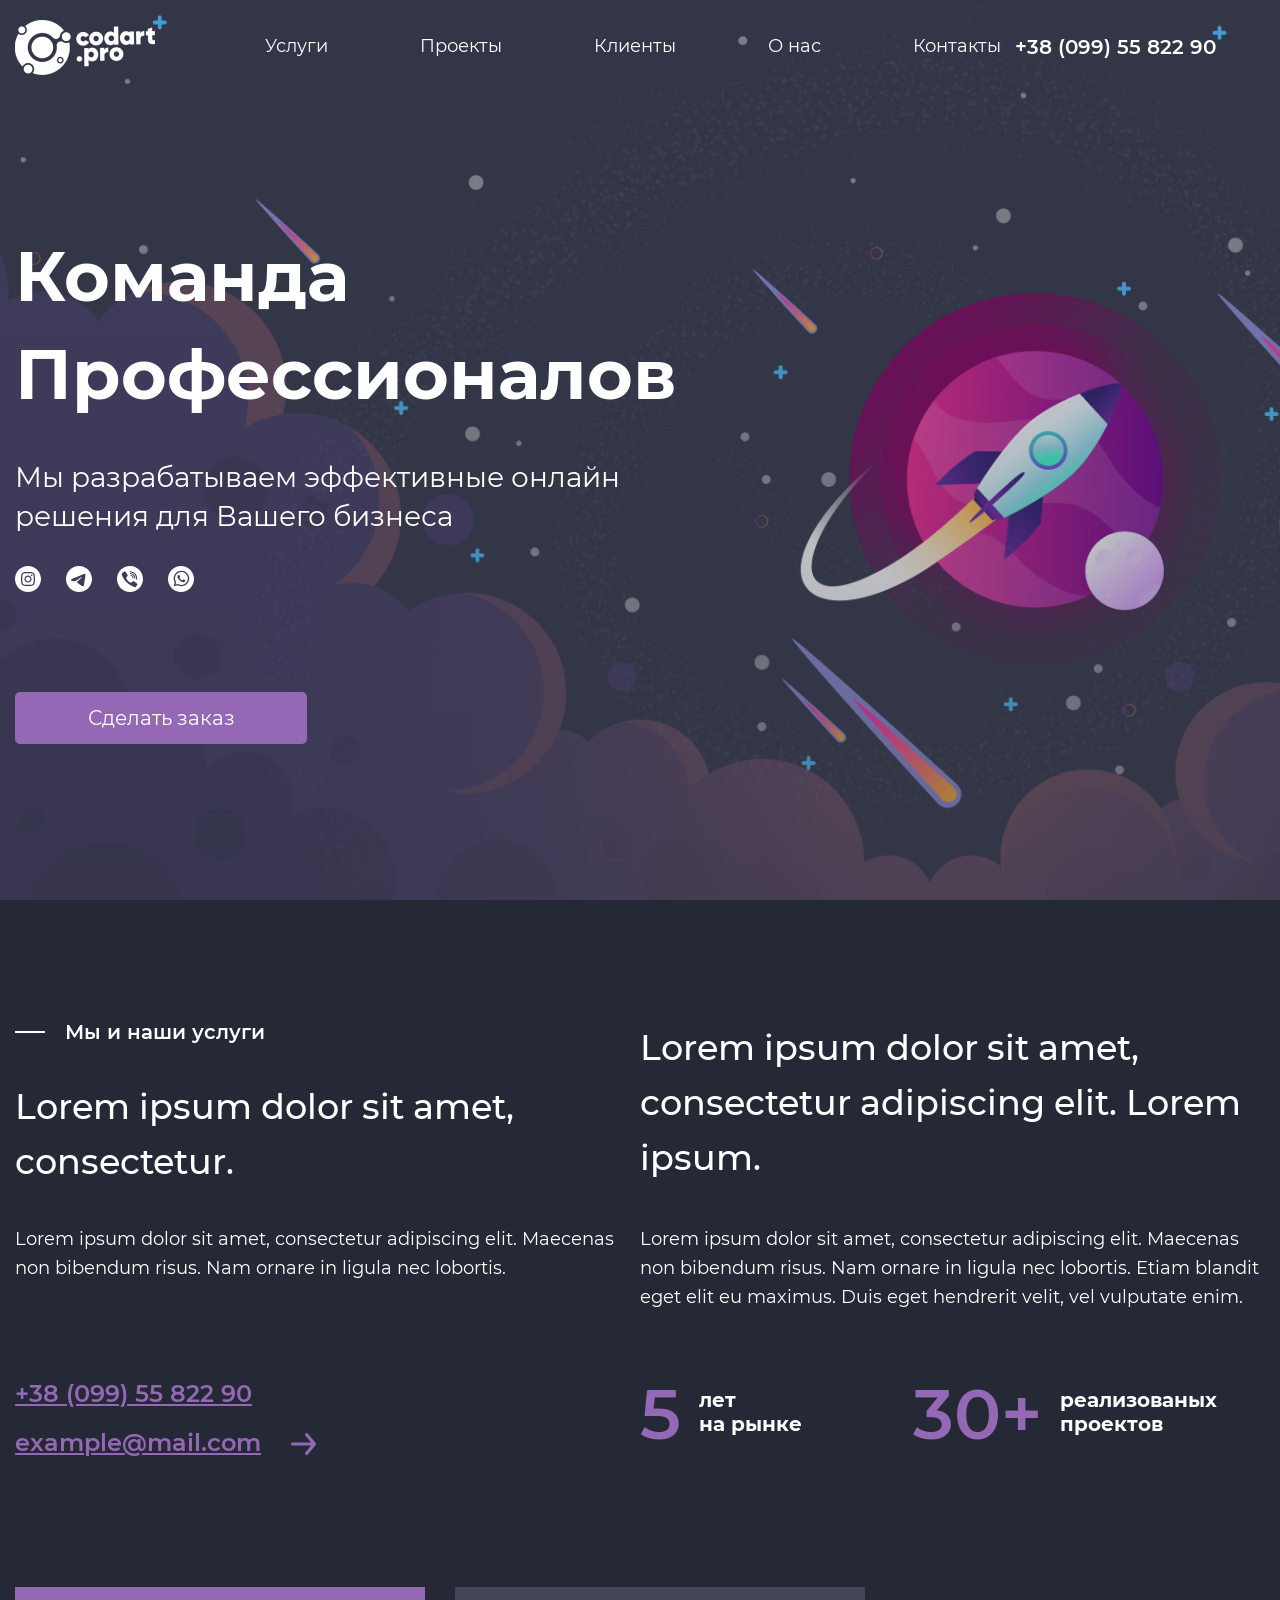
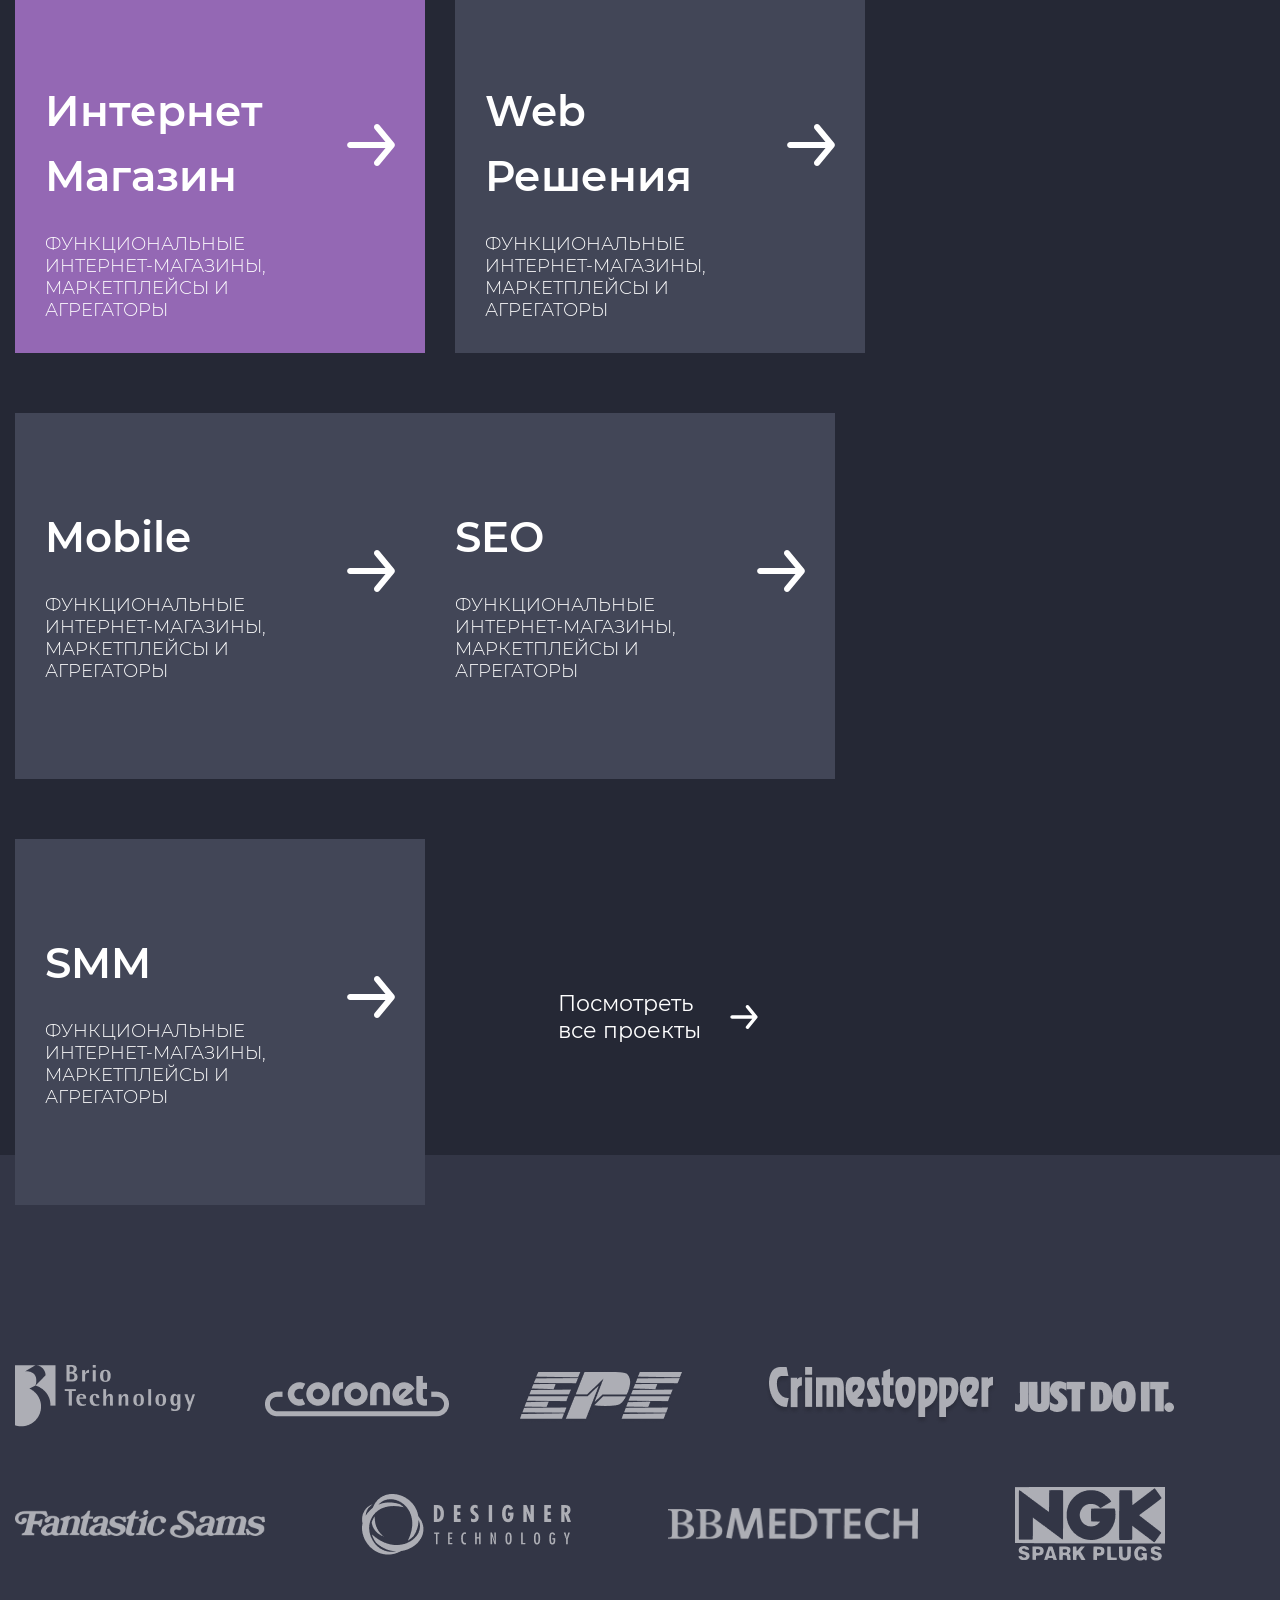
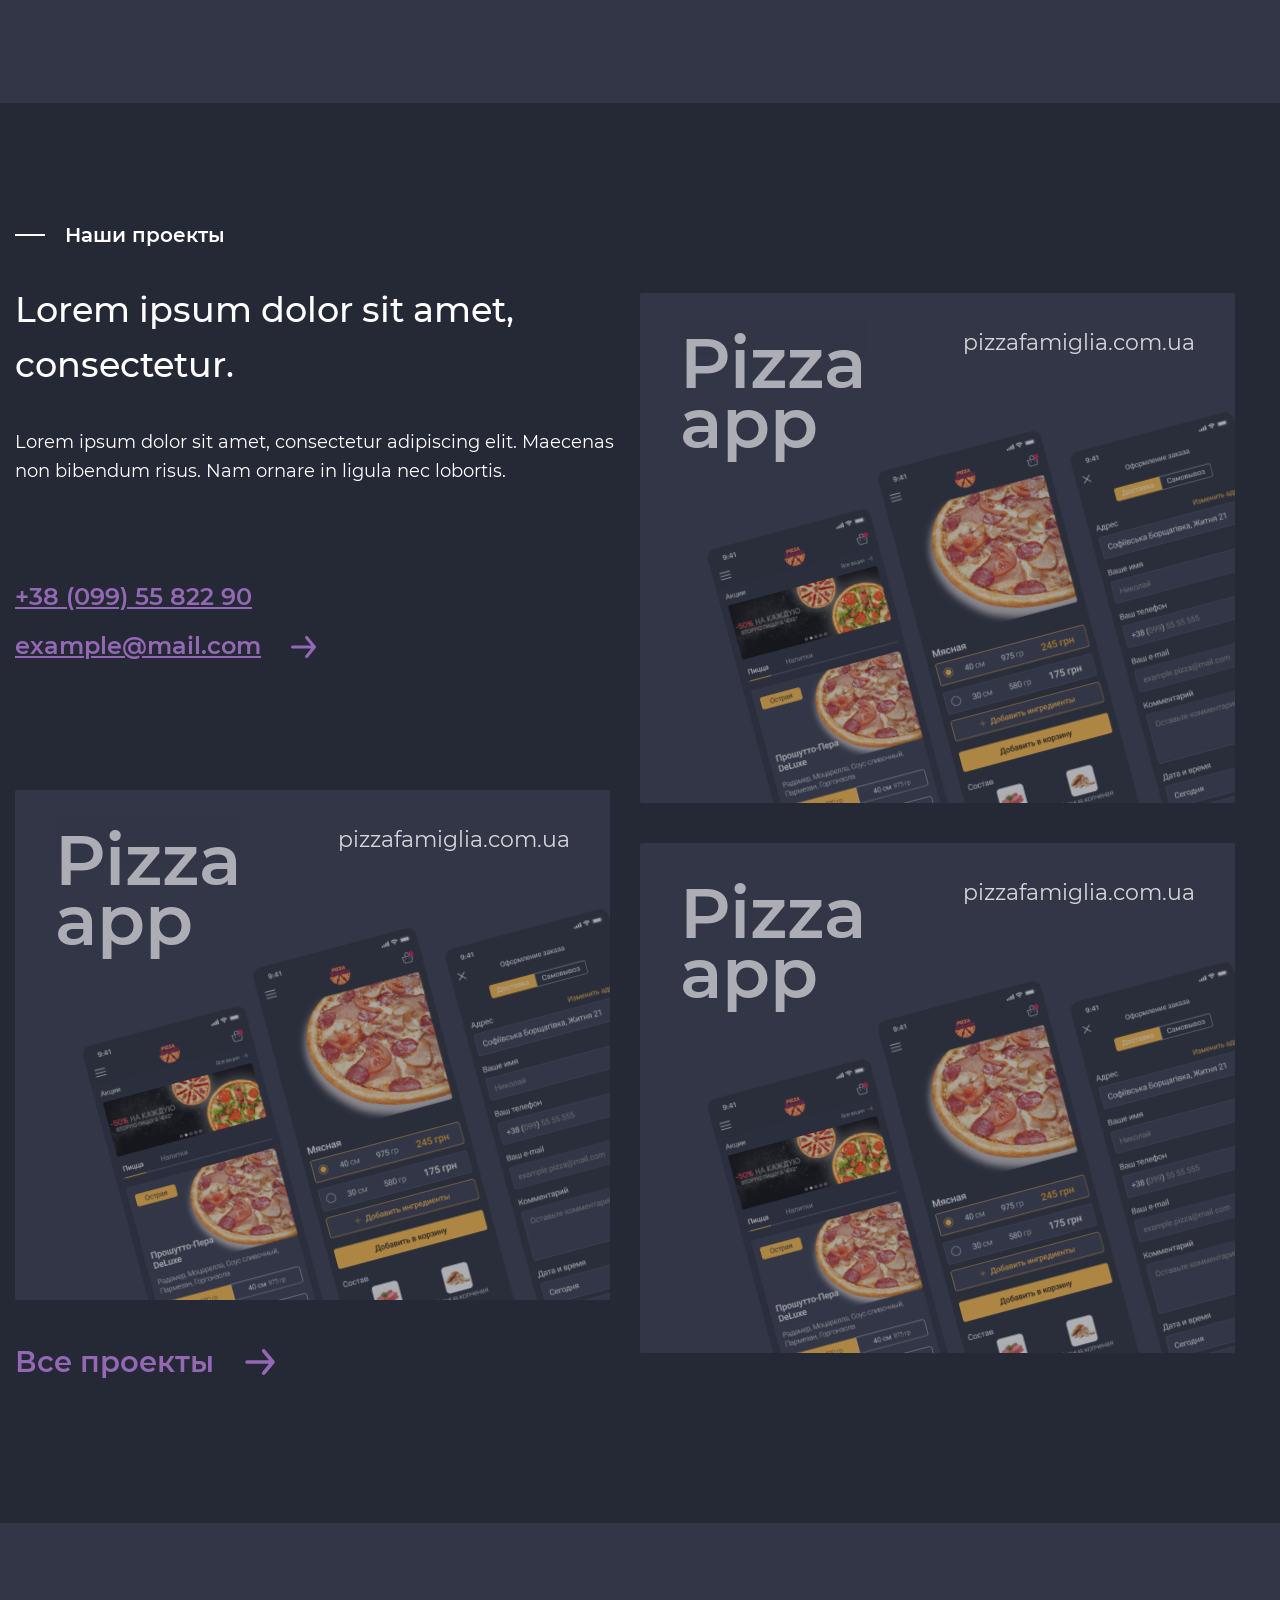
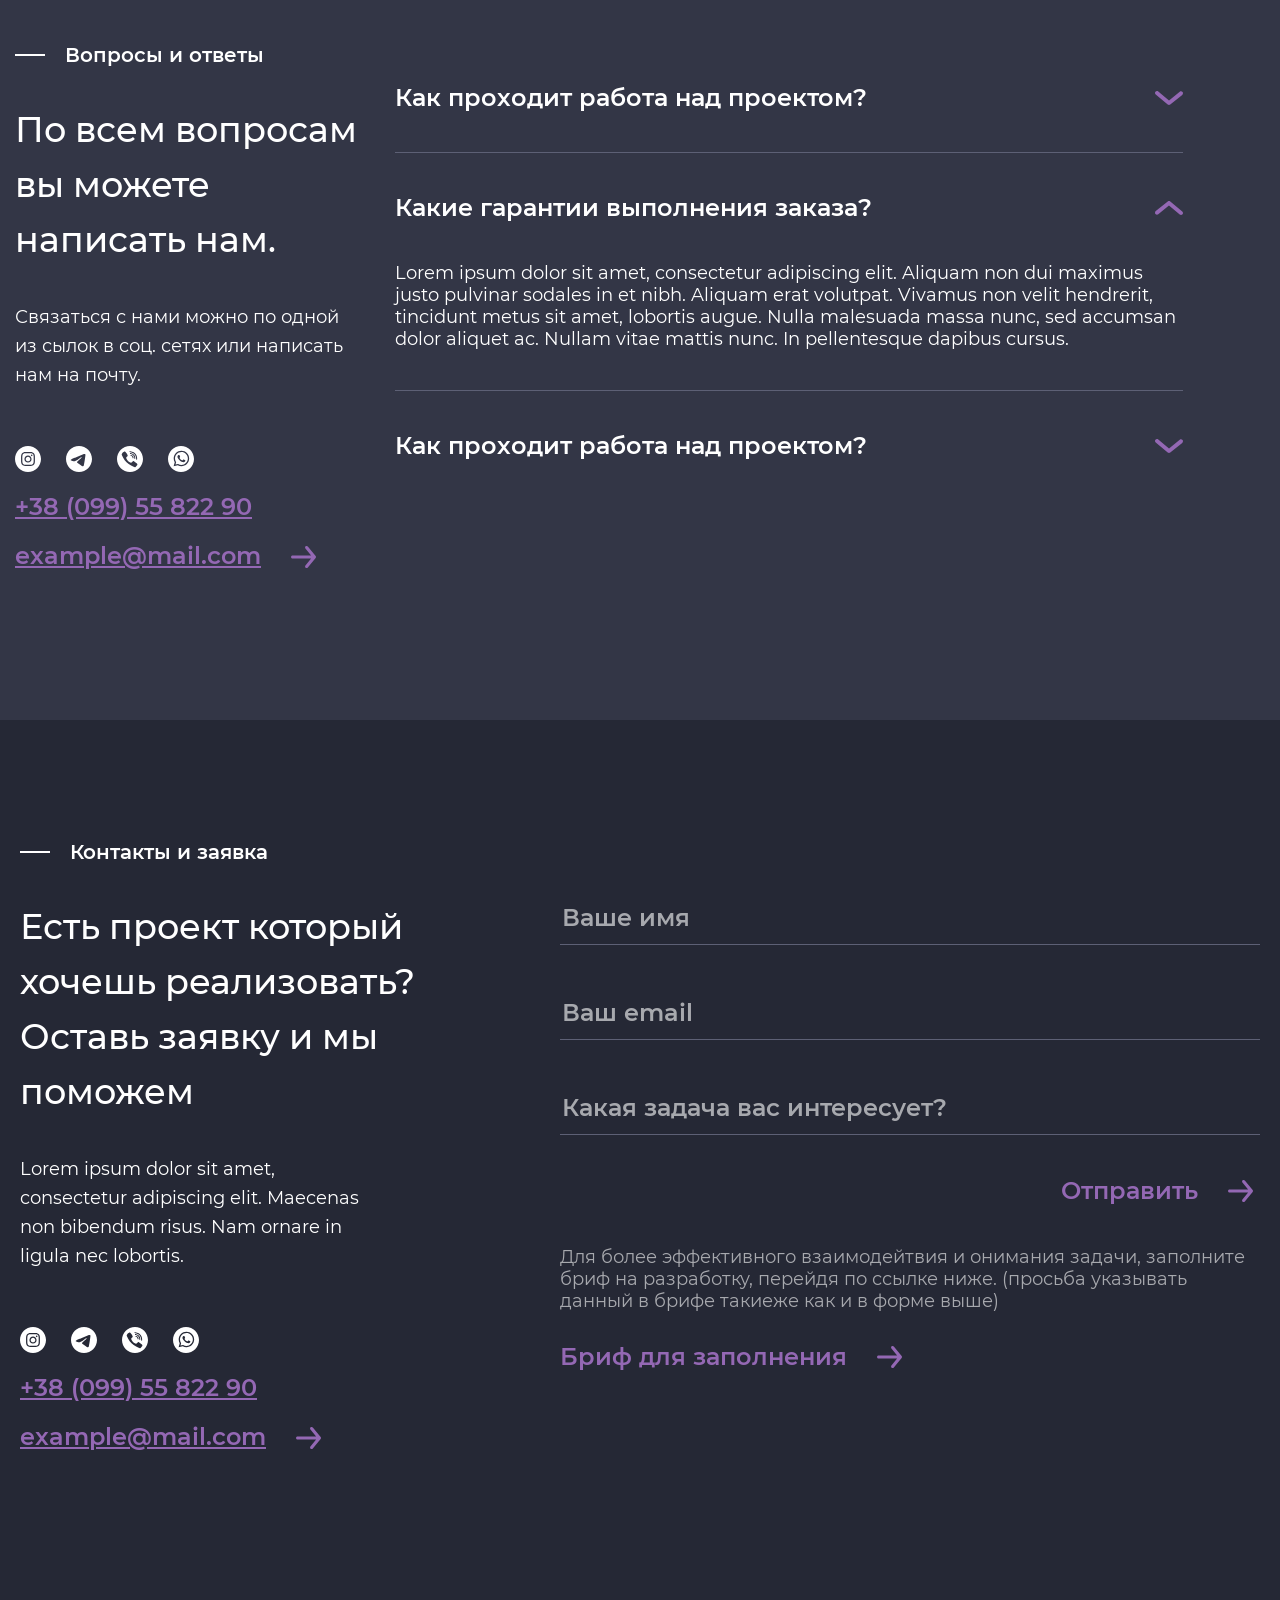
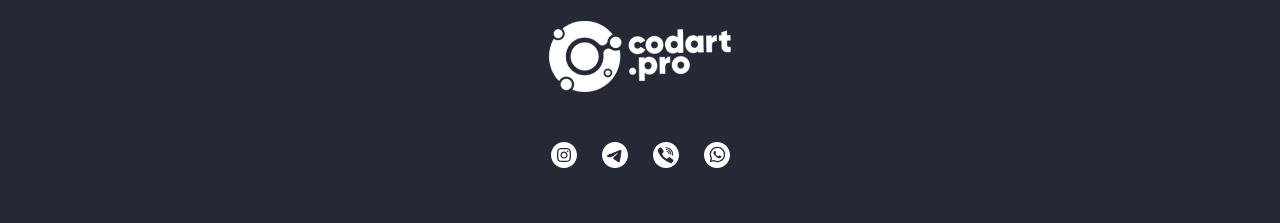
<file: index.html>
<!DOCTYPE html>
<html lang="ru">
<head>
    <meta charset="UTF-8">
    <meta name="viewport" content="width=device-width, initial-scale=1">
    <title>Codart</title>
    <link rel="stylesheet" href="assets/css/firstpage.css">
    <link rel="stylesheet" href="assets/fonts/fonts.css">
</head>
<body>
<div class="wrapper">
    <div class="menu">
        <button class="nav-toggle" type="button" id="nav-toggle">
            <span class="nav-toggle__item">Menu</span>
        </button>
        <a href="" class="header__logo--mobile" data-scroll="#intro">
            <img src="assets/images/logo.png" alt="">
        </a>
        <nav class="nav--mobile">
            <a href="" class="nav__link--mobile" data-scroll="#services">Услуги</a>
            <a href="" class="nav__link--mobile" data-scroll="#works">Проекты</a>
            <a href="" class="nav__link--mobile" data-scroll="#brands">Клиенты</a>
            <a href="" class="nav__link--mobile" data-scroll="#aboutus">О нас</a>
            <a href="" class="nav__link--mobile" data-scroll="#contact">Контакты</a>
        </nav>
        <a href="tel:+380995582290" class="header__tel--mobile">+38 (099) 55 822 90</a>
    </div>
    <div class="content">
        <header class="header" id="header">
            <div class="container">
                <div class="header__inner">
                    <a href="" class="header__logo" id="logo" data-scroll="#intro">
                        <img src="assets/images/logo.png" alt="">
                    </a>
                    <nav class="nav" id="nav">
                        <a href="" class="nav__link" data-scroll="#services">Услуги</a>
                        <a href="" class="nav__link" data-scroll="#works">Проекты</a>
                        <a href="" class="nav__link" data-scroll="#brands">Клиенты</a>
                        <a href="" class="nav__link" data-scroll="#aboutus">О нас</a>
                        <a href="" class="nav__link" data-scroll="#contact">Контакты</a>
                    </nav>
                    <a href="tel:+380995582290" class="header__tel" id="header__tel">+38 (099) 55 822 90</a>
                </div>
            </div>
        </header>

    <!--    Svg-->
        <svg display="none">
            <symbol id="instagram" viewBox="0 0 26 26">
                <path fill-rule="evenodd" clip-rule="evenodd" d="M13 0C5.8203 0 0 5.8203 0 13C0 20.1797 5.8203 26 13 26C20.1797 26 26 20.1797 26 13C26 5.8203 20.1797 0 13 0ZM10.1418 6.10858C10.8813 6.07492 11.1176 6.06669 13.0006 6.06669H12.9985C14.8821 6.06669 15.1175 6.07492 15.8571 6.10858C16.5952 6.14238 17.0993 6.25924 17.5413 6.43069C17.9978 6.60764 18.3834 6.84453 18.7691 7.2302C19.1548 7.61558 19.3917 8.00241 19.5693 8.45843C19.7398 8.89927 19.8568 9.4031 19.8914 10.1412C19.9247 10.8808 19.9333 11.1171 19.9333 13.0001C19.9333 14.8831 19.9247 15.1188 19.8914 15.8584C19.8568 16.5962 19.7398 17.1002 19.5693 17.5412C19.3917 17.9971 19.1548 18.3839 18.7691 18.7693C18.3839 19.1549 17.9976 19.3924 17.5417 19.5695C17.1006 19.741 16.5962 19.8578 15.8581 19.8916C15.1185 19.9253 14.8829 19.9335 12.9998 19.9335C11.1169 19.9335 10.8808 19.9253 10.1412 19.8916C9.40322 19.8578 8.89924 19.741 8.45811 19.5695C8.00238 19.3924 7.61555 19.1549 7.23032 18.7693C6.84479 18.3839 6.6079 17.9971 6.43066 17.541C6.25935 17.1002 6.14249 16.5964 6.10855 15.8582C6.07504 15.1187 6.06666 14.8831 6.06666 13.0001C6.06666 11.1171 6.07533 10.8806 6.1084 10.1411C6.14163 9.40325 6.25863 8.89927 6.43052 8.45828C6.60819 8.00241 6.84508 7.61558 7.23075 7.2302C7.61613 6.84468 8.00296 6.60778 8.45897 6.43069C8.89982 6.25924 9.40365 6.14238 10.1418 6.10858Z"/>
                <path fill-rule="evenodd" clip-rule="evenodd" d="M12.3784 7.31619C12.4991 7.316 12.6291 7.31606 12.7693 7.31612L13.0004 7.31619C14.8516 7.31619 15.071 7.32283 15.802 7.35605C16.478 7.38697 16.8449 7.49992 17.0893 7.59482C17.4129 7.72049 17.6436 7.87071 17.8861 8.11338C18.1288 8.35605 18.279 8.58717 18.4049 8.91073C18.4998 9.15484 18.6129 9.52173 18.6437 10.1977C18.6769 10.9286 18.6842 11.1482 18.6842 12.9985C18.6842 14.8489 18.6769 15.0685 18.6437 15.7994C18.6128 16.4754 18.4998 16.8423 18.4049 17.0864C18.2793 17.4099 18.1288 17.6403 17.8861 17.8828C17.6434 18.1255 17.413 18.2757 17.0893 18.4014C16.8452 18.4967 16.478 18.6094 15.802 18.6403C15.0711 18.6735 14.8516 18.6808 13.0004 18.6808C11.149 18.6808 10.9296 18.6735 10.1987 18.6403C9.52267 18.6091 9.15578 18.4962 8.91123 18.4013C8.58767 18.2756 8.35656 18.1254 8.11389 17.8827C7.87122 17.64 7.721 17.4095 7.59504 17.0858C7.50014 16.8417 7.38704 16.4748 7.35627 15.7988C7.32305 15.0679 7.31641 14.8483 7.31641 12.9968C7.31641 11.1453 7.32305 10.9269 7.35627 10.196C7.38718 9.52 7.50014 9.15311 7.59504 8.9087C7.72071 8.58514 7.87122 8.35403 8.11389 8.11136C8.35656 7.86869 8.58767 7.71847 8.91123 7.59251C9.15564 7.49718 9.52267 7.38451 10.1987 7.35345C10.8383 7.32456 11.0862 7.3159 12.3784 7.31445V7.31619ZM16.7013 8.46742C16.242 8.46742 15.8693 8.83965 15.8693 9.29914C15.8693 9.75847 16.242 10.1311 16.7013 10.1311C17.1607 10.1311 17.5333 9.75847 17.5333 9.29914C17.5333 8.8398 17.1607 8.46713 16.7013 8.46713V8.46742ZM9.43978 13.0001C9.43978 11.0338 11.0339 9.43962 13.0002 9.43955C14.9666 9.43955 16.5604 11.0338 16.5604 13.0001C16.5604 14.9665 14.9667 16.56 13.0004 16.56C11.034 16.56 9.43978 14.9665 9.43978 13.0001Z"/>
                <path d="M13.0006 10.689C14.2769 10.689 15.3117 11.7236 15.3117 13.0001C15.3117 14.2764 14.2769 15.3112 13.0006 15.3112C11.7241 15.3112 10.6895 14.2764 10.6895 13.0001C10.6895 11.7236 11.7241 10.689 13.0006 10.689Z"/>
            </symbol>
            <symbol id="telegram" viewBox="0 0 26 26">
                <path fill-rule="evenodd" clip-rule="evenodd" d="M26 13C26 20.1797 20.1797 26 13 26C5.8203 26 0 20.1797 0 13C0 5.8203 5.8203 0 13 0C20.1797 0 26 5.8203 26 13ZM8.70543 11.8092C7.40316 12.3778 6.0651 12.962 4.84157 13.6359L4.84148 13.636C4.20259 14.1038 5.05181 14.4346 5.84842 14.745C5.97507 14.7943 6.10039 14.8431 6.21818 14.8919C6.31621 14.922 6.41589 14.9538 6.51691 14.986C7.40289 15.2683 8.39083 15.583 9.25097 15.1095C10.6639 14.2979 11.9974 13.3595 13.3298 12.4218C13.7663 12.1146 14.2028 11.8074 14.6419 11.5048C14.6624 11.4917 14.6856 11.4766 14.711 11.4602C15.0851 11.2177 15.9263 10.6724 15.6151 11.4238C14.8793 12.2285 14.0912 12.9408 13.2987 13.657C12.7647 14.1397 12.2287 14.6242 11.7054 15.1398C11.2496 15.5101 10.7764 16.2548 11.2867 16.7733C12.4621 17.5961 13.6559 18.399 14.8489 19.2015C15.2372 19.4626 15.6253 19.7236 16.0127 19.9853C16.6693 20.5095 17.6955 20.0855 17.8398 19.2663C17.904 18.8894 17.9685 18.5126 18.0329 18.1358C18.3891 16.0532 18.7454 13.97 19.0602 11.8806C19.103 11.5529 19.1515 11.2252 19.2 10.8973C19.3176 10.1026 19.4353 9.30698 19.4721 8.50802C19.3773 7.71071 18.4106 7.88602 17.8726 8.0653C15.1072 9.11754 12.3695 10.2478 9.64268 11.398C9.33379 11.5348 9.02066 11.6715 8.70543 11.8092Z"/>
            </symbol>
            <symbol id="viber" viewBox="0 0 26 26">
                <path fill-rule="evenodd" clip-rule="evenodd" d="M13 0C20.1797 0 26 5.8203 26 13C26 20.1797 20.1797 26 13 26C5.8203 26 0 20.1797 0 13C0 5.8203 5.8203 0 13 0ZM16.4635 11.3525C16.4003 10.8388 16.2424 10.4355 15.962 10.0782C15.5979 9.6182 15.1327 9.34273 14.4438 9.17932C13.9949 9.0704 13.8136 9.0829 13.6512 9.23121C13.5 9.37015 13.4704 9.6487 13.586 9.82908C13.6673 9.96 13.761 10.0069 14.0218 10.0581C14.3691 10.122 14.6091 10.2049 14.8274 10.3297C15.2907 10.5973 15.5065 11.016 15.5296 11.6938C15.5404 12.012 15.5679 12.1099 15.6791 12.2227C15.8851 12.4291 16.2518 12.3889 16.4073 12.142C16.4644 12.049 16.4731 12.0085 16.4791 11.7923C16.4831 11.6586 16.4773 11.4594 16.4635 11.3525ZM16.4696 8.20094C17.5713 9.09178 18.1868 10.3579 18.2783 11.9317C18.3168 12.5515 18.2657 12.7534 18.047 12.8684C17.8497 12.9749 17.6261 12.9399 17.4727 12.7794C17.3711 12.6751 17.3321 12.5324 17.3335 12.2797C17.338 11.5811 17.1771 10.801 16.9154 10.2596C16.6125 9.62951 16.1443 9.09332 15.5553 8.7013C15.0394 8.35699 14.3567 8.12442 13.6947 8.0665C13.2653 8.02893 13.112 7.95621 13.0295 7.75036C12.9785 7.62722 12.992 7.41435 13.0518 7.319C13.1084 7.23108 13.2354 7.13385 13.3252 7.10815C13.4204 7.08039 13.975 7.12892 14.2763 7.18879C15.0987 7.35618 15.8489 7.70038 16.4696 8.20094ZM20.2866 17.9922C20.2558 17.9022 20.184 17.7635 20.1327 17.6838C19.8094 17.1956 18.0724 15.8363 17.2052 15.3917C16.7101 15.1373 16.3432 15.0526 16.0712 15.1322C15.7787 15.2145 15.6247 15.3506 15.1347 15.9596C14.9372 16.2037 14.7345 16.4324 14.6806 16.4684C14.5471 16.5609 14.2855 16.6354 14.1007 16.6354C13.6722 16.6328 12.8948 16.3553 12.297 15.9904C11.8326 15.7078 11.2374 15.2016 10.7807 14.7005C10.2419 14.1121 9.87503 13.593 9.58507 13.0072C9.2105 12.2543 9.11557 11.7943 9.27205 11.4577C9.31055 11.3729 9.36187 11.283 9.38493 11.2547C9.40804 11.229 9.64923 11.0311 9.91603 10.8153C10.4395 10.399 10.5241 10.304 10.6216 10.0187C10.7448 9.65639 10.7114 9.28637 10.5216 8.9138C10.3753 8.63113 9.99302 8.01443 9.71594 7.61616C9.34904 7.09198 8.43564 5.97164 8.25345 5.81999C7.92505 5.55278 7.50431 5.5065 7.03987 5.6864C6.54987 5.87656 5.63132 6.61659 5.23875 7.13309C4.88468 7.60074 4.74875 7.9322 4.7282 8.36904C4.71025 8.72877 4.74103 8.87781 4.9309 9.33778C6.41644 12.9455 8.63318 15.826 11.6787 18.1129C13.2694 19.3078 14.9192 20.2174 16.6305 20.8393C17.6285 21.2016 18.0622 21.2196 18.5727 20.9215C18.7882 20.793 19.3219 20.2457 19.6195 19.8474C20.1122 19.1844 20.2943 18.8787 20.3456 18.6346C20.3816 18.4675 20.3533 18.1772 20.2866 17.9922ZM19.6306 9.85862C19.9432 10.6727 20.093 11.4029 20.1259 12.2931C20.1311 12.4689 20.1287 12.7911 20.1173 13.0094C20.0936 13.4278 20.0709 13.5109 19.9504 13.6216C19.7568 13.8033 19.3794 13.76 19.2363 13.541C19.1616 13.4236 19.1511 13.3376 19.1656 12.8487C19.2071 11.4028 18.9146 10.2706 18.2101 9.13853C17.3683 7.78032 16.1091 6.86537 14.4716 6.41775C14.054 6.30381 13.7021 6.23437 13.1548 6.16069C12.7983 6.11403 12.7202 6.0943 12.6322 6.04014C12.3664 5.86989 12.3629 5.4388 12.6279 5.26596C12.7646 5.17472 12.8654 5.17064 13.3111 5.22772C14.6181 5.39105 15.7843 5.77939 16.7426 6.36623C17.4294 6.78742 17.8625 7.1658 18.4201 7.82849C19.0098 8.53527 19.3221 9.05783 19.6306 9.85862Z"/>
            </symbol>
            <symbol id="whatsapp" viewBox="0 0 26 26">
                <path fill-rule="evenodd" clip-rule="evenodd" d="M0 13C0 20.1797 5.8203 26 13 26C20.1797 26 26 20.1797 26 13C26 5.8203 20.1797 0 13 0C5.8203 0 0 5.8203 0 13ZM21.1587 12.5025C21.157 16.7636 17.6906 20.2309 13.4285 20.2326H13.4253C12.1316 20.2322 10.8603 19.9076 9.73127 19.2917L5.63337 20.3667L6.73003 16.361C6.05356 15.1886 5.6976 13.8588 5.69818 12.4964C5.69987 8.23424 9.16764 4.76666 13.4285 4.76666C15.4964 4.76755 17.4373 5.57259 18.8967 7.03376C20.3562 8.49485 21.1595 10.437 21.1587 12.5025Z"/>
                <path fill-rule="evenodd" clip-rule="evenodd" d="M7.48946 18.5301L9.92121 17.8922L10.1558 18.0315C11.1423 18.6169 12.2731 18.9266 13.426 18.927H13.4286C16.9699 18.927 19.8522 16.0447 19.8536 12.502C19.8542 10.7852 19.1866 9.17095 17.9735 7.95648C16.7605 6.74201 15.1473 6.07286 13.4311 6.07227C9.88712 6.07227 7.00482 8.9543 7.00342 12.4968C7.00292 13.7108 7.34261 14.8931 7.98576 15.9161L8.13853 16.1592L7.48946 18.5301ZM17.0585 14.1667C17.1932 14.2318 17.2842 14.2758 17.323 14.3406C17.3713 14.4212 17.3713 14.8079 17.2104 15.2591C17.0494 15.7103 16.2777 16.1221 15.9066 16.1775C15.5738 16.2273 15.1527 16.248 14.69 16.101C14.4095 16.012 14.0498 15.8931 13.5889 15.6941C11.7782 14.9122 10.5545 13.1572 10.3232 12.8255C10.307 12.8023 10.2957 12.786 10.2893 12.7776L10.2878 12.7755C10.1856 12.6391 9.50065 11.7253 9.50065 10.7795C9.50065 9.88981 9.93769 9.42347 10.1389 9.20882C10.1526 9.19411 10.1653 9.18058 10.1767 9.16818C10.3537 8.97481 10.563 8.92647 10.6917 8.92647C10.8205 8.92647 10.9494 8.92766 11.0619 8.93331C11.0758 8.93401 11.0903 8.93392 11.1052 8.93383C11.2177 8.93317 11.3581 8.93235 11.4965 9.26487C11.5498 9.39284 11.6277 9.58257 11.7099 9.78266C11.8761 10.1873 12.0597 10.6344 12.092 10.699C12.1403 10.7957 12.1725 10.9085 12.1081 11.0375C12.0985 11.0568 12.0895 11.075 12.081 11.0925C12.0326 11.1912 11.9971 11.2638 11.915 11.3596C11.8827 11.3973 11.8494 11.4379 11.816 11.4786C11.7496 11.5595 11.6831 11.6404 11.6253 11.698C11.5286 11.7944 11.4279 11.8989 11.5406 12.0922C11.6532 12.2856 12.0409 12.9181 12.6151 13.4303C13.2323 13.9808 13.7688 14.2135 14.0407 14.3315C14.0938 14.3545 14.1368 14.3732 14.1684 14.389C14.3615 14.4857 14.4741 14.4695 14.5868 14.3406C14.6995 14.2117 15.0697 13.7766 15.1984 13.5833C15.3271 13.39 15.456 13.4222 15.633 13.4866C15.8101 13.5511 16.7597 14.0183 16.9528 14.115C16.9905 14.1339 17.0258 14.1509 17.0585 14.1667Z"/>
            </symbol>
            <symbol id="arrow" viewBox="0 0 25 22">
                <path fill-rule="evenodd" clip-rule="evenodd" d="M1.5625 12.5715H20.1016L14.425 19.423C13.8719 20.0893 13.9625 21.0809 14.625 21.6356C15.2891 22.1919 16.2734 22.1007 16.8266 21.4344L24.6391 12.0058C24.7 11.9319 24.7297 11.8455 24.775 11.7638C24.8125 11.6978 24.8578 11.6412 24.8859 11.5689C24.9562 11.3882 24.9984 11.1981 24.9984 11.0064C24.9984 11.0048 25 11.0016 25 11.0001C25 10.9985 24.9984 10.9954 24.9984 10.9938C24.9984 10.8021 24.9562 10.6119 24.8859 10.4312C24.8578 10.3589 24.8125 10.3024 24.775 10.2364C24.7297 10.1546 24.7 10.0682 24.6391 9.99435L16.8266 0.565718C16.5156 0.193287 16.0719 0 15.625 0C15.2719 0 14.9172 0.119429 14.625 0.364574C13.9625 0.919292 13.8719 1.91087 14.425 2.57716L20.1016 9.42863H1.5625C0.7 9.42863 0 10.1326 0 11.0001C0 11.8675 0.7 12.5715 1.5625 12.5715Z"/>
            </symbol>
            <symbol id="bottomarrow" viewBox="0 0 28 14">
                <path fill-rule="evenodd" clip-rule="evenodd" d="M14.0001 14C13.5441 14 13.0901 13.846 12.7201 13.536L0.719832 3.53525C-0.128184 2.82919 -0.244186 1.5671 0.463827 0.719043C1.16984 -0.129018 2.42986 -0.243027 3.27988 0.463024L14.0221 9.41567L24.7463 0.785048C25.6063 0.0929976 26.8663 0.229007 27.5583 1.08907C28.2503 1.94913 28.1143 3.20722 27.2543 3.90127L15.2541 13.558C14.8881 13.852 14.4441 14 14.0001 14Z"/>
            </symbol>
        </svg>
        <section class="intro" id="intro">
            <div class="container">
                <div class="intro__inner">
                    <h1 class="intro__title">Команда <br> Профессионалов</h1>
                    <h2 class="intro__text">Мы разрабатываем эффективные онлайн решения для Вашего бизнеса</h2>
                    <div class="intro__socials">
                        <a href="#" class="social__link">
                            <svg>
                                <use xlink:href="#instagram"></use>
                            </svg>
                        </a>
                        <a href="#" class="social__link">
                            <svg>
                                <use xlink:href="#telegram"></use>
                            </svg>
                        </a>
                        <a href="#" class="social__link">
                            <svg>
                                <use xlink:href="#viber"></use>
                            </svg>
                        </a>
                        <a href="#" class="social__link">
                            <svg>
                                <use xlink:href="#whatsapp"></use>
                            </svg>
                        </a>
                    </div>
                    <button class="intro__btn" data-scroll="#contact">Сделать заказ</button>
                </div>
            </div>
        </section>
        <section class="about" id="services">
            <div class="container">
                <div class="about__inner">
                    <div class="about__item">
                        <div class="about__toptext"><p>Мы и наши услуги</p></div>
                        <h2 class="about__title">Lorem ipsum dolor sit amet, consectetur.</h2>
                        <div class="about__text">
                            <p>Lorem ipsum dolor sit amet, consectetur adipiscing elit. Maecenas non bibendum risus. Nam ornare in ligula nec lobortis. </p>
                        </div>
                        <a href="tel:+380995582290" class="about__tel">+38 (099) 55 822 90</a>
                        <a href="mailto:example@mail.com" class="about__mail">example@mail.com
                            <svg>
                                <use xlink:href="#arrow"></use>
                            </svg>
                        </a>
                    </div>
                    <div class="about__item">
                        <h2 class="about__title about__title--second">Lorem ipsum dolor sit amet, consectetur adipiscing elit.
                            Lorem ipsum.</h2>
                        <div class="about__text about__text--second">
                            <p>Lorem ipsum dolor sit amet, consectetur adipiscing elit. Maecenas non bibendum risus. Nam ornare in ligula nec lobortis. Etiam blandit eget elit eu maximus. Duis eget hendrerit velit, vel vulputate enim.</p>
                        </div>
                        <div class="about__counts">
                            <div class="about__count">
                                <div class="about__count--number">5</div>
                                <div class="about__count--text">лет<br>
                                    на рынке</div>
                            </div>
                            <div class="about__count">
                                <div class="about__count--number">30+</div>
                                <div class="about__count--text">реализованых <br>
                                    проектов</div>
                            </div>
                        </div>
                    </div>
                </div>
                </div>
        </section>
        <section class="cards" >
            <div class="container">
                <div class="about__cards">
                    <a href="secondpage.html?category=internetshop" class="about__cards--item">
                        <div class="about__cards__content">
                            <div class="about__cards__title">
                                <h3>Интернет Магазин</h3>
                                <svg class="cards__arrow">
                                    <use xlink:href="#arrow"></use>
                                </svg>
                            </div>
                            <div class="about__cards__text"><p>ФУНКЦИОНАЛЬНЫЕ ИНТЕРНЕТ-МАГАЗИНЫ, МАРКЕТПЛЕЙСЫ И АГРЕГАТОРЫ
                            </p></div>
                        </div>
                    </a>
                    <a href="secondpage.html?category=web" class="about__cards--item">
                        <div class="about__cards__content">
                            <div class="about__cards__title">
                                <h3>Web Решения</h3>
                                <svg class="cards__arrow">
                                    <use xlink:href="#arrow"></use>
                                </svg>
                            </div>
                            <div class="about__cards__text"><p>ФУНКЦИОНАЛЬНЫЕ ИНТЕРНЕТ-МАГАЗИНЫ, МАРКЕТПЛЕЙСЫ И АГРЕГАТОРЫ
                            </p></div>
                        </div>
                    </a>
                    <a href="secondpage.html?category=mobile" class="about__cards--item">
                        <div class="about__cards__content">
                            <div class="about__cards__title about__cards__title--small">
                                <h3>Mobile</h3>
                                <svg class="cards__arrow">
                                    <use xlink:href="#arrow"></use>
                                </svg>
                            </div>
                            <div class="about__cards__text"><p>ФУНКЦИОНАЛЬНЫЕ ИНТЕРНЕТ-МАГАЗИНЫ, МАРКЕТПЛЕЙСЫ И АГРЕГАТОРЫ
                            </p></div>
                        </div>
                    </a>
                    <a href="secondpage.html?category=seo" class="about__cards--item">
                        <div class="about__cards__content">
                            <div class="about__cards__title about__cards__title--small">
                                <h3>SEO</h3>
                                <svg class="cards__arrow">
                                    <use xlink:href="#arrow"></use>
                                </svg>
                            </div>
                            <div class="about__cards__text"><p>ФУНКЦИОНАЛЬНЫЕ ИНТЕРНЕТ-МАГАЗИНЫ, МАРКЕТПЛЕЙСЫ И АГРЕГАТОРЫ
                            </p></div>
                        </div>
                    </a>
                    <a href="secondpage.html?category=smm" class="about__cards--item">
                        <div class="about__cards__content">
                            <div class="about__cards__title about__cards__title--small">
                                <h3>SMM</h3>
                                <svg class="cards__arrow">
                                    <use xlink:href="#arrow"></use>
                                </svg>
                            </div>
                            <div class="about__cards__text"><p>ФУНКЦИОНАЛЬНЫЕ ИНТЕРНЕТ-МАГАЗИНЫ, МАРКЕТПЛЕЙСЫ И АГРЕГАТОРЫ
                            </p></div>
                        </div>
                    </a>
                    <div class="about__cards--item about__cards--item__more">
                        <div class="about__cards__more">
                            <a href="secondpage.html?category=internetshop" class="about__cards__more--text">Посмотреть все проекты</a>
                            <svg>
                                <use xlink:href="#arrow"></use>
                            </svg>
                        </div>
                    </div>
                </div>
            </div>
        </section>
        <section class="brands" id="brands">
            <div class="container">
                <div class="brands__inner">
                    <div class="brands__item">
                        <img src="assets/images/brands/brio.png" alt="">
                    </div>
                    <div class="brands__item">
                        <img src="assets/images/brands/coronet.png" alt="">
                    </div>
                    <div class="brands__item">
                        <img src="assets/images/brands/epe.png" alt="">
                    </div>
                    <div class="brands__item">
                        <img src="assets/images/brands/crimestoppper.png" alt="">
                    </div>
                    <div class="brands__item">
                        <img src="assets/images/brands/justdoit.png" alt="">
                    </div>
                    <div class="brands__item brands__item--last">
                        <img src="assets/images/brands/fantastic.png" alt="">
                    </div>
                    <div class="brands__item brands__item--last">
                        <img src="assets/images/brands/designer.png" alt="">
                    </div>
                    <div class="brands__item brands__item--last">
                        <img src="assets/images/brands/bbmedtech.png" alt="">
                    </div>
                    <div class="brands__item brands__item--last">
                        <img src="assets/images/brands/ngk.png" alt="">
                    </div>
                </div>
            </div>
        </section>
        <section class="works" id="works">
            <div class="container">
                <div class="works__inner">
                    <div class="works__col">
                        <div class="works__item works__item--text">
                            <div class="about__toptext about__toptext--works"><p>Наши проекты</p></div>
                            <h2 class="about__title">Lorem ipsum dolor sit amet, consectetur.</h2>
                            <div class="about__text about__text--works">
                                <p>Lorem ipsum dolor sit amet, consectetur adipiscing elit. Maecenas non bibendum risus. Nam ornare in ligula nec lobortis. </p>
                            </div>
                            <a href="tel:+380995582290" class="about__tel about__tel--works">+38 (099) 55 822 90</a>
                            <a href="mailto:example@mail.com" class="about__mail about__mail--works">example@mail.com
                                <svg>
                                    <use xlink:href="#arrow"></use>
                                </svg>
                            </a>
                        </div>
                        <a href="portfolio1.html" class="works__link">
                        <div class="works__item works__item--cards">
                            <div class="works__item--content">
                                <div class="works__item--title">Pizza app</div>
                                <div class="works__item--mail">pizzafamiglia.com.ua</div>
                            </div>
                            <div class="works__item--image">
                                <img src="assets/images/works/pizza.png" alt="">
                            </div>
                        </div>
                        </a>
                        <a href="secondpage.html?category=internetshop" class="works__more">
                            <span class="works__more--text">Все проекты</span>
                            <svg>
                                <use xlink:href="#arrow"></use>
                            </svg>
                        </a>
                    </div>
                    <div class="works__col">
                        <a href="portfolio1.html" class="works__link">
                        <div class="works__item works__item--cards">
                            <div class="works__item--content">
                                <div class="works__item--title">Pizza app</div>
                                <div class="works__item--mail">pizzafamiglia.com.ua</div>
                            </div>
                            <div class="works__item--image">
                                <img src="assets/images/works/pizza.png" alt="">
                            </div>
                        </div>
                        </a>
                        <a href="portfolio1.html" class="works__link">
                        <div class="works__item works__item--cards">
                            <div class="works__item--content">
                                <div class="works__item--title">Pizza app</div>
                                <div class="works__item--mail">pizzafamiglia.com.ua</div>
                            </div>
                            <div class="works__item--image">
                                <img src="assets/images/works/pizza.png" alt="">
                            </div>
                        </div>
                        </a>
                    </div>
                </div>
            </div>
        </section>
        <section class="answer" id="aboutus">
            <div class="container">
                <div class="answer__inner">
                    <div class="works__item works__item--answer">
                        <div class="about__toptext about__toptext--works"><p>Вопросы и ответы</p></div>
                        <h2 class="about__title">По всем вопросам вы можете написать нам.</h2>
                        <div class="about__text about__text--answer">
                            <p>Связаться с нами можно по одной из сылок в соц. сетях или написать нам на почту.</p>
                        </div>
                        <div class="intro__socials intro__socials--answer">
                            <a target="_blank" href="#" class="social__link">
                                <svg>
                                    <use xlink:href="#instagram"></use>
                                </svg>
                            </a>
                            <a target="_blank" href="#" class="social__link">
                                <svg>
                                    <use xlink:href="#telegram"></use>
                                </svg>
                            </a>
                            <a target="_blank" href="#" class="social__link">
                                <svg>
                                    <use xlink:href="#viber"></use>
                                </svg>
                            </a>
                            <a target="_blank" href="#" class="social__link">
                                <svg>
                                    <use xlink:href="#whatsapp"></use>
                                </svg>
                            </a>
                        </div>
                        <a href="tel:+380995582290" class="about__tel about__tel--works">+38 (099) 55 822 90</a>
                        <a href="mailto:example@mail.com" class="about__mail about__mail--works">example@mail.com
                            <svg>
                                <use xlink:href="#arrow"></use>
                            </svg>
                        </a>
                    </div>
                    <div class="accordeon">
                        <div class="accordeon__item">
                            <div class="accordeon__header">
                                <div class="accordeon__title">Как проходит работа над проектом?</div>
                                <svg class="arrow__to__bottom">
                                    <use xlink:href="#bottomarrow"></use>
                                </svg>
                            </div>
                            <div class="accordeon__text">
                                <p>Lorem ipsum dolor sit amet, consectetur adipiscing elit.
                                    Aliquam non dui maximus justo pulvinar sodales in et nibh.
                                    Aliquam erat volutpat. Vivamus non velit hendrerit, tincidunt metus sit amet,
                                    lobortis augue. Nulla malesuada massa nunc, sed accumsan dolor aliquet ac.
                                    Nullam vitae mattis nunc. In pellentesque dapibus cursus.</p>
                            </div>
                        </div>
                        <div class="accordeon__item active">
                            <div class="accordeon__header">
                                <div class="accordeon__title">Какие гарантии выполнения заказа?</div>
                                <svg class="arrow__to__bottom">
                                    <use xlink:href="#bottomarrow"></use>
                                </svg>
                            </div>
                            <div class="accordeon__text">
                                <p>Lorem ipsum dolor sit amet, consectetur adipiscing elit.
                                    Aliquam non dui maximus justo pulvinar sodales in et nibh.
                                    Aliquam erat volutpat. Vivamus non velit hendrerit, tincidunt metus sit amet,
                                    lobortis augue. Nulla malesuada massa nunc, sed accumsan dolor aliquet ac.
                                    Nullam vitae mattis nunc. In pellentesque dapibus cursus.</p>
                            </div>
                        </div>
                        <div class="accordeon__item">
                            <div class="accordeon__header">
                                <div class="accordeon__title">Как проходит работа над проектом?</div>
                                <svg class="arrow__to__bottom">
                                    <use xlink:href="#bottomarrow"></use>
                                </svg>
                            </div>
                            <div class="accordeon__text">
                                <p>Lorem ipsum dolor sit amet, consectetur adipiscing elit.
                                    Aliquam non dui maximus justo pulvinar sodales in et nibh.
                                    Aliquam erat volutpat. Vivamus non velit hendrerit, tincidunt metus sit amet,
                                    lobortis augue. Nulla malesuada massa nunc, sed accumsan dolor aliquet ac.
                                    Nullam vitae mattis nunc. In pellentesque dapibus cursus.</p>
                            </div>
                        </div>
                    </div>
                </div>
            </div>
        </section>
        <footer class="footer" id="contact">
            <div class="container">
                <div class="footer__inner">
                        <div class="works__item works__item--footer">
                            <div class="about__toptext about__toptext--works"><p>Контакты и заявка</p></div>
                            <h2 class="about__title">Есть проект который хочешь реализовать? Оставь заявку и мы поможем</h2>
                            <div class="about__text about__text--answer">
                                <p>Lorem ipsum dolor sit amet, consectetur adipiscing elit. Maecenas non bibendum risus. Nam ornare in ligula nec lobortis. </p>
                            </div>
                            <div class="intro__socials intro__socials--answer">
                                <a target="_blank" href="#" class="social__link">
                                    <svg>
                                        <use xlink:href="#instagram"></use>
                                    </svg>
                                </a>
                                <a target="_blank" href="#" class="social__link">
                                    <svg>
                                        <use xlink:href="#telegram"></use>
                                    </svg>
                                </a>
                                <a target="_blank" href="#" class="social__link">
                                    <svg>
                                        <use xlink:href="#viber"></use>
                                    </svg>
                                </a>
                                <a target="_blank" href="#" class="social__link">
                                    <svg>
                                        <use xlink:href="#whatsapp"></use>
                                    </svg>
                                </a>
                            </div>
                            <a href="tel:+380995582290" class="about__tel about__tel--works">+38 (099) 55 822 90</a>
                            <a href="mailto:example@mail.com" class="about__mail about__mail--works">example@mail.com
                                <svg>
                                    <use xlink:href="#arrow"></use>
                                </svg>
                            </a>
                        </div>
                    <div class="footer__item">
                        <form action="" method="post" class="form">

                                <label for="name">Ваше имя</label>
                                <input  id="name" type="text" placeholder="Ваше имя" class="footer__input" required autocomplete="on">

                                <label for="email">Ваш email</label>
                                <input id="email" type="email" placeholder="Ваш email" class="footer__input" required autocomplete="on">

                                <label for="textarea">Какая задача вас интересует?</label>
                                <input id="textarea" type="text" placeholder="Какая задача вас интересует?" class="footer__input">

                            <button type="submit" class="form__btn"><span>Отправить</span>
                                <svg>
                                    <use xlink:href="#arrow"></use>
                                </svg>
                            </button>
                        </form>
                        <div class="footer__brief--text">
                            <p>Для более эффективного взаимодейтвия и онимания задачи, заполните
                            бриф на разработку, перейдя по ссылке ниже. (просьба указывать
                            данный в брифе такиеже как и в форме выше)</p>
                        </div>
                        <a target="_blank" href="#" class="brief__btn"><span>Бриф для заполнения</span>
                            <svg>
                                <use xlink:href="#arrow"></use>
                            </svg>
                        </a>
                    </div>
                </div>
                <a href="#" class="footer__logo" data-scroll="#intro"><img src="assets/images/footerlogo.png" alt=""></a>
                <div class="intro__socials intro__socials--footer">
                    <a target="_blank" href="#" class="social__link">
                        <svg>
                            <use xlink:href="#instagram"></use>
                        </svg>
                    </a>
                    <a target="_blank" href="#" class="social__link">
                        <svg>
                            <use xlink:href="#telegram"></use>
                        </svg>
                    </a>
                    <a target="_blank" href="#" class="social__link">
                        <svg>
                            <use xlink:href="#viber"></use>
                        </svg>
                    </a>
                    <a target="_blank" href="#" class="social__link">
                        <svg>
                            <use xlink:href="#whatsapp"></use>
                        </svg>
                    </a>
                </div>
            </div>
        </footer>
    </div>
</div>

<!--Scripts-->
<script src="https://ajax.googleapis.com/ajax/libs/jquery/3.5.1/jquery.min.js"></script>
<script src="assets/js/script.js"></script>

</body>
</html>
</file>
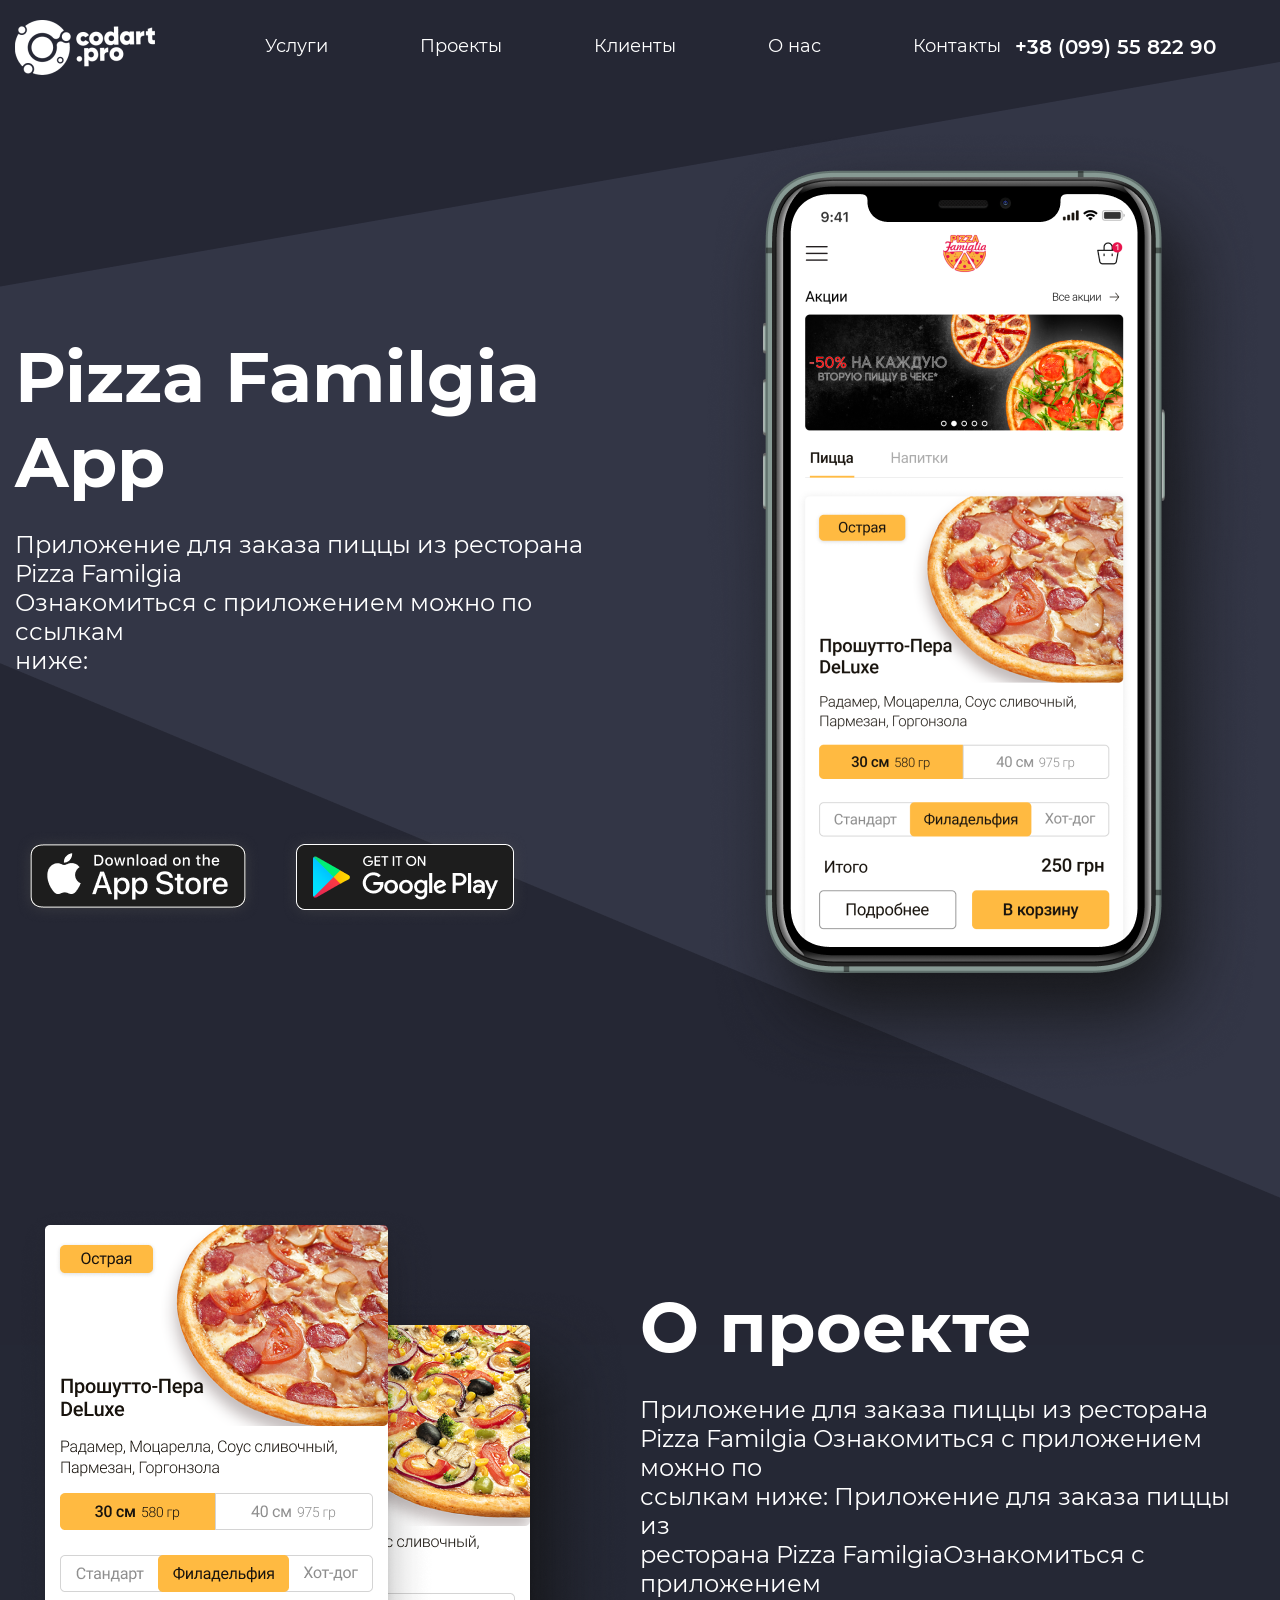
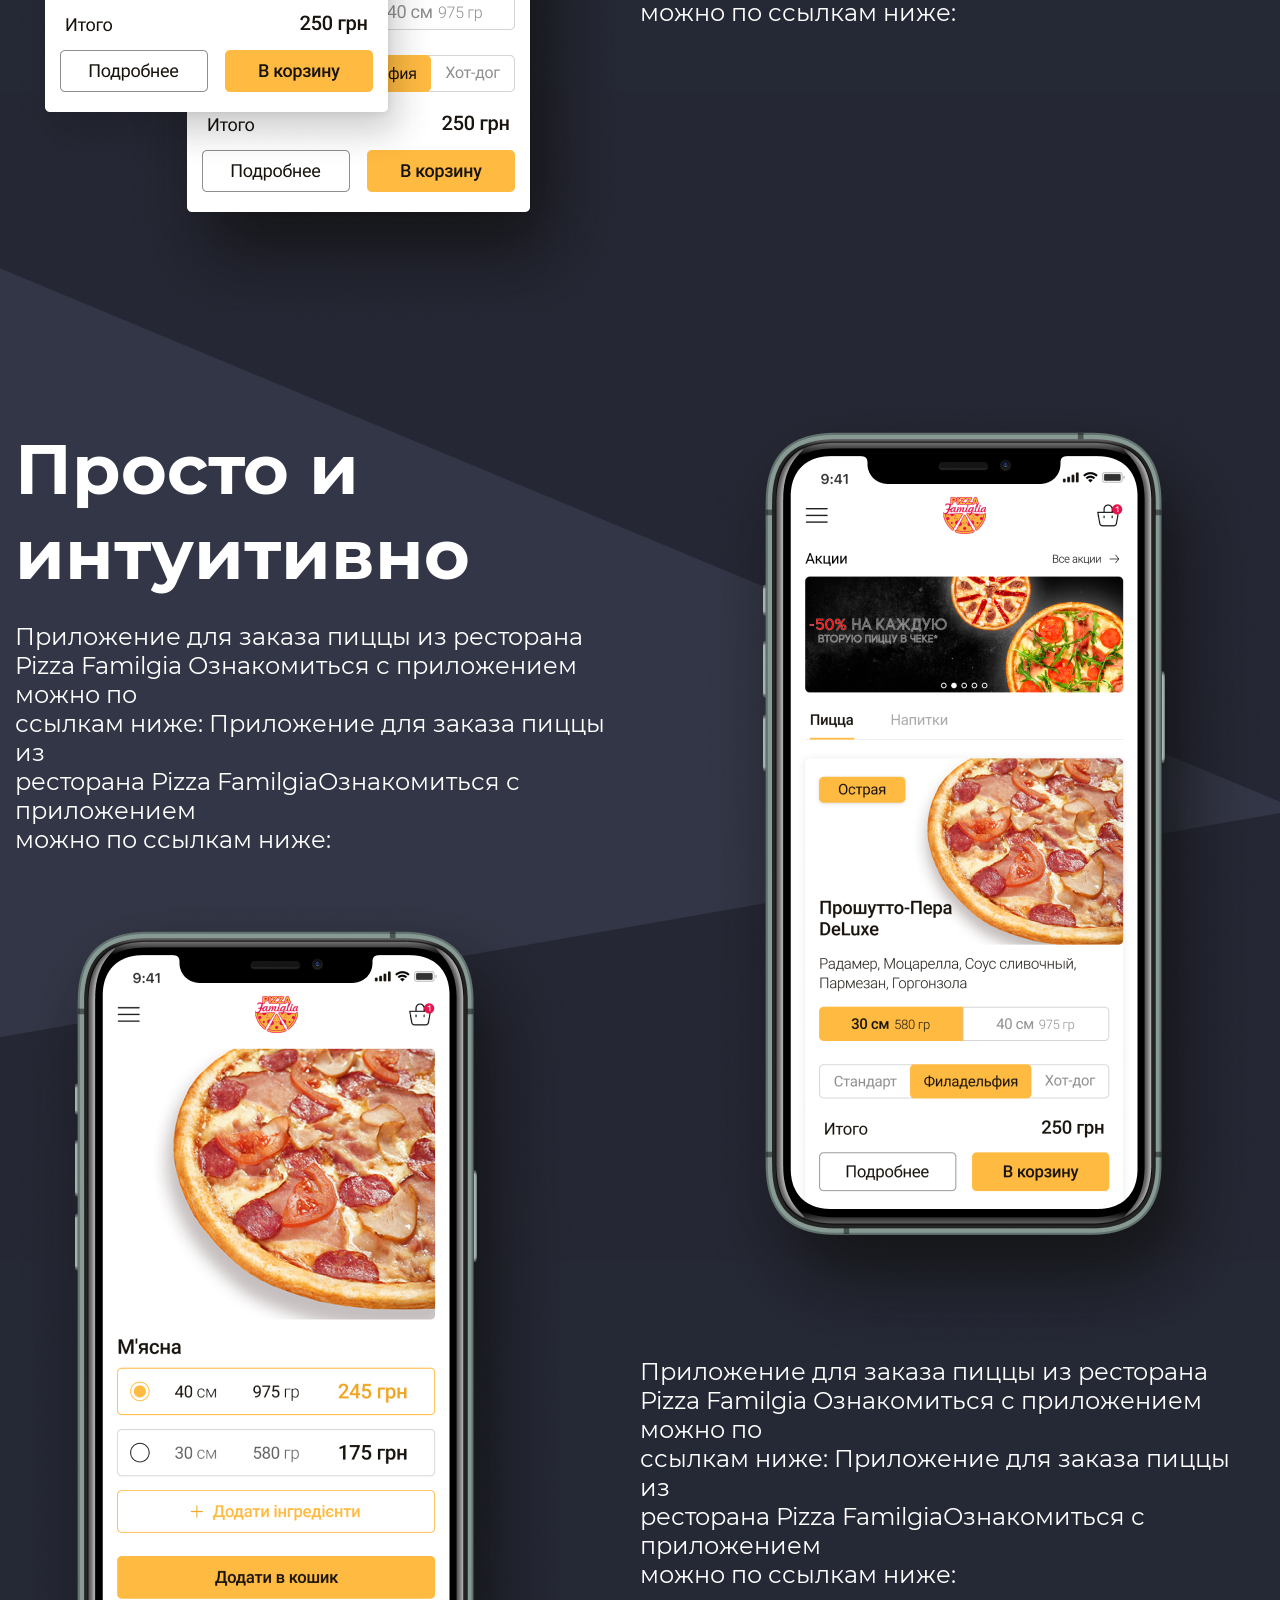
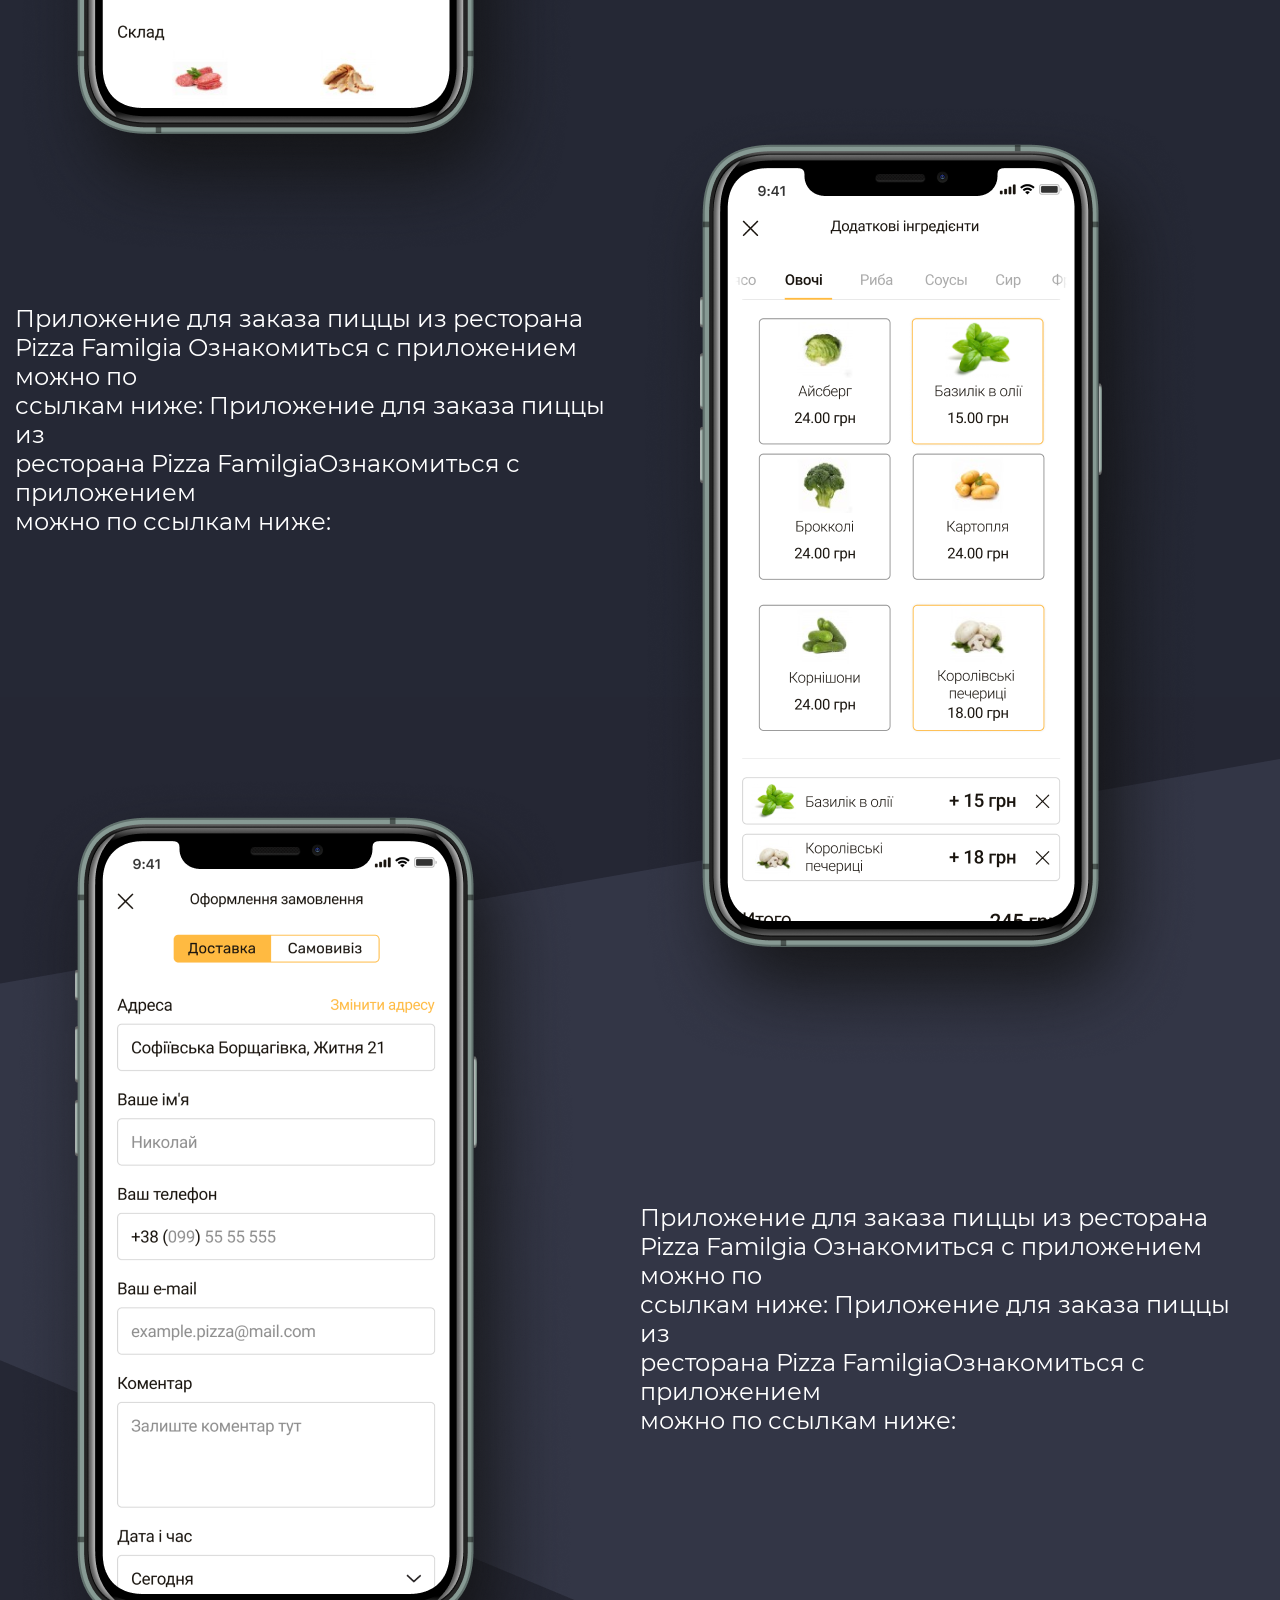
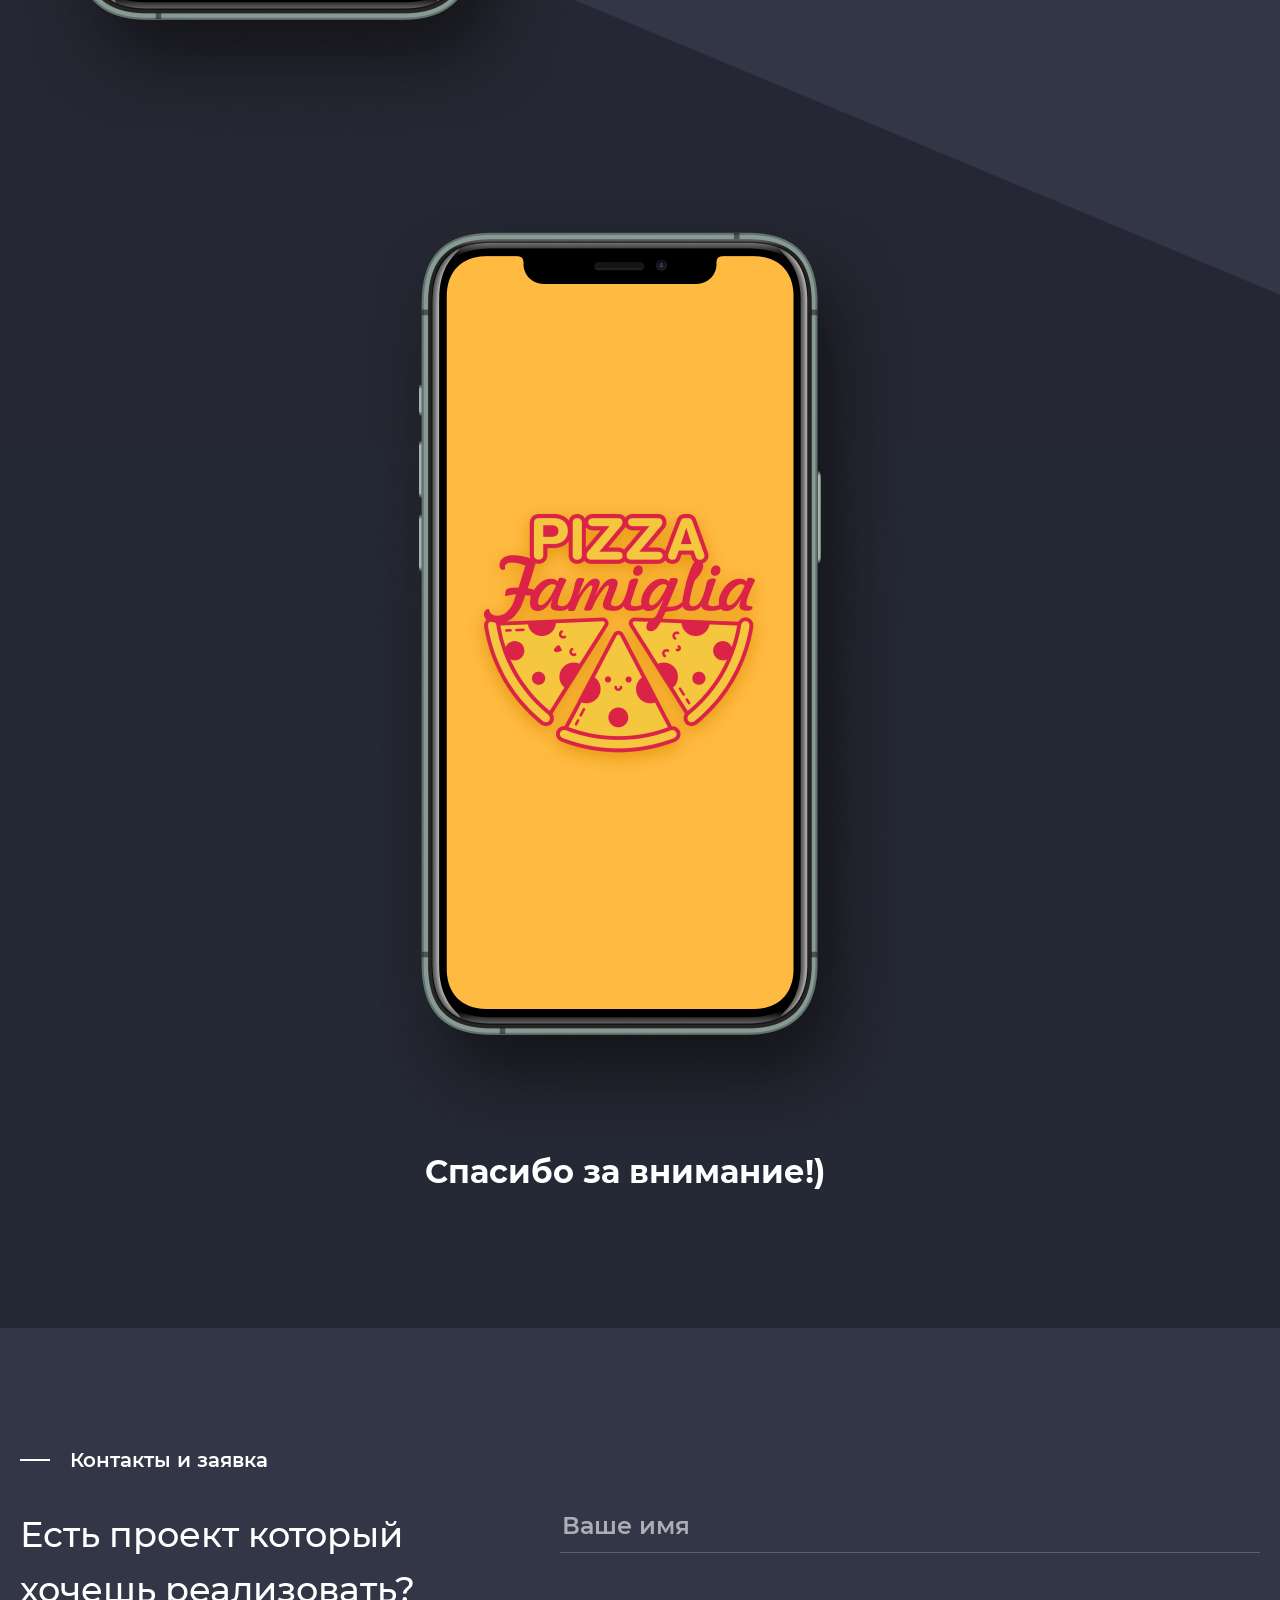
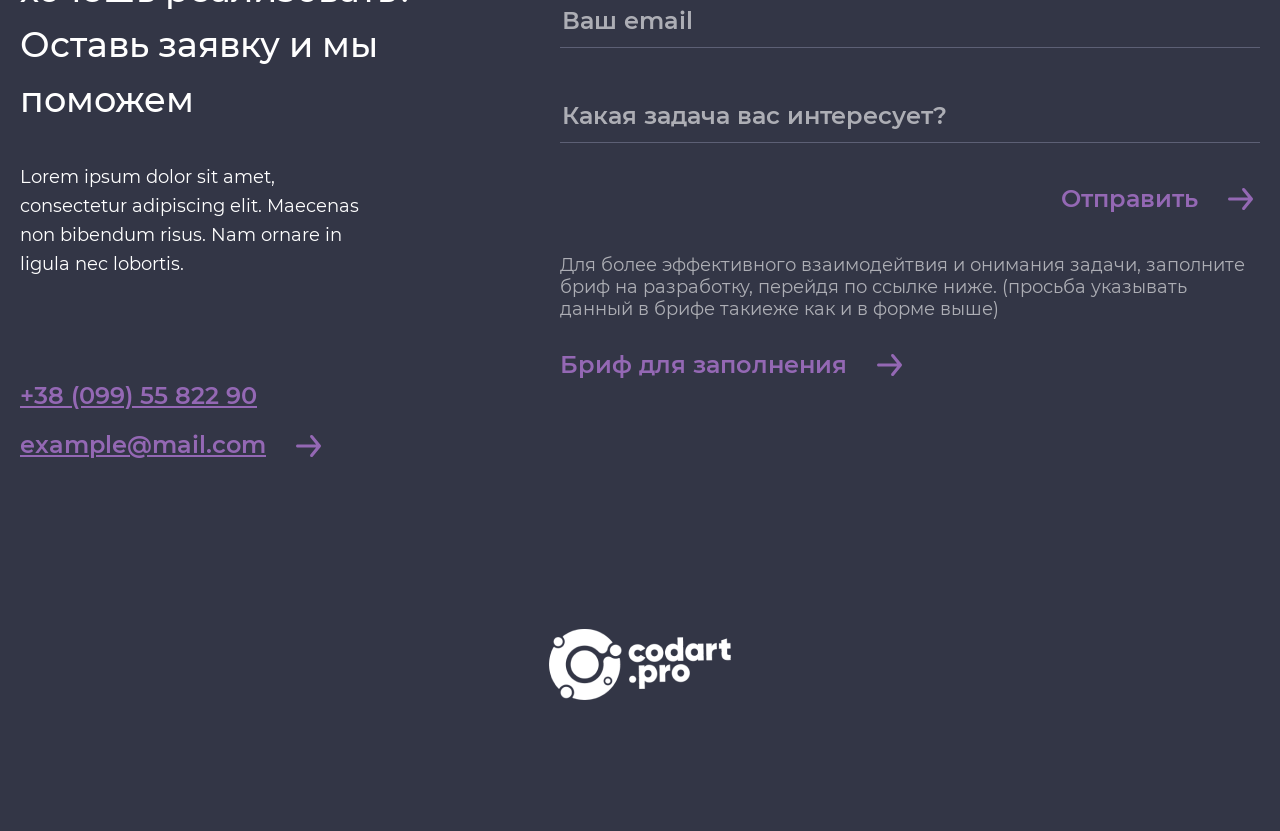
<file: portfolio1.html>
<!DOCTYPE html>
<html lang="ru">
<head>
    <meta charset="UTF-8">
    <title>Codart | PizzaApp</title>
    <meta name="viewport" content="width=device-width, initial-scale=1">
    <link rel="stylesheet" href="assets/css/firstpage.css">
    <link rel="stylesheet" href="assets/css/portfolio1.css">
    <link rel="stylesheet" href="assets/fonts/fonts.css">
</head>
<body>
    <header class="header" id="header">
        <div class="container">
            <div class="header__inner">
                <a href="index.html" class="header__logo" id="logo" >
                    <img src="assets/images/logo.png" alt="">
                </a>
                <nav class="nav" id="nav">
                    <a href="" class="nav__link" data-scroll="#services">Услуги</a>
                    <a href="" class="nav__link" data-scroll="#works">Проекты</a>
                    <a href="" class="nav__link" data-scroll="#brands">Клиенты</a>
                    <a href="" class="nav__link" data-scroll="#aboutus">О нас</a>
                    <a href="" class="nav__link" data-scroll="#contact">Контакты</a>
                </nav>
                <a href="tel:+380995582290" class="header__tel" id="header__tel">+38 (099) 55 822 90</a>
            </div>
        </div>
    </header>

    <svg display="none">
        <symbol id="arrow" viewBox="0 0 25 22">
            <path fill-rule="evenodd" clip-rule="evenodd" d="M1.5625 12.5715H20.1016L14.425 19.423C13.8719 20.0893 13.9625 21.0809 14.625 21.6356C15.2891 22.1919 16.2734 22.1007 16.8266 21.4344L24.6391 12.0058C24.7 11.9319 24.7297 11.8455 24.775 11.7638C24.8125 11.6978 24.8578 11.6412 24.8859 11.5689C24.9562 11.3882 24.9984 11.1981 24.9984 11.0064C24.9984 11.0048 25 11.0016 25 11.0001C25 10.9985 24.9984 10.9954 24.9984 10.9938C24.9984 10.8021 24.9562 10.6119 24.8859 10.4312C24.8578 10.3589 24.8125 10.3024 24.775 10.2364C24.7297 10.1546 24.7 10.0682 24.6391 9.99435L16.8266 0.565718C16.5156 0.193287 16.0719 0 15.625 0C15.2719 0 14.9172 0.119429 14.625 0.364574C13.9625 0.919292 13.8719 1.91087 14.425 2.57716L20.1016 9.42863H1.5625C0.7 9.42863 0 10.1326 0 11.0001C0 11.8675 0.7 12.5715 1.5625 12.5715Z"/>
        </symbol>
    </svg>
    <section class="main">
        <div class="container">
            <div class="main__inner">
                <div class="main__content">
                    <h1 class="main__title">Pizza Familgia App</h1>
                    <div class="main__text">
                        <p>Приложение для заказа пиццы из ресторана <br>
                            Pizza Familgia <br>
                            Ознакомиться с приложением можно по ссылкам <br> ниже:</p>
                    </div>
                    <div class="main__buttons">
                        <a href="#"><img src="assets/images/pizzaapp/appstore.png" alt=""></a>
                        <a href="#"><img src="assets/images/pizzaapp/googleplay.png" alt=""></a>
                    </div>
                </div>
                <div class="main__image">
                    <img src="assets/images/pizzaapp/iphone.png" alt="" class="main__img">
                </div>
            </div>
        </div>
    </section>
    <section class="about-projects">
        <div class="container">
            <div class="about-projects__inner">
                <div class="about-projects__image">
                    <div class="first__image">
                        <img src="assets/images/pizzaapp/about1.png" alt="">
                        <div class="second__image">
                            <img src="assets/images/pizzaapp/about2.png" alt="">
                        </div>
                    </div>
                </div>
                <div class="main__content main__content--about">
                    <h1 class="main__title">О проекте</h1>
                    <div class="main__text main__text--about">
                        <p>Приложение для заказа пиццы из ресторана <br>
                            Pizza Familgia Ознакомиться с приложением можно по <br>ссылкам ниже: Приложение для заказа пиццы из
                            <br> ресторана Pizza FamilgiaОзнакомиться с приложением <br>можно по ссылкам ниже:</p>
                    </div>
                </div>
            </div>
        </div>
    </section>
    <section class="easy">
        <div class="container">
            <div class="easy__inner">
                <div class="main__content">
                    <h1 class="main__title">Просто и <br>интуитивно</h1>
                    <div class="main__text">
                        <p>Приложение для заказа пиццы из ресторана <br>
                            Pizza Familgia Ознакомиться с приложением можно по <br>ссылкам ниже: Приложение для заказа пиццы из
                            <br>ресторана Pizza FamilgiaОзнакомиться с приложением <br>можно по ссылкам ниже:</p>
                    </div>
                </div>
                <div class="easy__image">
                    <img src="assets/images/pizzaapp/iphone.png" alt="">
                </div>
            </div>
        </div>
    </section>
    <div class="first__section">
        <div class="container">
            <div class="first__section__inner">
                <div class="first__section--image">
                    <img src="assets/images/pizzaapp/iphone2.png" alt="">
                </div>
                <div class="first__section--text"><p>Приложение для заказа пиццы из ресторана <br>
                    Pizza Familgia Ознакомиться с приложением можно по <br> ссылкам ниже: Приложение для заказа пиццы из
                    <br>ресторана Pizza FamilgiaОзнакомиться с приложением <br>можно по ссылкам ниже:</p>
                </div>
            </div>
        </div>
    </div>
    <div class="first__section first__section--second">
        <div class="container">
            <div class="first__section__inner first__section__inner--second">
                <div class="first__section--text first__section--text--second"><p>Приложение для заказа пиццы из ресторана <br>
                    Pizza Familgia Ознакомиться с приложением можно по <br> ссылкам ниже: Приложение для заказа пиццы из
                    <br>ресторана Pizza FamilgiaОзнакомиться с приложением <br>можно по ссылкам ниже:</p>
                </div>
                <div class="first__section--image">
                    <img src="assets/images/pizzaapp/iphone3.png" alt="">
                </div>
            </div>
        </div>
    </div>
    <div class="first__section first__section--third">
        <div class="container">
            <div class="first__section__inner first__section__inner--third">
                <div class="first__section--image third">
                    <img src="assets/images/pizzaapp/iphone4.png" alt="">
                </div>
                <div class="first__section--text first__section--text--third"><p>Приложение для заказа пиццы из ресторана <br>
                    Pizza Familgia Ознакомиться с приложением можно по <br> ссылкам ниже: Приложение для заказа пиццы из
                    <br>ресторана Pizza FamilgiaОзнакомиться с приложением <br>можно по ссылкам ниже:</p>
                </div>
            </div>
        </div>
    </div>
    <div class="last__section">
        <div class="container">
            <div class="last__section--inner">
                <div class="last__section--image">
                    <img src="assets/images/pizzaapp/iphone5.png" alt="">
                </div>
                <div class="last__section--text">Спасибо за внимание!)</div>
            </div>
        </div>
    </div>

    <footer class="footer footer--pizza" id="contact">
        <div class="container">
            <div class="footer__inner">
                <div class="works__item works__item--footer">
                    <div class="about__toptext about__toptext--works"><p>Контакты и заявка</p></div>
                    <h2 class="about__title">Есть проект который хочешь реализовать? Оставь заявку и мы поможем</h2>
                    <div class="about__text about__text--answer">
                        <p>Lorem ipsum dolor sit amet, consectetur adipiscing elit. Maecenas non bibendum risus. Nam ornare in ligula nec lobortis. </p>
                    </div>
                    <div class="intro__socials intro__socials--answer">
                        <a target="_blank" href="#" class="social__link">
                            <svg>
                                <use xlink:href="#instagram"></use>
                            </svg>
                        </a>
                        <a target="_blank" href="#" class="social__link">
                            <svg>
                                <use xlink:href="#telegram"></use>
                            </svg>
                        </a>
                        <a target="_blank" href="#" class="social__link">
                            <svg>
                                <use xlink:href="#viber"></use>
                            </svg>
                        </a>
                        <a target="_blank" href="#" class="social__link">
                            <svg>
                                <use xlink:href="#whatsapp"></use>
                            </svg>
                        </a>
                    </div>
                    <a href="tel:+380995582290" class="about__tel about__tel--works">+38 (099) 55 822 90</a>
                    <a href="mailto:example@mail.com" class="about__mail about__mail--works">example@mail.com
                        <svg>
                            <use xlink:href="#arrow"></use>
                        </svg>
                    </a>
                </div>
                <div class="footer__item">
                    <form action="" method="post" class="form">

                        <label for="name">Ваше имя</label>
                        <input  id="name" type="text" placeholder="Ваше имя" class="footer__input" required autocomplete="on">

                        <label for="email">Ваш email</label>
                        <input id="email" type="email" placeholder="Ваш email" class="footer__input" required autocomplete="on">

                        <label for="textarea">Какая задача вас интересует?</label>
                        <input id="textarea" type="text" placeholder="Какая задача вас интересует?" class="footer__input">

                        <button type="submit" class="form__btn"><span>Отправить</span>
                            <svg>
                                <use xlink:href="#arrow"></use>
                            </svg>
                        </button>
                    </form>
                    <div class="footer__brief--text">
                        <p>Для более эффективного взаимодейтвия и онимания задачи, заполните
                            бриф на разработку, перейдя по ссылке ниже. (просьба указывать
                            данный в брифе такиеже как и в форме выше)</p>
                    </div>
                    <a target="_blank" href="#" class="brief__btn"><span>Бриф для заполнения</span>
                        <svg>
                            <use xlink:href="#arrow"></use>
                        </svg>
                    </a>
                </div>
            </div>
            <a href="index.html" class="footer__logo" data-scroll="#intro"><img src="assets/images/footerlogo.png" alt=""></a>
            <div class="intro__socials intro__socials--footer">
                <a target="_blank" href="#" class="social__link">
                    <svg>
                        <use xlink:href="#instagram"></use>
                    </svg>
                </a>
                <a target="_blank" href="#" class="social__link">
                    <svg>
                        <use xlink:href="#telegram"></use>
                    </svg>
                </a>
                <a target="_blank" href="#" class="social__link">
                    <svg>
                        <use xlink:href="#viber"></use>
                    </svg>
                </a>
                <a target="_blank" href="#" class="social__link">
                    <svg>
                        <use xlink:href="#whatsapp"></use>
                    </svg>
                </a>
            </div>
        </div>
    </footer>

    <script src="https://ajax.googleapis.com/ajax/libs/jquery/3.5.1/jquery.min.js"></script>
    <script src="assets/js/script.js"></script>
</body>
</html>
</file>
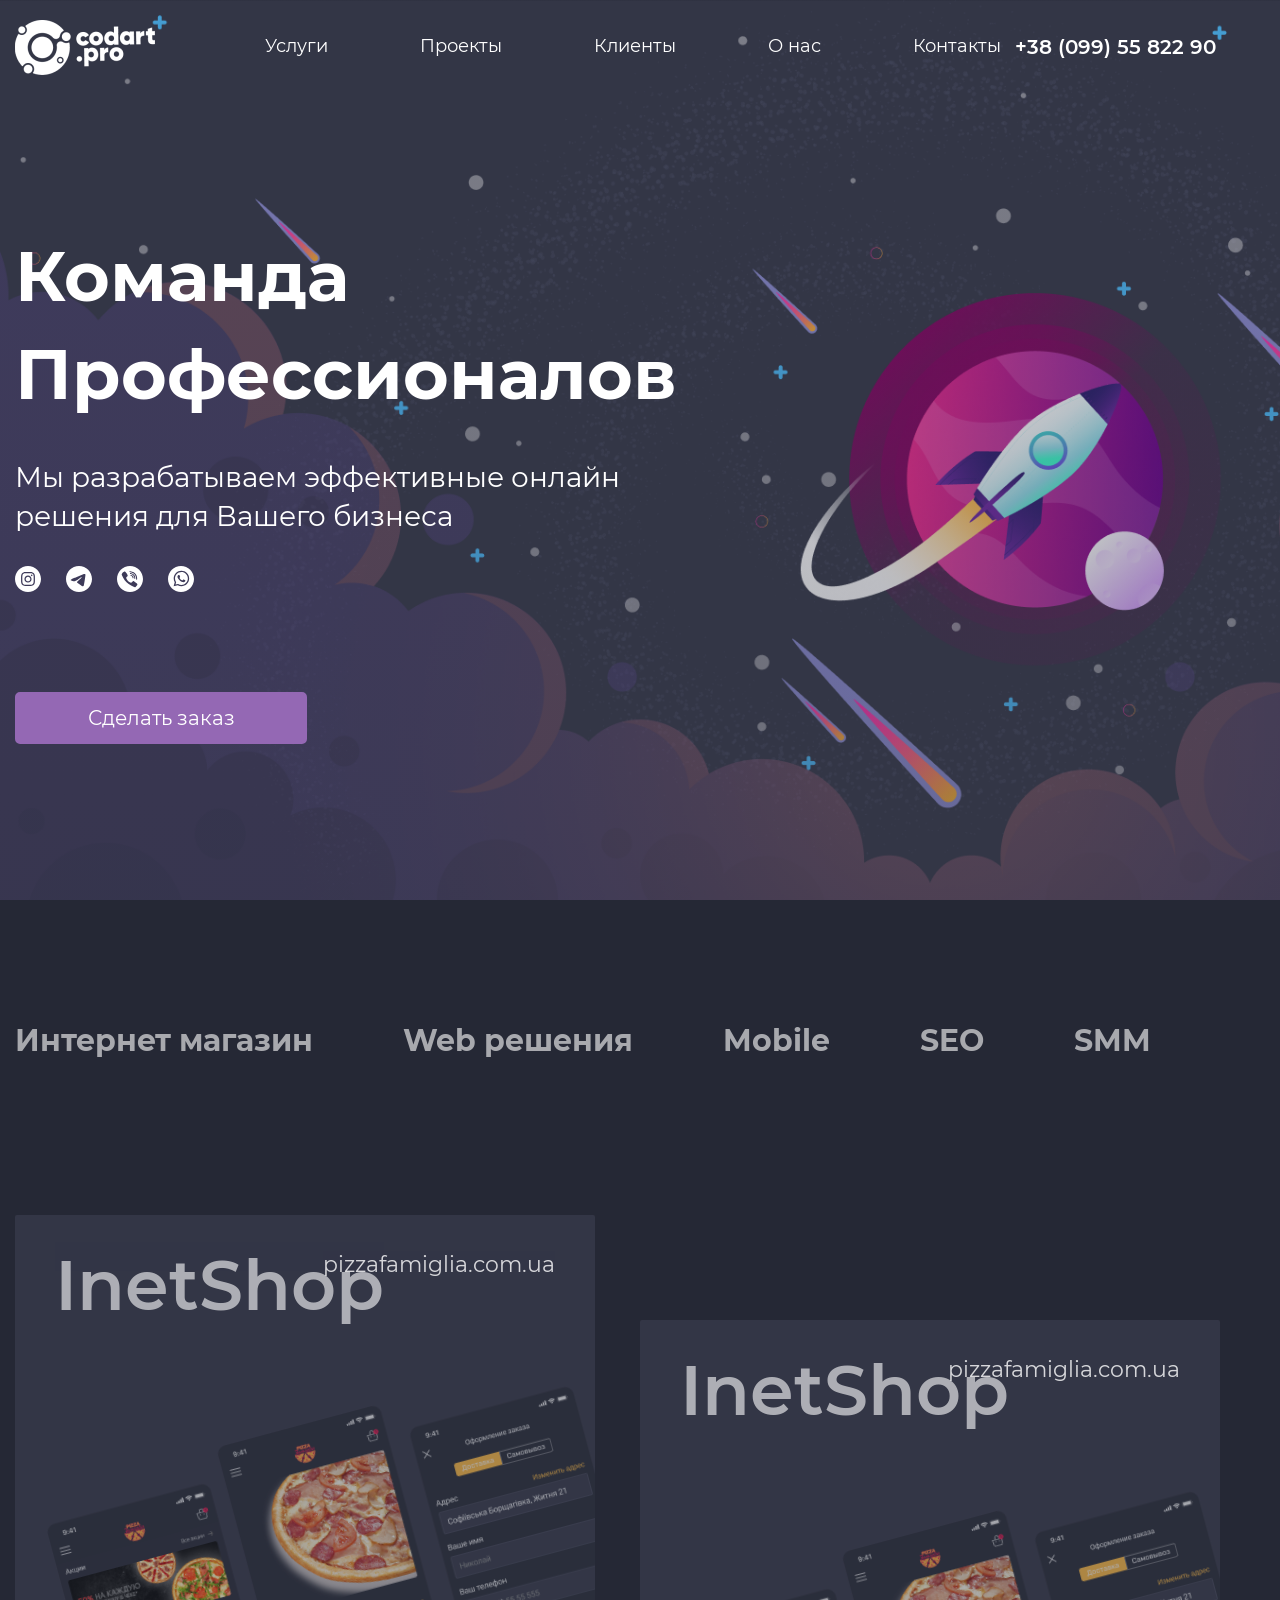
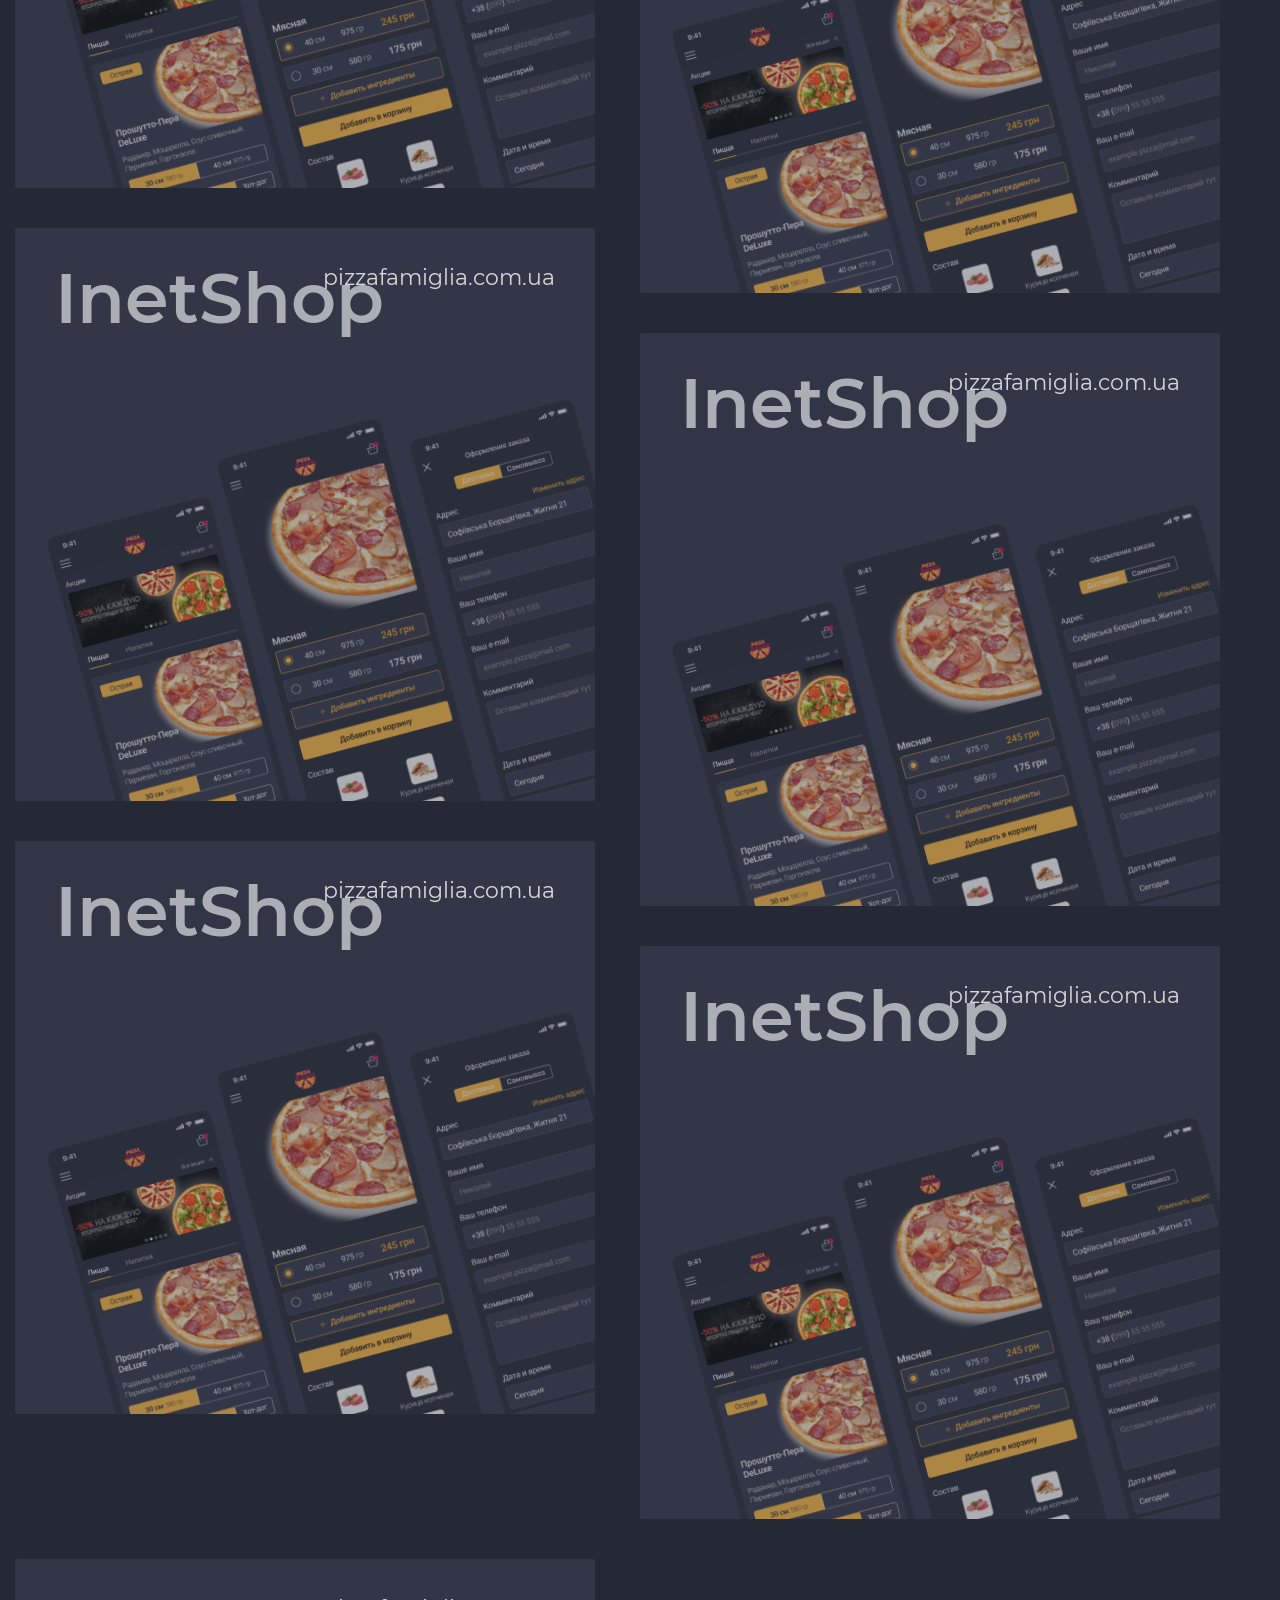
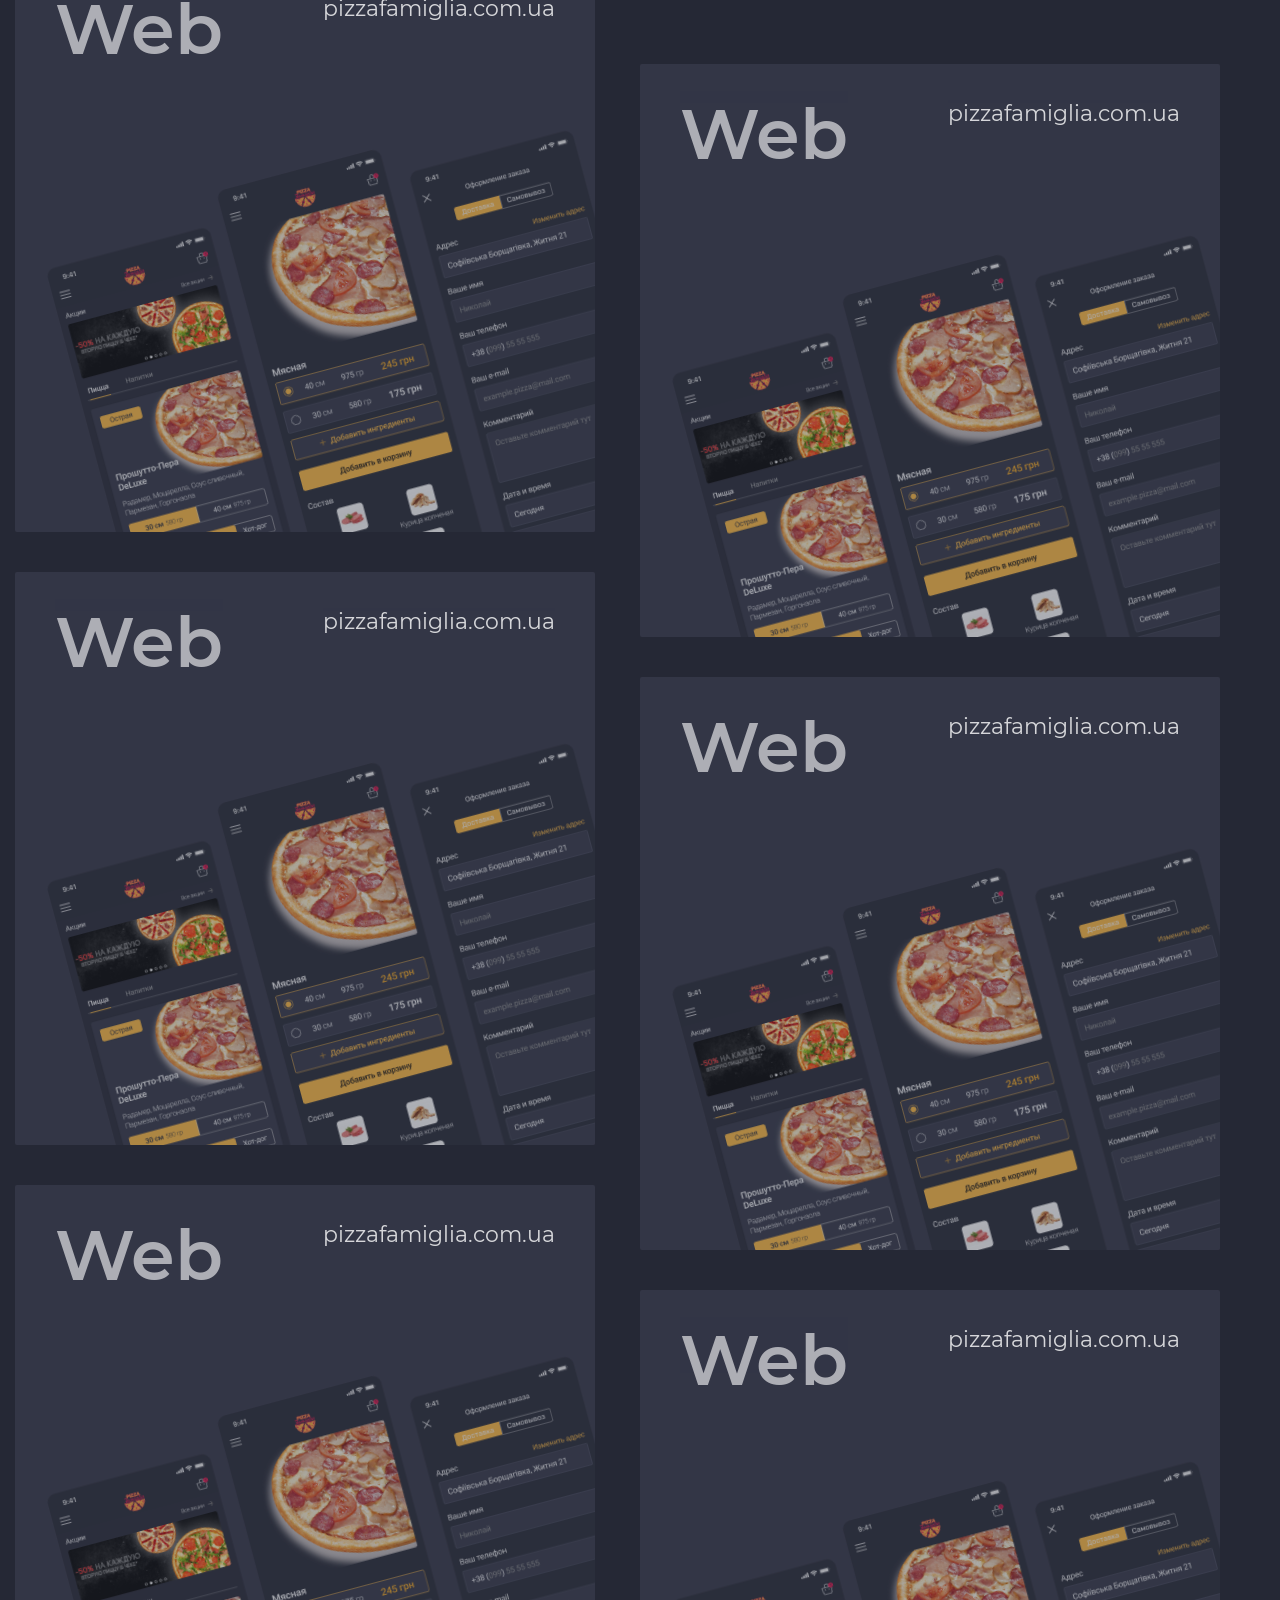
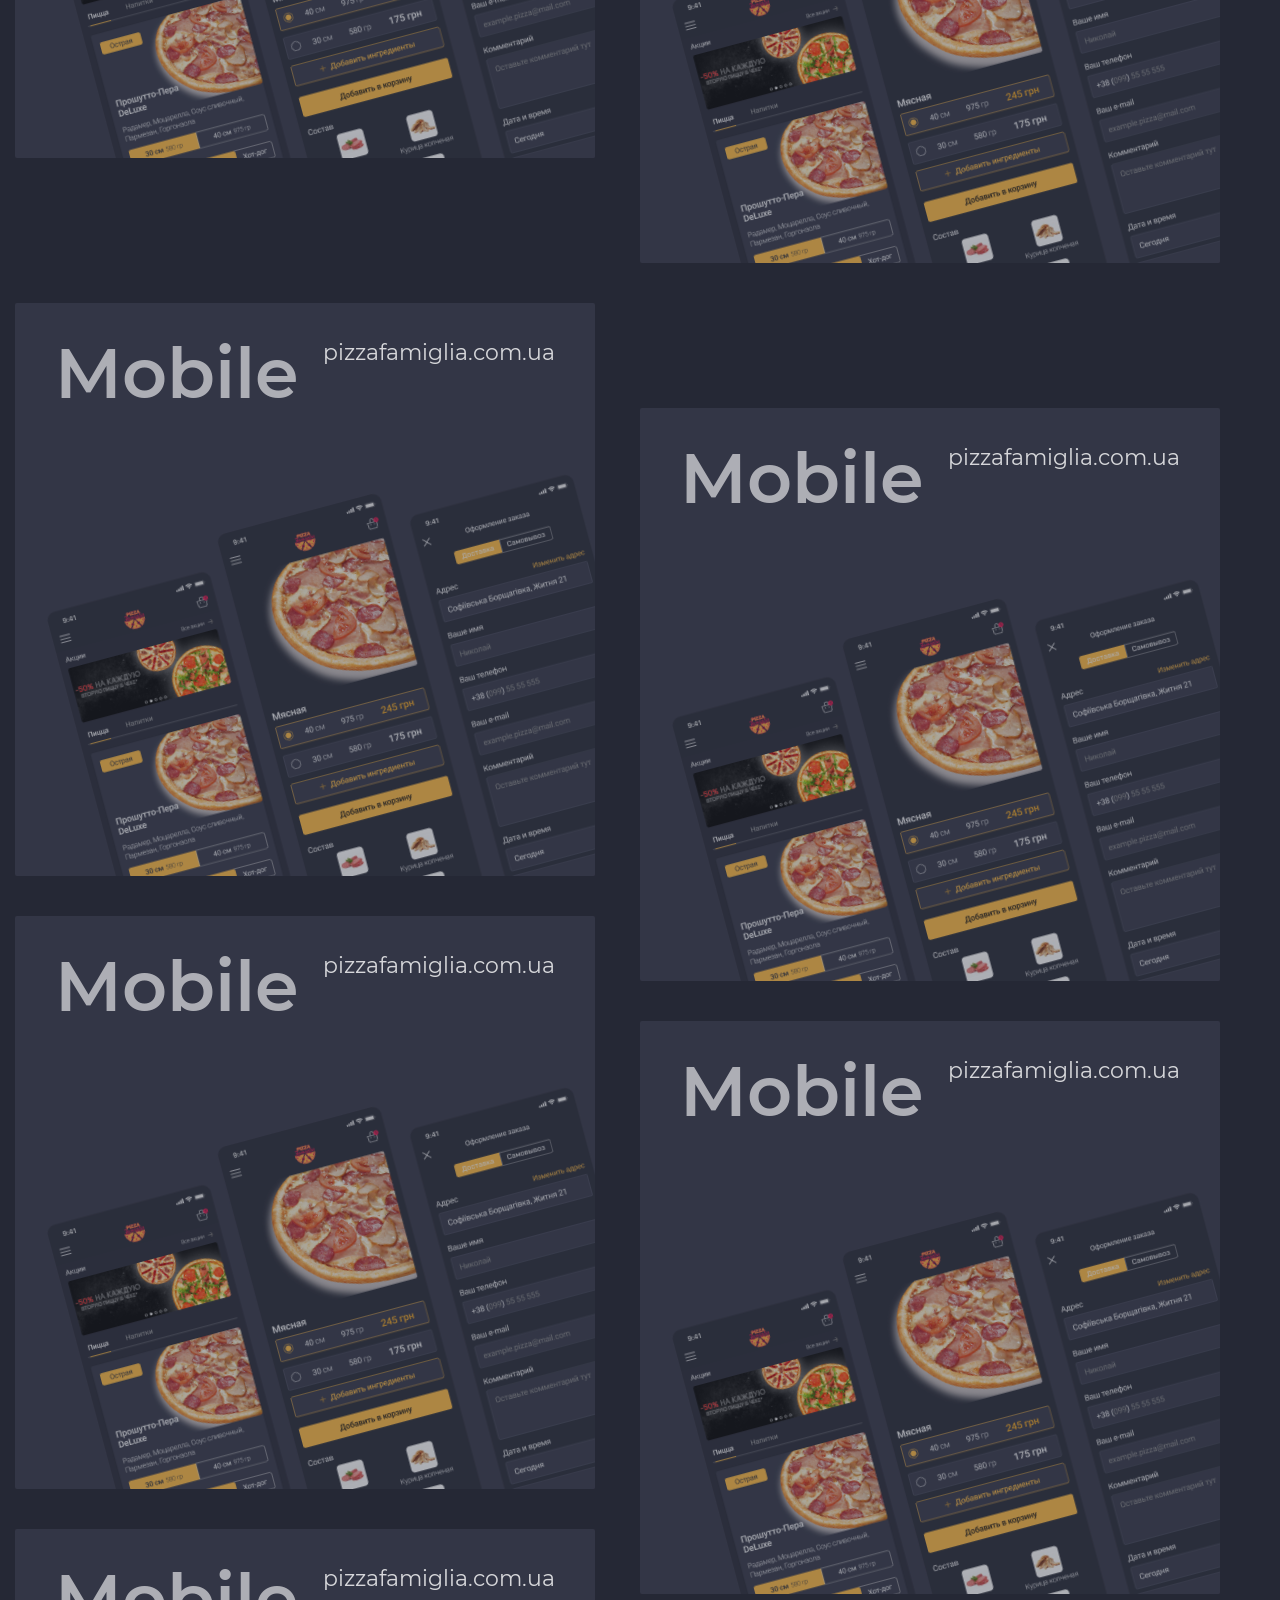
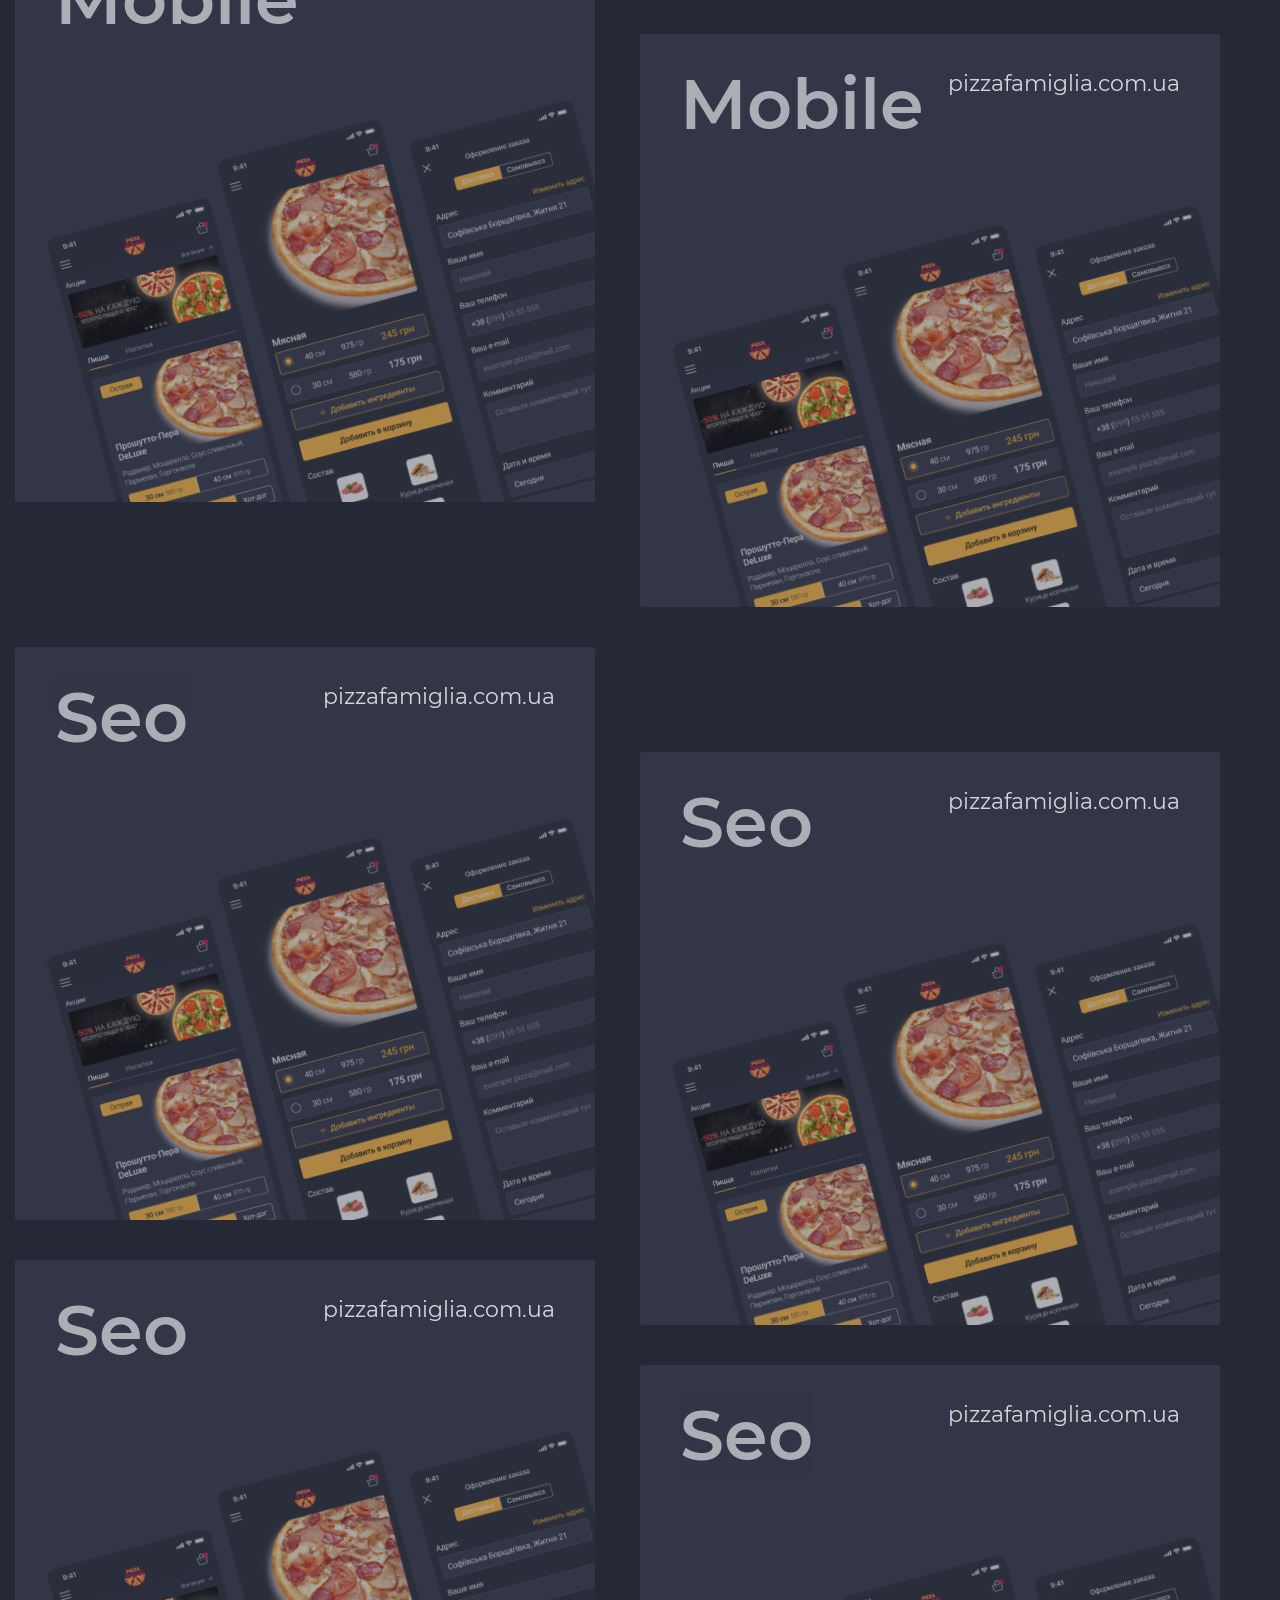
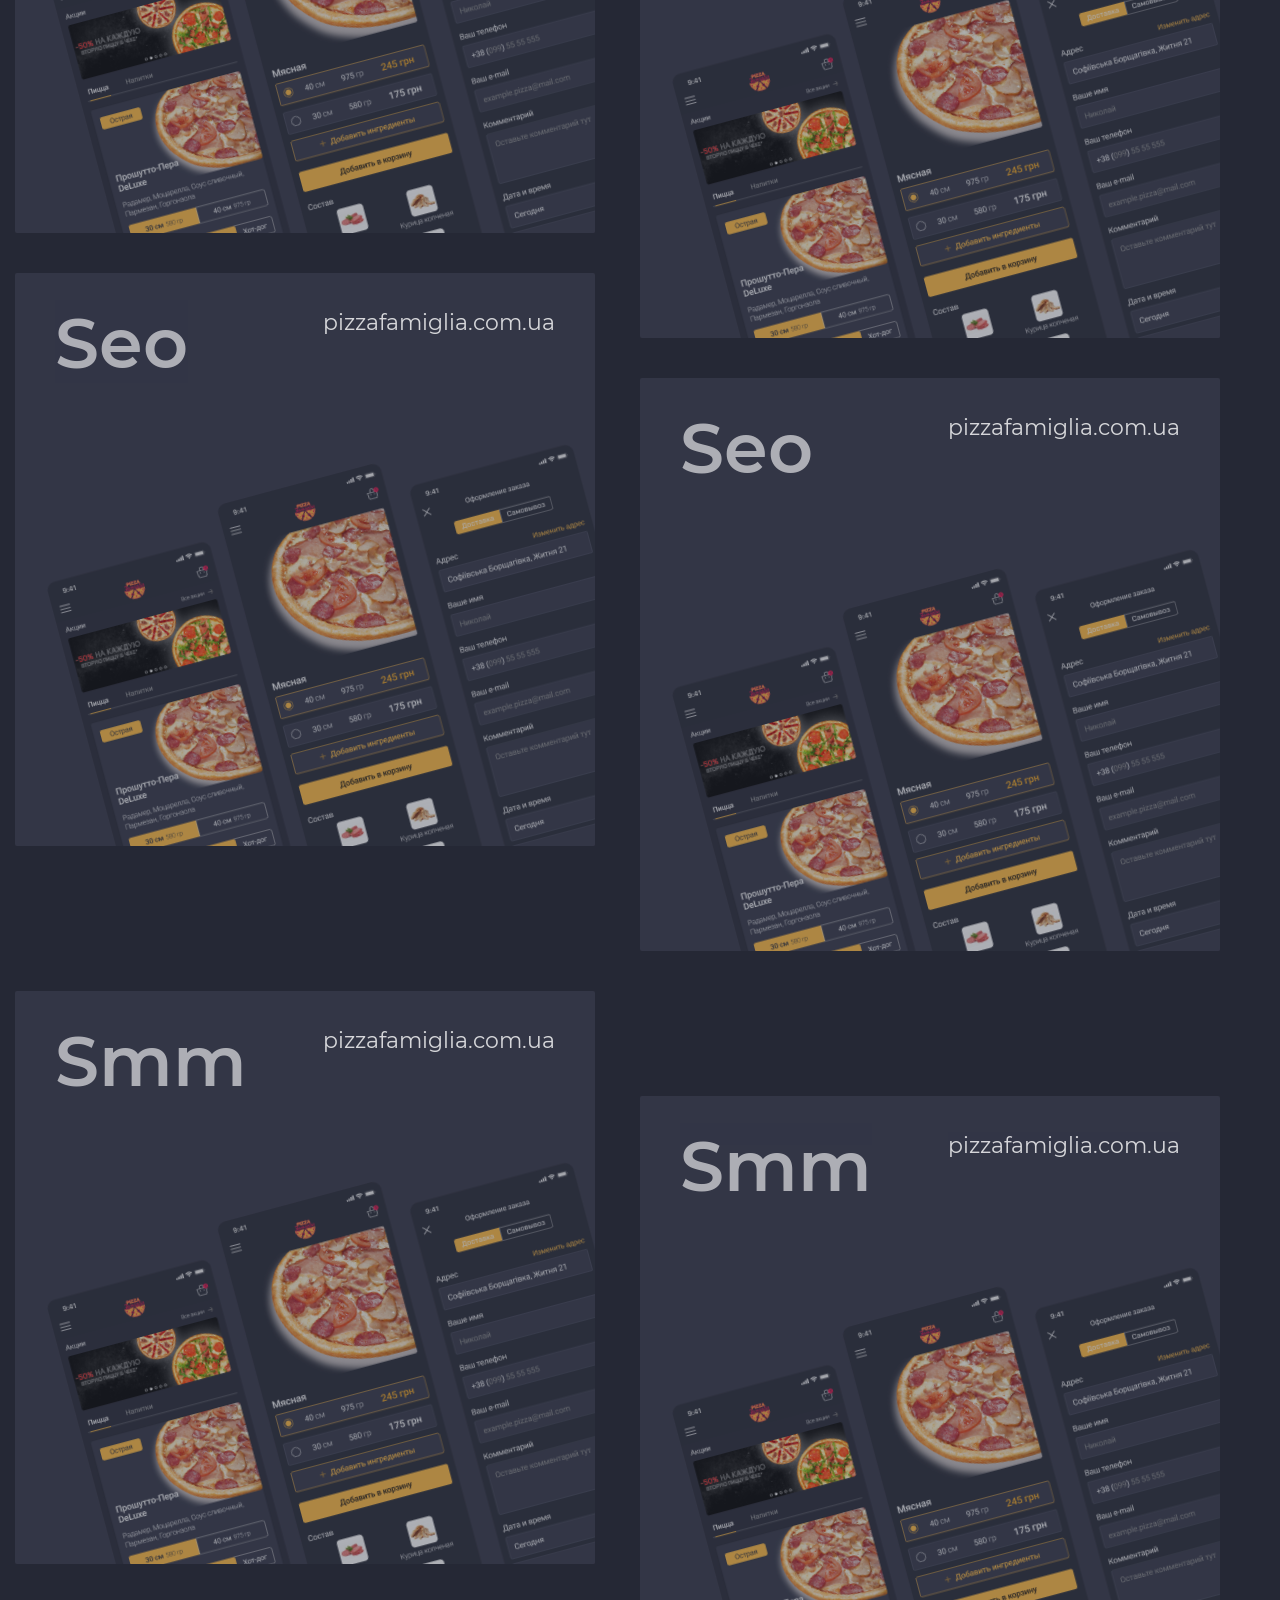
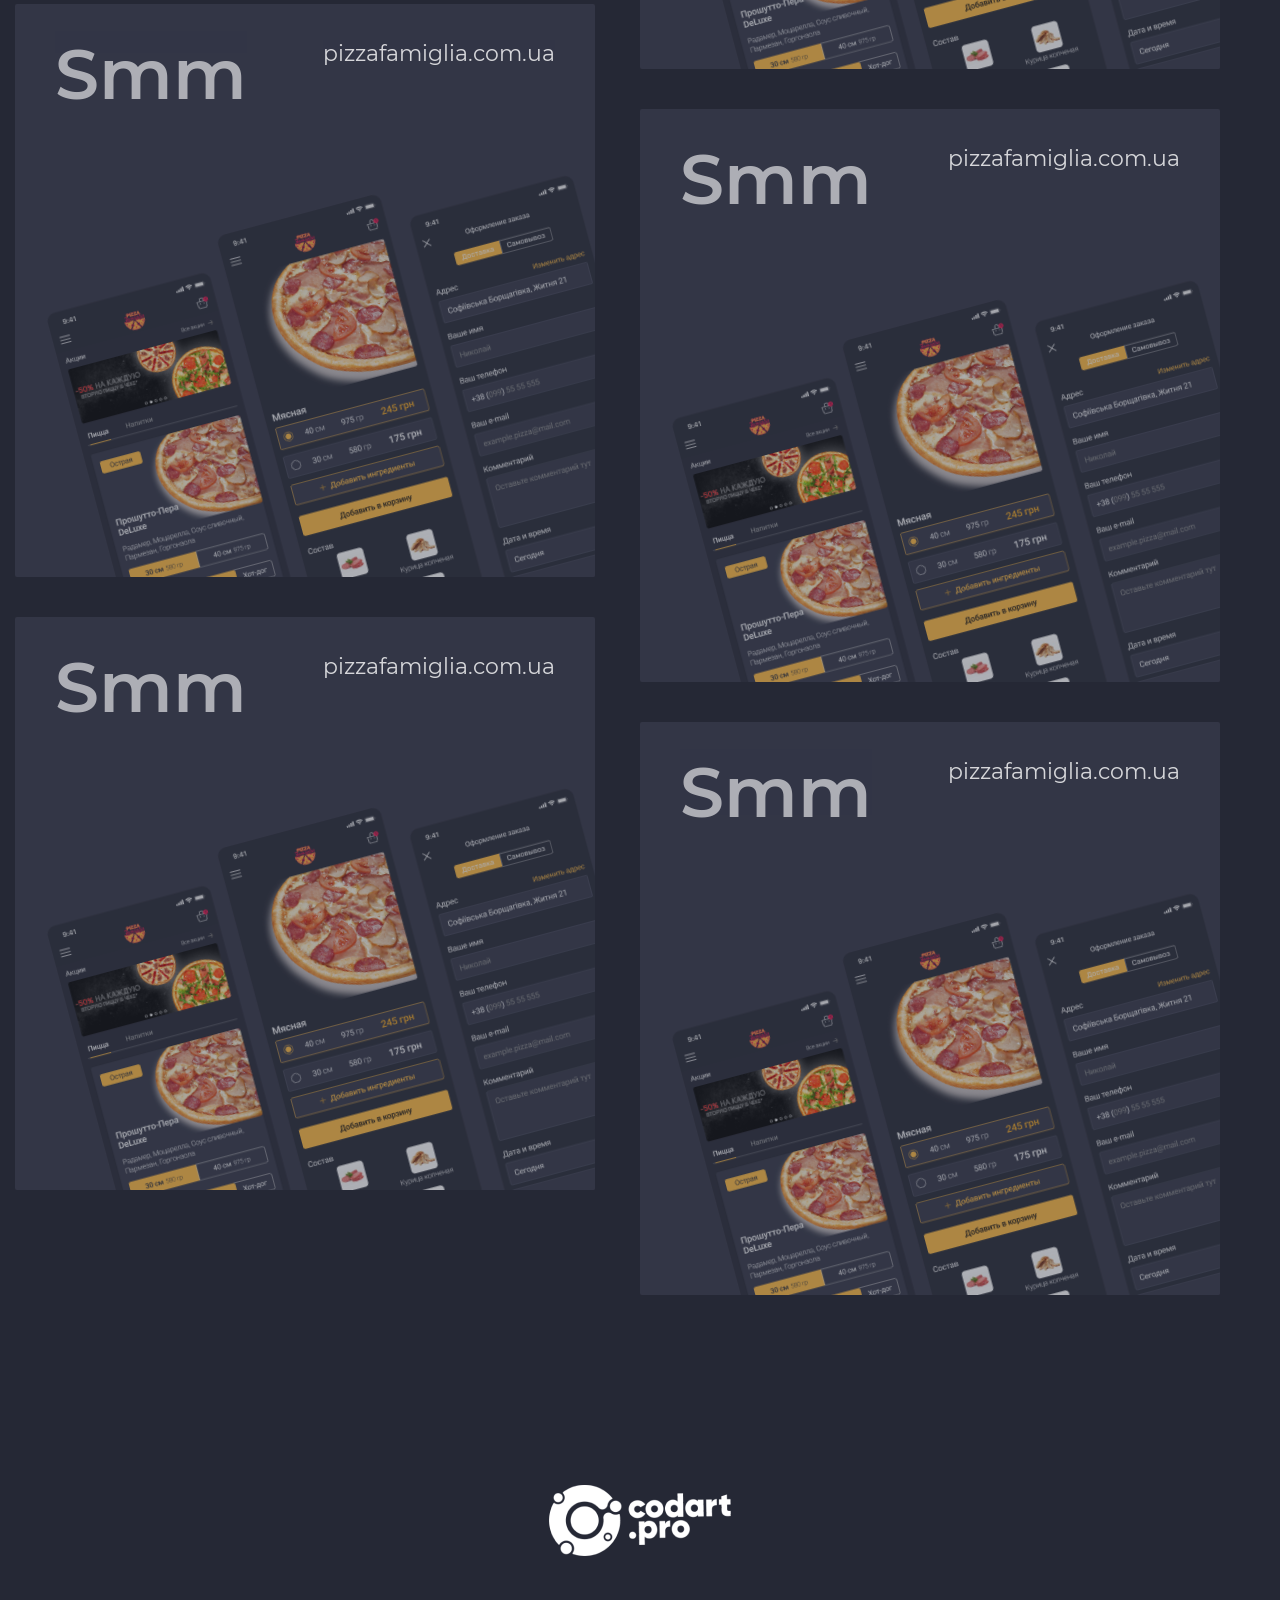
<file: secondpage.html>
<!DOCTYPE html>
<html lang="en">
<head>
    <meta charset="UTF-8">
    <meta name="viewport" content="width=device-width, initial-scale=1">
    <title>Codart | projects</title>
    <link rel="stylesheet" href="assets/css/secondpage.css">
    <link rel="stylesheet" href="assets/css/firstpage.css">
    <link rel="stylesheet" href="assets/fonts/fonts.css">
</head>
<body>
<header class="header" id="header">
    <div class="container">
        <div class="header__inner">
            <a href="index.html" class="header__logo" id="logo">
                <img src="assets/images/logo.png" alt="">
            </a>
            <nav class="nav" id="nav">
                <a href="index.html" class="nav__link">Услуги</a>
                <a href="index.html" class="nav__link">Проекты</a>
                <a href="index.html" class="nav__link">Клиенты</a>
                <a href="index.html" class="nav__link">О нас</a>
                <a href="index.html" class="nav__link">Контакты</a>
            </nav>
            <a href="#" class="header__tel" id="header__tel">+38 (099) 55 822 90</a>
        </div>
    </div>
</header>

<!--    Svg-->
<svg display="none">
    <symbol id="instagram" viewBox="0 0 26 26">
        <path fill-rule="evenodd" clip-rule="evenodd" d="M13 0C5.8203 0 0 5.8203 0 13C0 20.1797 5.8203 26 13 26C20.1797 26 26 20.1797 26 13C26 5.8203 20.1797 0 13 0ZM10.1418 6.10858C10.8813 6.07492 11.1176 6.06669 13.0006 6.06669H12.9985C14.8821 6.06669 15.1175 6.07492 15.8571 6.10858C16.5952 6.14238 17.0993 6.25924 17.5413 6.43069C17.9978 6.60764 18.3834 6.84453 18.7691 7.2302C19.1548 7.61558 19.3917 8.00241 19.5693 8.45843C19.7398 8.89927 19.8568 9.4031 19.8914 10.1412C19.9247 10.8808 19.9333 11.1171 19.9333 13.0001C19.9333 14.8831 19.9247 15.1188 19.8914 15.8584C19.8568 16.5962 19.7398 17.1002 19.5693 17.5412C19.3917 17.9971 19.1548 18.3839 18.7691 18.7693C18.3839 19.1549 17.9976 19.3924 17.5417 19.5695C17.1006 19.741 16.5962 19.8578 15.8581 19.8916C15.1185 19.9253 14.8829 19.9335 12.9998 19.9335C11.1169 19.9335 10.8808 19.9253 10.1412 19.8916C9.40322 19.8578 8.89924 19.741 8.45811 19.5695C8.00238 19.3924 7.61555 19.1549 7.23032 18.7693C6.84479 18.3839 6.6079 17.9971 6.43066 17.541C6.25935 17.1002 6.14249 16.5964 6.10855 15.8582C6.07504 15.1187 6.06666 14.8831 6.06666 13.0001C6.06666 11.1171 6.07533 10.8806 6.1084 10.1411C6.14163 9.40325 6.25863 8.89927 6.43052 8.45828C6.60819 8.00241 6.84508 7.61558 7.23075 7.2302C7.61613 6.84468 8.00296 6.60778 8.45897 6.43069C8.89982 6.25924 9.40365 6.14238 10.1418 6.10858Z"/>
        <path fill-rule="evenodd" clip-rule="evenodd" d="M12.3784 7.31619C12.4991 7.316 12.6291 7.31606 12.7693 7.31612L13.0004 7.31619C14.8516 7.31619 15.071 7.32283 15.802 7.35605C16.478 7.38697 16.8449 7.49992 17.0893 7.59482C17.4129 7.72049 17.6436 7.87071 17.8861 8.11338C18.1288 8.35605 18.279 8.58717 18.4049 8.91073C18.4998 9.15484 18.6129 9.52173 18.6437 10.1977C18.6769 10.9286 18.6842 11.1482 18.6842 12.9985C18.6842 14.8489 18.6769 15.0685 18.6437 15.7994C18.6128 16.4754 18.4998 16.8423 18.4049 17.0864C18.2793 17.4099 18.1288 17.6403 17.8861 17.8828C17.6434 18.1255 17.413 18.2757 17.0893 18.4014C16.8452 18.4967 16.478 18.6094 15.802 18.6403C15.0711 18.6735 14.8516 18.6808 13.0004 18.6808C11.149 18.6808 10.9296 18.6735 10.1987 18.6403C9.52267 18.6091 9.15578 18.4962 8.91123 18.4013C8.58767 18.2756 8.35656 18.1254 8.11389 17.8827C7.87122 17.64 7.721 17.4095 7.59504 17.0858C7.50014 16.8417 7.38704 16.4748 7.35627 15.7988C7.32305 15.0679 7.31641 14.8483 7.31641 12.9968C7.31641 11.1453 7.32305 10.9269 7.35627 10.196C7.38718 9.52 7.50014 9.15311 7.59504 8.9087C7.72071 8.58514 7.87122 8.35403 8.11389 8.11136C8.35656 7.86869 8.58767 7.71847 8.91123 7.59251C9.15564 7.49718 9.52267 7.38451 10.1987 7.35345C10.8383 7.32456 11.0862 7.3159 12.3784 7.31445V7.31619ZM16.7013 8.46742C16.242 8.46742 15.8693 8.83965 15.8693 9.29914C15.8693 9.75847 16.242 10.1311 16.7013 10.1311C17.1607 10.1311 17.5333 9.75847 17.5333 9.29914C17.5333 8.8398 17.1607 8.46713 16.7013 8.46713V8.46742ZM9.43978 13.0001C9.43978 11.0338 11.0339 9.43962 13.0002 9.43955C14.9666 9.43955 16.5604 11.0338 16.5604 13.0001C16.5604 14.9665 14.9667 16.56 13.0004 16.56C11.034 16.56 9.43978 14.9665 9.43978 13.0001Z"/>
        <path d="M13.0006 10.689C14.2769 10.689 15.3117 11.7236 15.3117 13.0001C15.3117 14.2764 14.2769 15.3112 13.0006 15.3112C11.7241 15.3112 10.6895 14.2764 10.6895 13.0001C10.6895 11.7236 11.7241 10.689 13.0006 10.689Z"/>
    </symbol>
    <symbol id="telegram" viewBox="0 0 26 26">
        <path fill-rule="evenodd" clip-rule="evenodd" d="M26 13C26 20.1797 20.1797 26 13 26C5.8203 26 0 20.1797 0 13C0 5.8203 5.8203 0 13 0C20.1797 0 26 5.8203 26 13ZM8.70543 11.8092C7.40316 12.3778 6.0651 12.962 4.84157 13.6359L4.84148 13.636C4.20259 14.1038 5.05181 14.4346 5.84842 14.745C5.97507 14.7943 6.10039 14.8431 6.21818 14.8919C6.31621 14.922 6.41589 14.9538 6.51691 14.986C7.40289 15.2683 8.39083 15.583 9.25097 15.1095C10.6639 14.2979 11.9974 13.3595 13.3298 12.4218C13.7663 12.1146 14.2028 11.8074 14.6419 11.5048C14.6624 11.4917 14.6856 11.4766 14.711 11.4602C15.0851 11.2177 15.9263 10.6724 15.6151 11.4238C14.8793 12.2285 14.0912 12.9408 13.2987 13.657C12.7647 14.1397 12.2287 14.6242 11.7054 15.1398C11.2496 15.5101 10.7764 16.2548 11.2867 16.7733C12.4621 17.5961 13.6559 18.399 14.8489 19.2015C15.2372 19.4626 15.6253 19.7236 16.0127 19.9853C16.6693 20.5095 17.6955 20.0855 17.8398 19.2663C17.904 18.8894 17.9685 18.5126 18.0329 18.1358C18.3891 16.0532 18.7454 13.97 19.0602 11.8806C19.103 11.5529 19.1515 11.2252 19.2 10.8973C19.3176 10.1026 19.4353 9.30698 19.4721 8.50802C19.3773 7.71071 18.4106 7.88602 17.8726 8.0653C15.1072 9.11754 12.3695 10.2478 9.64268 11.398C9.33379 11.5348 9.02066 11.6715 8.70543 11.8092Z"/>
    </symbol>
    <symbol id="viber" viewBox="0 0 26 26">
        <path fill-rule="evenodd" clip-rule="evenodd" d="M13 0C20.1797 0 26 5.8203 26 13C26 20.1797 20.1797 26 13 26C5.8203 26 0 20.1797 0 13C0 5.8203 5.8203 0 13 0ZM16.4635 11.3525C16.4003 10.8388 16.2424 10.4355 15.962 10.0782C15.5979 9.6182 15.1327 9.34273 14.4438 9.17932C13.9949 9.0704 13.8136 9.0829 13.6512 9.23121C13.5 9.37015 13.4704 9.6487 13.586 9.82908C13.6673 9.96 13.761 10.0069 14.0218 10.0581C14.3691 10.122 14.6091 10.2049 14.8274 10.3297C15.2907 10.5973 15.5065 11.016 15.5296 11.6938C15.5404 12.012 15.5679 12.1099 15.6791 12.2227C15.8851 12.4291 16.2518 12.3889 16.4073 12.142C16.4644 12.049 16.4731 12.0085 16.4791 11.7923C16.4831 11.6586 16.4773 11.4594 16.4635 11.3525ZM16.4696 8.20094C17.5713 9.09178 18.1868 10.3579 18.2783 11.9317C18.3168 12.5515 18.2657 12.7534 18.047 12.8684C17.8497 12.9749 17.6261 12.9399 17.4727 12.7794C17.3711 12.6751 17.3321 12.5324 17.3335 12.2797C17.338 11.5811 17.1771 10.801 16.9154 10.2596C16.6125 9.62951 16.1443 9.09332 15.5553 8.7013C15.0394 8.35699 14.3567 8.12442 13.6947 8.0665C13.2653 8.02893 13.112 7.95621 13.0295 7.75036C12.9785 7.62722 12.992 7.41435 13.0518 7.319C13.1084 7.23108 13.2354 7.13385 13.3252 7.10815C13.4204 7.08039 13.975 7.12892 14.2763 7.18879C15.0987 7.35618 15.8489 7.70038 16.4696 8.20094ZM20.2866 17.9922C20.2558 17.9022 20.184 17.7635 20.1327 17.6838C19.8094 17.1956 18.0724 15.8363 17.2052 15.3917C16.7101 15.1373 16.3432 15.0526 16.0712 15.1322C15.7787 15.2145 15.6247 15.3506 15.1347 15.9596C14.9372 16.2037 14.7345 16.4324 14.6806 16.4684C14.5471 16.5609 14.2855 16.6354 14.1007 16.6354C13.6722 16.6328 12.8948 16.3553 12.297 15.9904C11.8326 15.7078 11.2374 15.2016 10.7807 14.7005C10.2419 14.1121 9.87503 13.593 9.58507 13.0072C9.2105 12.2543 9.11557 11.7943 9.27205 11.4577C9.31055 11.3729 9.36187 11.283 9.38493 11.2547C9.40804 11.229 9.64923 11.0311 9.91603 10.8153C10.4395 10.399 10.5241 10.304 10.6216 10.0187C10.7448 9.65639 10.7114 9.28637 10.5216 8.9138C10.3753 8.63113 9.99302 8.01443 9.71594 7.61616C9.34904 7.09198 8.43564 5.97164 8.25345 5.81999C7.92505 5.55278 7.50431 5.5065 7.03987 5.6864C6.54987 5.87656 5.63132 6.61659 5.23875 7.13309C4.88468 7.60074 4.74875 7.9322 4.7282 8.36904C4.71025 8.72877 4.74103 8.87781 4.9309 9.33778C6.41644 12.9455 8.63318 15.826 11.6787 18.1129C13.2694 19.3078 14.9192 20.2174 16.6305 20.8393C17.6285 21.2016 18.0622 21.2196 18.5727 20.9215C18.7882 20.793 19.3219 20.2457 19.6195 19.8474C20.1122 19.1844 20.2943 18.8787 20.3456 18.6346C20.3816 18.4675 20.3533 18.1772 20.2866 17.9922ZM19.6306 9.85862C19.9432 10.6727 20.093 11.4029 20.1259 12.2931C20.1311 12.4689 20.1287 12.7911 20.1173 13.0094C20.0936 13.4278 20.0709 13.5109 19.9504 13.6216C19.7568 13.8033 19.3794 13.76 19.2363 13.541C19.1616 13.4236 19.1511 13.3376 19.1656 12.8487C19.2071 11.4028 18.9146 10.2706 18.2101 9.13853C17.3683 7.78032 16.1091 6.86537 14.4716 6.41775C14.054 6.30381 13.7021 6.23437 13.1548 6.16069C12.7983 6.11403 12.7202 6.0943 12.6322 6.04014C12.3664 5.86989 12.3629 5.4388 12.6279 5.26596C12.7646 5.17472 12.8654 5.17064 13.3111 5.22772C14.6181 5.39105 15.7843 5.77939 16.7426 6.36623C17.4294 6.78742 17.8625 7.1658 18.4201 7.82849C19.0098 8.53527 19.3221 9.05783 19.6306 9.85862Z"/>
    </symbol>
    <symbol id="whatsapp" viewBox="0 0 26 26">
        <path fill-rule="evenodd" clip-rule="evenodd" d="M0 13C0 20.1797 5.8203 26 13 26C20.1797 26 26 20.1797 26 13C26 5.8203 20.1797 0 13 0C5.8203 0 0 5.8203 0 13ZM21.1587 12.5025C21.157 16.7636 17.6906 20.2309 13.4285 20.2326H13.4253C12.1316 20.2322 10.8603 19.9076 9.73127 19.2917L5.63337 20.3667L6.73003 16.361C6.05356 15.1886 5.6976 13.8588 5.69818 12.4964C5.69987 8.23424 9.16764 4.76666 13.4285 4.76666C15.4964 4.76755 17.4373 5.57259 18.8967 7.03376C20.3562 8.49485 21.1595 10.437 21.1587 12.5025Z"/>
        <path fill-rule="evenodd" clip-rule="evenodd" d="M7.48946 18.5301L9.92121 17.8922L10.1558 18.0315C11.1423 18.6169 12.2731 18.9266 13.426 18.927H13.4286C16.9699 18.927 19.8522 16.0447 19.8536 12.502C19.8542 10.7852 19.1866 9.17095 17.9735 7.95648C16.7605 6.74201 15.1473 6.07286 13.4311 6.07227C9.88712 6.07227 7.00482 8.9543 7.00342 12.4968C7.00292 13.7108 7.34261 14.8931 7.98576 15.9161L8.13853 16.1592L7.48946 18.5301ZM17.0585 14.1667C17.1932 14.2318 17.2842 14.2758 17.323 14.3406C17.3713 14.4212 17.3713 14.8079 17.2104 15.2591C17.0494 15.7103 16.2777 16.1221 15.9066 16.1775C15.5738 16.2273 15.1527 16.248 14.69 16.101C14.4095 16.012 14.0498 15.8931 13.5889 15.6941C11.7782 14.9122 10.5545 13.1572 10.3232 12.8255C10.307 12.8023 10.2957 12.786 10.2893 12.7776L10.2878 12.7755C10.1856 12.6391 9.50065 11.7253 9.50065 10.7795C9.50065 9.88981 9.93769 9.42347 10.1389 9.20882C10.1526 9.19411 10.1653 9.18058 10.1767 9.16818C10.3537 8.97481 10.563 8.92647 10.6917 8.92647C10.8205 8.92647 10.9494 8.92766 11.0619 8.93331C11.0758 8.93401 11.0903 8.93392 11.1052 8.93383C11.2177 8.93317 11.3581 8.93235 11.4965 9.26487C11.5498 9.39284 11.6277 9.58257 11.7099 9.78266C11.8761 10.1873 12.0597 10.6344 12.092 10.699C12.1403 10.7957 12.1725 10.9085 12.1081 11.0375C12.0985 11.0568 12.0895 11.075 12.081 11.0925C12.0326 11.1912 11.9971 11.2638 11.915 11.3596C11.8827 11.3973 11.8494 11.4379 11.816 11.4786C11.7496 11.5595 11.6831 11.6404 11.6253 11.698C11.5286 11.7944 11.4279 11.8989 11.5406 12.0922C11.6532 12.2856 12.0409 12.9181 12.6151 13.4303C13.2323 13.9808 13.7688 14.2135 14.0407 14.3315C14.0938 14.3545 14.1368 14.3732 14.1684 14.389C14.3615 14.4857 14.4741 14.4695 14.5868 14.3406C14.6995 14.2117 15.0697 13.7766 15.1984 13.5833C15.3271 13.39 15.456 13.4222 15.633 13.4866C15.8101 13.5511 16.7597 14.0183 16.9528 14.115C16.9905 14.1339 17.0258 14.1509 17.0585 14.1667Z"/>
    </symbol>
    <symbol id="arrow" viewBox="0 0 25 22">
        <path fill-rule="evenodd" clip-rule="evenodd" d="M1.5625 12.5715H20.1016L14.425 19.423C13.8719 20.0893 13.9625 21.0809 14.625 21.6356C15.2891 22.1919 16.2734 22.1007 16.8266 21.4344L24.6391 12.0058C24.7 11.9319 24.7297 11.8455 24.775 11.7638C24.8125 11.6978 24.8578 11.6412 24.8859 11.5689C24.9562 11.3882 24.9984 11.1981 24.9984 11.0064C24.9984 11.0048 25 11.0016 25 11.0001C25 10.9985 24.9984 10.9954 24.9984 10.9938C24.9984 10.8021 24.9562 10.6119 24.8859 10.4312C24.8578 10.3589 24.8125 10.3024 24.775 10.2364C24.7297 10.1546 24.7 10.0682 24.6391 9.99435L16.8266 0.565718C16.5156 0.193287 16.0719 0 15.625 0C15.2719 0 14.9172 0.119429 14.625 0.364574C13.9625 0.919292 13.8719 1.91087 14.425 2.57716L20.1016 9.42863H1.5625C0.7 9.42863 0 10.1326 0 11.0001C0 11.8675 0.7 12.5715 1.5625 12.5715Z"/>
    </symbol>
    <symbol id="bottomarrow" viewBox="0 0 28 14">
        <path fill-rule="evenodd" clip-rule="evenodd" d="M14.0001 14C13.5441 14 13.0901 13.846 12.7201 13.536L0.719832 3.53525C-0.128184 2.82919 -0.244186 1.5671 0.463827 0.719043C1.16984 -0.129018 2.42986 -0.243027 3.27988 0.463024L14.0221 9.41567L24.7463 0.785048C25.6063 0.0929976 26.8663 0.229007 27.5583 1.08907C28.2503 1.94913 28.1143 3.20722 27.2543 3.90127L15.2541 13.558C14.8881 13.852 14.4441 14 14.0001 14Z"/>
    </symbol>
</svg>
<section class="intro">
    <div class="container">
        <div class="intro__inner">
            <h1 class="intro__title">Команда <br> Профессионалов</h1>
            <h2 class="intro__text">Мы разрабатываем эффективные онлайн решения для Вашего бизнеса</h2>
            <div class="intro__socials">
                <a href="#" class="social__link">
                    <svg>
                        <use xlink:href="#instagram"></use>
                    </svg>
                </a>
                <a href="#" class="social__link">
                    <svg>
                        <use xlink:href="#telegram"></use>
                    </svg>
                </a>
                <a href="#" class="social__link">
                    <svg>
                        <use xlink:href="#viber"></use>
                    </svg>
                </a>
                <a href="#" class="social__link">
                    <svg>
                        <use xlink:href="#whatsapp"></use>
                    </svg>
                </a>
            </div>
            <button class="intro__btn">Сделать заказ</button>
        </div>
    </div>
</section>
<div class="projects">
    <div class="container">
        <nav class="project__nav">
            <a href="" class="projects__links" data-filter="internetshop">Интернет магазин</a>
            <a href="" class="projects__links" data-filter="web">Web решения</a>
            <a href="" class="projects__links" data-filter="mobile">Mobile</a>
            <a href="" class="projects__links" data-filter="seo">SEO</a>
            <a href="" class="projects__links" data-filter="smm">SMM</a>
        </nav>

        <!--        Internetshop-->

        <div class="internetshop" id="internetshop" data-category="internetshop">
            <div class="internetshop__col">
                <a href="portfolio1.html" class="works__link">
                <div class="internetshop__item">
                    <div class="internetshop__item--content">
                        <div class="internetshop__item--title">InetShop</div>
                        <div class="internetshop__item--mail">pizzafamiglia.com.ua</div>
                    </div>
                    <div class="internetshop__item--image">
                        <img src="assets/images/works/pizza.png" alt="">
                    </div>
                </div>
                </a>
                <a href="portfolio1.html" class="works__link">
                <div class="internetshop__item">
                    <div class="internetshop__item--content">
                        <div class="internetshop__item--title">InetShop</div>
                        <div class="internetshop__item--mail">pizzafamiglia.com.ua</div>
                    </div>
                    <div class="internetshop__item--image">
                        <img src="assets/images/works/pizza.png" alt="">
                    </div>
                </div>
                </a>
                <a href="portfolio1.html" class="works__link">
                <div class="internetshop__item">
                    <div class="internetshop__item--content">
                        <div class="internetshop__item--title">InetShop</div>
                        <div class="internetshop__item--mail">pizzafamiglia.com.ua</div>
                    </div>
                    <div class="internetshop__item--image">
                        <img src="assets/images/works/pizza.png" alt="">
                    </div>
                </div>
                </a>
            </div>
            <div class="internetshop__col">
                <a href="portfolio1.html" class="works__link">
                <div class="internetshop__item">
                    <div class="internetshop__item--content">
                        <div class="internetshop__item--title">InetShop</div>
                        <div class="internetshop__item--mail">pizzafamiglia.com.ua</div>
                    </div>
                    <div class="internetshop__item--image">
                        <img src="assets/images/works/pizza.png" alt="">
                    </div>
                </div>
                </a>
                <a href="portfolio1.html" class="works__link">
                <div class="internetshop__item">
                    <div class="internetshop__item--content">
                        <div class="internetshop__item--title">InetShop</div>
                        <div class="internetshop__item--mail">pizzafamiglia.com.ua</div>
                    </div>
                    <div class="internetshop__item--image">
                        <img src="assets/images/works/pizza.png" alt="">
                    </div>
                </div>
                </a>
                <a href="portfolio1.html" class="works__link">
                <div class="internetshop__item">
                    <div class="internetshop__item--content">
                        <div class="internetshop__item--title">InetShop</div>
                        <div class="internetshop__item--mail">pizzafamiglia.com.ua</div>
                    </div>
                    <div class="internetshop__item--image">
                        <img src="assets/images/works/pizza.png" alt="">
                    </div>
                </div>
                </a>
            </div>
        </div>

        <!--        Web-->

        <div class="internetshop" id="web" data-category="web">
            <div class="internetshop__col">
                <div class="internetshop__item">
                    <div class="internetshop__item--content">
                        <div class="internetshop__item--title">Web</div>
                        <div class="internetshop__item--mail">pizzafamiglia.com.ua</div>
                    </div>
                    <div class="internetshop__item--image">
                        <img src="assets/images/works/pizza.png" alt="">
                    </div>
                </div>
                <div class="internetshop__item">
                    <div class="internetshop__item--content">
                        <div class="internetshop__item--title">Web</div>
                        <div class="internetshop__item--mail">pizzafamiglia.com.ua</div>
                    </div>
                    <div class="internetshop__item--image">
                        <img src="assets/images/works/pizza.png" alt="">
                    </div>
                </div>
                <div class="internetshop__item">
                    <div class="internetshop__item--content">
                        <div class="internetshop__item--title">Web</div>
                        <div class="internetshop__item--mail">pizzafamiglia.com.ua</div>
                    </div>
                    <div class="internetshop__item--image">
                        <img src="assets/images/works/pizza.png" alt="">
                    </div>
                </div>
            </div>
            <div class="internetshop__col">
                <div class="internetshop__item">
                    <div class="internetshop__item--content">
                        <div class="internetshop__item--title">Web</div>
                        <div class="internetshop__item--mail">pizzafamiglia.com.ua</div>
                    </div>
                    <div class="internetshop__item--image">
                        <img src="assets/images/works/pizza.png" alt="">
                    </div>
                </div>
                <div class="internetshop__item">
                    <div class="internetshop__item--content">
                        <div class="internetshop__item--title">Web</div>
                        <div class="internetshop__item--mail">pizzafamiglia.com.ua</div>
                    </div>
                    <div class="internetshop__item--image">
                        <img src="assets/images/works/pizza.png" alt="">
                    </div>
                </div>
                <div class="internetshop__item">
                    <div class="internetshop__item--content">
                        <div class="internetshop__item--title">Web</div>
                        <div class="internetshop__item--mail">pizzafamiglia.com.ua</div>
                    </div>
                    <div class="internetshop__item--image">
                        <img src="assets/images/works/pizza.png" alt="">
                    </div>
                </div>
            </div>
        </div>

        <!--        Mobile-->

        <div class="internetshop" id="mobile" data-category="mobile">
            <div class="internetshop__col">
                <div class="internetshop__item">
                    <div class="internetshop__item--content">
                        <div class="internetshop__item--title">Mobile</div>
                        <div class="internetshop__item--mail">pizzafamiglia.com.ua</div>
                    </div>
                    <div class="internetshop__item--image">
                        <img src="assets/images/works/pizza.png" alt="">
                    </div>
                </div>
                <div class="internetshop__item">
                    <div class="internetshop__item--content">
                        <div class="internetshop__item--title">Mobile</div>
                        <div class="internetshop__item--mail">pizzafamiglia.com.ua</div>
                    </div>
                    <div class="internetshop__item--image">
                        <img src="assets/images/works/pizza.png" alt="">
                    </div>
                </div>
                <div class="internetshop__item">
                    <div class="internetshop__item--content">
                        <div class="internetshop__item--title">Mobile</div>
                        <div class="internetshop__item--mail">pizzafamiglia.com.ua</div>
                    </div>
                    <div class="internetshop__item--image">
                        <img src="assets/images/works/pizza.png" alt="">
                    </div>
                </div>
            </div>
            <div class="internetshop__col">
                <div class="internetshop__item">
                    <div class="internetshop__item--content">
                        <div class="internetshop__item--title">Mobile</div>
                        <div class="internetshop__item--mail">pizzafamiglia.com.ua</div>
                    </div>
                    <div class="internetshop__item--image">
                        <img src="assets/images/works/pizza.png" alt="">
                    </div>
                </div>
                <div class="internetshop__item">
                    <div class="internetshop__item--content">
                        <div class="internetshop__item--title">Mobile</div>
                        <div class="internetshop__item--mail">pizzafamiglia.com.ua</div>
                    </div>
                    <div class="internetshop__item--image">
                        <img src="assets/images/works/pizza.png" alt="">
                    </div>
                </div>
                <div class="internetshop__item">
                    <div class="internetshop__item--content">
                        <div class="internetshop__item--title">Mobile</div>
                        <div class="internetshop__item--mail">pizzafamiglia.com.ua</div>
                    </div>
                    <div class="internetshop__item--image">
                        <img src="assets/images/works/pizza.png" alt="">
                    </div>
                </div>
            </div>
        </div>

        <!--        SEO-->

        <div class="internetshop" id="seo" data-category="seo">
            <div class="internetshop__col">
                <div class="internetshop__item">
                    <div class="internetshop__item--content">
                        <div class="internetshop__item--title">Seo</div>
                        <div class="internetshop__item--mail">pizzafamiglia.com.ua</div>
                    </div>
                    <div class="internetshop__item--image">
                        <img src="assets/images/works/pizza.png" alt="">
                    </div>
                </div>
                <div class="internetshop__item">
                    <div class="internetshop__item--content">
                        <div class="internetshop__item--title">Seo</div>
                        <div class="internetshop__item--mail">pizzafamiglia.com.ua</div>
                    </div>
                    <div class="internetshop__item--image">
                        <img src="assets/images/works/pizza.png" alt="">
                    </div>
                </div>
                <div class="internetshop__item">
                    <div class="internetshop__item--content">
                        <div class="internetshop__item--title">Seo</div>
                        <div class="internetshop__item--mail">pizzafamiglia.com.ua</div>
                    </div>
                    <div class="internetshop__item--image">
                        <img src="assets/images/works/pizza.png" alt="">
                    </div>
                </div>
            </div>
            <div class="internetshop__col">
                <div class="internetshop__item">
                    <div class="internetshop__item--content">
                        <div class="internetshop__item--title">Seo</div>
                        <div class="internetshop__item--mail">pizzafamiglia.com.ua</div>
                    </div>
                    <div class="internetshop__item--image">
                        <img src="assets/images/works/pizza.png" alt="">
                    </div>
                </div>
                <div class="internetshop__item">
                    <div class="internetshop__item--content">
                        <div class="internetshop__item--title">Seo</div>
                        <div class="internetshop__item--mail">pizzafamiglia.com.ua</div>
                    </div>
                    <div class="internetshop__item--image">
                        <img src="assets/images/works/pizza.png" alt="">
                    </div>
                </div>
                <div class="internetshop__item">
                    <div class="internetshop__item--content">
                        <div class="internetshop__item--title">Seo</div>
                        <div class="internetshop__item--mail">pizzafamiglia.com.ua</div>
                    </div>
                    <div class="internetshop__item--image">
                        <img src="assets/images/works/pizza.png" alt="">
                    </div>
                </div>
            </div>
        </div>

        <!--        SMM-->

        <div class="internetshop" id="smm" data-category="smm">
            <div class="internetshop__col">
                <div class="internetshop__item">
                    <div class="internetshop__item--content">
                        <div class="internetshop__item--title">Smm</div>
                        <div class="internetshop__item--mail">pizzafamiglia.com.ua</div>
                    </div>
                    <div class="internetshop__item--image">
                        <img src="assets/images/works/pizza.png" alt="">
                    </div>
                </div>
                <div class="internetshop__item">
                    <div class="internetshop__item--content">
                        <div class="internetshop__item--title">Smm</div>
                        <div class="internetshop__item--mail">pizzafamiglia.com.ua</div>
                    </div>
                    <div class="internetshop__item--image">
                        <img src="assets/images/works/pizza.png" alt="">
                    </div>
                </div>
                <div class="internetshop__item">
                    <div class="internetshop__item--content">
                        <div class="internetshop__item--title">Smm</div>
                        <div class="internetshop__item--mail">pizzafamiglia.com.ua</div>
                    </div>
                    <div class="internetshop__item--image">
                        <img src="assets/images/works/pizza.png" alt="">
                    </div>
                </div>
            </div>
            <div class="internetshop__col">
                <div class="internetshop__item">
                    <div class="internetshop__item--content">
                        <div class="internetshop__item--title">Smm</div>
                        <div class="internetshop__item--mail">pizzafamiglia.com.ua</div>
                    </div>
                    <div class="internetshop__item--image">
                        <img src="assets/images/works/pizza.png" alt="">
                    </div>
                </div>
                <div class="internetshop__item">
                    <div class="internetshop__item--content">
                        <div class="internetshop__item--title">Smm</div>
                        <div class="internetshop__item--mail">pizzafamiglia.com.ua</div>
                    </div>
                    <div class="internetshop__item--image">
                        <img src="assets/images/works/pizza.png" alt="">
                    </div>
                </div>
                <div class="internetshop__item">
                    <div class="internetshop__item--content">
                        <div class="internetshop__item--title">Smm</div>
                        <div class="internetshop__item--mail">pizzafamiglia.com.ua</div>
                    </div>
                    <div class="internetshop__item--image">
                        <img src="assets/images/works/pizza.png" alt="">
                    </div>
                </div>
            </div>
        </div>


    </div>
</div>
<footer class="footer__projects">
    <div class="container">
        <div class="footer__projects__inner">
            <a href="index.html" class="footer__projects__image">
                <img src="assets/images/footerlogo.png" alt="">
            </a>
        </div>
    </div>
</footer>

<script src="https://ajax.googleapis.com/ajax/libs/jquery/3.5.1/jquery.min.js"></script>
<script src="assets/js/script.js"></script>
</body>
</html>
</file>
<file: assets/css/firstpage.css>
body {
    font-size: 18px;
    font-weight: 400;
    font-family: 'Montserrat', sans-serif;
    color: #ffffff;
    padding: 0;
    margin: 0;
    background-color: #252835;
}
*,*::before,*::after {
    box-sizing: border-box;
}
p {
    padding: 0;
    margin: 0;
}
img {
    display: block;
    max-width: 100%;
    height: auto;
}
button, a {
    outline: 0;
    cursor: pointer;
}
h1,h2,h3,h4,h5,h6 {
    margin: 0;
    padding: 0;
}
.wrapper {
    position: relative;
    overflow-x: hidden;
}
.menu {
    position: fixed;
    top: 0;
    right: 0;
    width: 320px;
    height: 100vh;
    display: flex;
    flex-direction: column;
    justify-content: center;
    background-color: #323030;
    z-index: 1000;
    transition: 0.5s;
    transform: translateX(100%);
}
.menu.active {
    transform: translateX(0%);
}
.content {
    transition: 0.5s;
    z-index: 0;
}
.content.active {
    transform: translateX(-320px);
}
.header__logo--mobile {
    order: 3;
    margin: 50px auto 0;
}
.header__tel--mobile {
    order: 2;
    text-decoration: none;
    color: #fff;
    font-weight: 700;
    font-size: 25px;
    margin: 30px auto;
}
.nav--mobile {
    display: flex;
    order: 1;
    align-items: center;
    flex-direction: column;
}
.nav__link--mobile {
    font-size: 23px;
    font-weight: 700;
    margin-bottom: 70px;
    color: #fff;
    font-style: italic;
    text-decoration: none;
    text-transform: uppercase;
}
.nav__link--mobile:last-child {
    margin-bottom: 40px;
}
/*Nav-toggle*/
.nav-toggle {
    display: none;
    width: 40px;
    position: absolute;
    top: 30px;
    left: -70px;
    padding: 10px 0;
    z-index: 1;

    font-size: 0;
    color: transparent;
    border: 0;
    background: 0;
    cursor: pointer;
    transition: 0.3s;
}
.nav-toggle:focus {
    outline: 0;
}
.nav-toggle__item {
    display: block;
    width: 100%;
    height: 4px;
    background-color: #fff;
    position: absolute;
    top: 0;
    left: 0;
    right: 0;
    bottom: 0;
    z-index: 1;
    margin: auto;
    transition: background 0.2s linear;
}
.nav-toggle__item::before,
.nav-toggle__item::after {
    content: "";
    display: block;
    background-color: #fff;
    width: 100%;
    height: 4px;
    left: 0;
    position: absolute;
    z-index: 1;
    transition: transform 0.2s linear;
}
.nav-toggle__item:before {
    top: -10px;
}
.nav-toggle__item:after {
    bottom: -10px;
}
.nav-toggle.active {
    transform: translateX(110px);
}
.nav-toggle.active  .nav-toggle__item::before, .nav-toggle.active  .nav-toggle__item::after {
    background-color: #fff;
}
.nav-toggle.active  .nav-toggle__item {
    background: none;
}
.nav-toggle.active  .nav-toggle__item::before {
    transform-origin: left top;
    transform: rotate(45deg) translateX(-5px);
}
.nav-toggle.active  .nav-toggle__item::after {
    transform-origin: left bottom;
    transform: rotate(-45deg) translateX(-5px);
}
.container {
    width: 100%;
    max-width: 1470px;
    padding: 0 15px;
    margin: 0 auto;
}
.header {
    width: 100%;
    position: absolute;
    top: 0;
    left: 0;
    z-index: 999;
    height: 80px;
    background-color: transparent;
}
.header.fixed {
    padding: 10px 0;
    background-color: #252835;
    position: fixed;
    top: 0;
    left: 0;
    right: 0;
    box-shadow: 0 3px 10px rgba(0, 0, 0, .2);
    transform: translate3d(0, 0, 0);
}
.header__inner {
    display: flex;
    justify-content: space-between;
}
.header__logo {
    width: 20%;
    margin-top: 20px;
}
.nav {
    width: 60%;
    display: flex;
    margin-top: 35px;
}
.nav.header-fixed, .header__tel.header-fixed {
    margin-top: 20px;
}
.header__logo.header-fixed {
    margin-top: 0;
}
.header__tel {
    width: 20%;
    margin-top: 35px;
    font-size: 20px;
    font-weight: 600;
    text-decoration: none;
    color: #ffffff;
    transition: color 0.2s linear;
}
.header__tel:hover {
    color: #9468B4;
}
.nav__link {
    font-size: 18px;
    font-weight: 400;
    margin-right: 92px;
    text-decoration: none;
    color: #fff;
    line-height: 22px;
    transition: all 0.2s linear;
}
.nav__link:last-child {
    margin-right: 0;
}
.nav__link::after {
    content: "";
    display: block;
    margin-top: 5px;
    width: 0;
    height: 2px;
    background-color: #9468B4;
    transition: all 0.2s linear;
}
.nav__link:hover {
    font-weight: 600;
    font-size: 20px;
}
.nav__link:hover::after {
    width: 100%;
}
.nav__link.active {
    font-weight: 600;
    font-size: 20px;
}
.nav__link.active::after {
    width: 100%;
}

/*Intro*/
.intro {
    background-image: linear-gradient(180deg, rgba(51, 54, 70, 0.2) 0%, rgba(51, 54, 70, 0.4) 100%), url("../images/intro/intro.png");
    background-position: center;
    background-repeat: no-repeat;
    background-size: cover;
    height: 100vh;
    position: relative;
    display: flex;
    align-items: center;
    max-height: 952px;
}
.intro__inner {
    display: flex;
    flex-direction: column;
}
.intro__title {
    font-size: 80px;
    font-weight: 700;
    color: #fff;
    padding-top: 70px;
    padding-bottom: 35px;
    line-height: 98px;
}
.intro__text {
    font-size: 32px;
    width: 100%;
    max-width: 738px;
    font-weight: 400;
    padding-bottom: 30px;
    line-height: 39px;
}
.intro__socials {
    display: flex;
}
.social__link {
    text-decoration: none;
    margin-right: 25px;
    transition: fill 0.2s linear;
}
.social__link svg {
    width: 26px;
    height: 26px;
    fill: #ffffff;
    transition: fill 0.2s linear;
}
.social__link:hover svg {
    fill: #9468B4;
}
.intro__btn {
    margin-top: 95px;
    border: 2px solid #9468B4;
    font-size: 20px;
    background: #9468B4;
    border-radius: 5px;
    width: 292px;
    height: 52px;
    font-family: 'Montserrat', sans-serif;
    color: #ffffff;
    transition: all 0.2s linear;
}
.intro__btn:hover {
    background-color: transparent;
    border: 2px solid #fff;
}

/*About*/
.about {
    padding: 120px 0;
}
.about__inner {
    display: flex;
    flex-wrap: wrap;
    padding-bottom: 10px;
}
.about__item {
    width: 50%;
    display: flex;
    flex-direction: column;
}
.about__toptext {
    font-weight: 600;
    font-size: 20px;
    display: flex;
    padding-bottom: 35px;
}
.about__toptext::before {
    content: "";
    display: block;
    width: 30px;
    height: 2px;
    background-color: #ffffff;
    margin-top: 11px;
    margin-right: 20px;
}
.about__title {
    font-size: 42px;
    font-weight: 500;
    width: 100%;
    max-width: 690px;
    padding-bottom: 36px;
    line-height: 55px;
}
.about__text {
    font-size: 18px;
    font-weight: 400;
    width: 100%;
    max-width: 690px;
    line-height: 29px;
    padding-bottom: 96px;
}
.about__tel {
    margin-bottom: 20px;
}
.about__tel, .about__mail {
    font-size: 24px;
    font-weight: 600;
    color: #9468B4;
    text-decoration: underline;
    line-height: 29px;
}
.about__mail {
    display: flex;
}
.about__mail svg {
    margin-left: 30px;
    margin-top: 5px;
    width: 25px;
    height: 22px;
    fill: #9468B4;
}
.about__title--second {
    padding-bottom: 40px;
}
.about__text--second {
    padding-bottom: 60px;
}
.about__counts {
    display: flex;
    flex-wrap: wrap;
}
.about__count {
    display: flex;
    padding-right: 111px;
}
.about__count:last-child {
    padding-right: 0;
}
.about__count--number {
    font-size: 70px;
    font-weight: 600;
    color: #9468B4;
    line-height: 85px;
}
.about__count--text {
    font-size: 20px;
    font-weight: 700;
    line-height: 24px;
    padding-top: 16px;
    padding-left: 18px;
}

.about__cards {
    display: flex;
    flex-wrap: wrap;
}
.about__cards--item {
    width: 33.333333%;
    max-width: 410px;
    text-decoration: none;
    height: 366px;
    color: #ffffff;
    background-color: #424657;
    margin-right: 105px;
    margin-bottom: 60px;
    cursor: pointer;
    transition: all 0.2s linear;
}
.about__cards--item:hover  {
    background-color: #9468B4;
}
.about__cards--item:nth-child(3),
.about__cards--item:nth-child(6){
    margin-right: 0;
}
.about__cards--item:first-child {
    background-color: #9468B4;
}
.about__cards--item:hover .about__cards__text {
    font-weight: 400;
}
.about__cards--item:hover .about__cards__title h3{
    font-weight: 700;
}
.about__cards--item:hover .cards__arrow {
    transform: translateX(20px);
}
.about__cards__content {
    padding: 92px 30px 0;
}
.about__cards__title {
    display: flex;
    justify-content: space-between;
}
.about__cards__title h3 {
    font-size: 50px;
    font-weight: 600;
    line-height: 65px;
    width: 261px;
    transition: all 0.2s linear;
}
.cards__arrow {
    fill: #fff;
    width: 48px;
    height: 42px;
    margin-top: 45px;
    transition: transform 0.2s linear;
}
.about__cards__text {
    padding-top: 24px;
    text-transform: uppercase;
    font-size: 18px;
    font-weight: 300;
    width: 100%;
    max-width: 250px;
    transition: all 0.2s linear;
}
.about__cards__title--small {
    height: 65px;
}
.about__cards--item:last-child {
    background-color: transparent;
}
.about__cards--item__more {
    width: 205px;
    text-decoration: none;
    height: 55px;
    margin-top: 150px;
    margin-left: 100px;
}
.about__cards__more {
    display: flex;
    justify-content: center;
    align-items: center;
    height: 100%;
}
.about__cards__more--text {
    width: 143px;
    font-size: 22px;
    font-weight: 400;
    text-decoration: none;
    color: #ffffff;
}
.about__cards__more svg {
    width: 28px;
    height: 24px;
    fill: #ffffff;
    margin-left: 29px;
}

/*Brands*/
.brands {
    padding: 210px 0 142px;
    margin-top: -110px;
    background-color: #333646;
}
.brands__inner {
    display: flex;
    flex-wrap: wrap;
    justify-content: space-between;
    align-items: center;
}
.brands__item {
    width: 20%;
    margin-bottom: 60px;
    opacity: 0.6;
    transition: opacity 0.2s linear;
}
.brands__item:hover {
    opacity: 1;
}
.brands__item--last {
    margin-bottom: 0;
    margin-right: 87px;
}
.brands__item:nth-child(7) {
    max-width: 210px;
}
.brands__item:last-child {
    margin-right: 0;
}

/*Works*/
.works {
    padding: 120px 0 130px;
}
.works__inner {
    display: flex;
    flex-wrap: wrap;
    justify-content: space-between;
}
.about__tel--works {
    margin-bottom: 20px;
}
.about__mail--works {
    margin-top: 20px;
}
.works__col {
    width: 50%;
    max-width: 700px;
}
.works__link {
    text-decoration: none;
    color: #ffffff;
}
.works__col:last-child {
    margin-top: 70px;
}
.works__item--cards {
    position: relative;
    width: 100%;
    max-width: 700px;
    height: 573px;
    background-color: #333646;
    margin-bottom: 40px;
    padding: 40px 40px 0 40px;
    border-radius: 2px;
    overflow: hidden;
    transition: all 0.2s linear;
}
.works__item--cards:hover .works__item--image {
    transform: scale(1.1) rotate(-15deg);
}
.works__item--cards:hover .works__item--title {
    opacity: 1;
}
.works__item--text {
    width: 100%;
    max-width: 700px;
    padding-bottom: 130px;
}
.works__item--content {
    display: flex;
    justify-content: space-between;
}
.works__item--title {
    width: 50%;
    max-width: 190px;
    font-size: 70px;
    font-weight: 600;
    line-height: 60px;
    opacity: 0.6;
    transition: all 0.2s linear;
}
.works__item--mail {
    width: 50%;
    font-size: 22px;
    line-height: 19px;
    opacity: 0.8;
    text-align: right;
}
.works__item--image {
    position: absolute;
    transform: rotate(-15deg);
    top: 145px;
    right: -22px;
    z-index: 1;
    transition: all 0.2s linear;
}
.works__more {
    display: flex;
    max-width: 310px;
    justify-content: space-between;
    text-decoration: none;
    align-items: center;
    height: 44px;
}
.works__more--text {
    color: #9468B4;
    font-size: 36px;
    font-weight: 600;
    line-height: 44px;
    padding-right: 30px;
}
.works__more svg {
    width: 30px;
    height: 26px;
    fill: #9468B4;
}

/*Answer*/
.answer {
    background-color: #333646;
    padding: 120px 0 150px;
}
.answer__inner {
    display: flex;
    flex-wrap: wrap;
}
.works__item--answer {
    width: 50%;
    max-width: 505px;
    margin-right: 147px;
}
.about__text--answer {
    padding-bottom: 56px;
}
.intro__socials--answer {
    margin-bottom: 15px;
}
.accordeon {
    width: 50%;
    max-width: 788px;
}
.accordeon__item {
    width: 788px;
    border-bottom: 1px solid #5D6075;
}
.accordeon__item:last-child {
    border-bottom: 0;
}
.accordeon__header {
    display: flex;
    cursor: pointer;
    justify-content: space-between;
    align-items: center;
}
.accordeon__title {
    font-size: 24px;
    font-weight: 600;
    line-height: 29px;
    padding: 40px 0;
}
.arrow__to__bottom {
    fill: #9468B4;
    width: 28px;
    height: 14px;
}
.accordeon__text {
    font-size: 18px;
    font-weight: 400;
    line-height: 22px;
    display: none;
    padding-bottom: 40px;
}
.accordeon__item.active .accordeon__text {
    display: block;
}
.accordeon__item.active .arrow__to__bottom {
    transform: rotate(180deg);
}

/*Footer*/
.footer {
    padding: 120px 0 50px;
}
.footer__inner {
    display: flex;
    flex-wrap: wrap;
    justify-content: space-between;
}
.works__item--footer {
    width: 50%;
    max-width: 697px;
}
.footer__item  {
    width: 50%;
    max-width: 700px;
}
.form {
    display: flex;
    padding-top: 50px;
    flex-direction: column;
}
input {
    background-color: transparent;
    border-top: 0;
    border-right: 0;
    border-left: 0;
    width: 100%;
    max-width: 700px;
    font-size: 24px;
    font-family: 'Montserrat', sans-serif;
    color: #ffffff;
    outline: 0;
    height: 55px;
    margin-bottom: 40px;
    border-bottom: 1px solid #5D6075;
}
input:focus, input:hover{
    border-bottom: 1px solid #9468B4;
}
input:-webkit-autofill,
input:-webkit-autofill:hover,
input:-webkit-autofill:focus,
textarea:-webkit-autofill,
textarea:-webkit-autofill:hover,
textarea:-webkit-autofill:focus,
select:-webkit-autofill,
select:-webkit-autofill:hover,
select:-webkit-autofill:focus {
    -webkit-text-fill-color: #FFFFFF;
    -webkit-box-shadow: 0 0 0 1000px transparent inset;
    transition: background-color 5000s ease-in-out 0s;
}
input::placeholder {
    font-size: 24px;
    font-weight: 600;
    color: rgba(255, 255, 255, 0.6);
}
label {
    display: none;
}
.form__btn {
    border: 0;
    font-family: 'Montserrat', sans-serif;
    font-size: 24px;
    font-weight: 600;
    line-height: 29px;
    margin-left: auto;
    display: flex;
    align-items: center;
    width: 205px;
    color: #9468B4;
    background-color: transparent;
}
.form__btn span {
    padding-right: 30px;
}
.form__btn svg {
    width: 25px;
    height: 22px;
    fill: #9468B4;
}
.footer__brief--text {
    padding: 40px 0 30px;
    font-size: 18px;
    font-weight: 400;
    line-height: 22px;
    color: rgba(255, 255, 255, 0.6);
}
.brief__btn {
    font-family: 'Montserrat', sans-serif;
    font-size: 24px;
    font-weight: 600;
    line-height: 29px;
    display: flex;
    align-items: center;
    text-decoration: none;
    color: #9468B4;
    background-color: transparent;
}
.brief__btn span {
    padding-right: 30px;
}
.brief__btn svg {
    width: 25px;
    height: 22px;
    fill: #9468B4;
}
.footer__logo {
    display: flex;
    margin: 170px 0 50px 0;
    justify-content: center;
}
.intro__socials--footer {
    display: flex;
    justify-content: center;
}
.social__link:last-child {
    margin-right: 0;
}

@media (max-width: 1440px) {
    .intro__title {
        font-size: 70px;
    }
    .intro__text {
        font-size: 28px;
    }
    .about__cards--item {
        margin-right: 30px;
    }
    .about__cards__title h3 {
        font-size: 42px;
    }
    .works__inner {
        justify-content: center;
    }
    .works__col {
        max-width: 650px;
        margin-right: 50px;
    }
    .works__col:last-child {
        margin-right: 0;
    }
    .works__item--cards {
        max-width: 650px;
    }
    .works__item--answer {
        margin-right: 25px;
        width: 40%;
    }
    .accordeon {
        width: 60%;
    }
    .about__title {
        font-size: 35px;
    }
    .footer__inner {
        justify-content: center;
    }
    .works__item--footer {
        width: 40%;
        margin-right: 40px;
    }
    .footer__item {
        width: 60%;
    }
}
@media (max-width: 1240px) {
    .nav__link {
        margin-right: 65px;
    }
    .header__tel {
        font-size: 18px;
    }
    .intro__title {
        font-size: 60px;
        line-height: 70px;
    }
    .intro__text {
        font-size: 23px;
    }
    .intro__btn {
        margin-top: 60px;
    }
    .about {
        padding: 100px 0;
    }
    .about__title {
        font-size: 30px;
    }
    .about__text {
        font-size: 16px;
    }
    .about__tel, .about__mail {
        font-size: 22px;
    }
    .about__count--text {
        font-size: 17px;
    }
    .about__cards--item {
        max-width: 340px;
    }
    .about__cards__title h3 {
        font-size: 36px;
        line-height: 50px;
    }
    .about__cards__text {
        font-size: 15px;
    }
    .about__cards--item {
        height: 330px;
    }
    .about__cards__more {
        height: auto;
    }
    .brands {
        margin-top: -271px;
    }
    .works {
        padding: 100px 0;
    }
    .works__col {
        margin-right: 30px;
        max-width: 550px;
    }
    .works__item--cards {
        max-width: 550px;
        height: 560px;
    }
    .works__item--image {
        width: 430px;
        top: 207px;
    }
    .works__item--title {
        font-size: 55px;
    }
    .works__item--mail {
        font-size: 20px;
    }
    .works__item--image {
        width: 470px;
        top: 193px;
    }
    .works__more--text {
        font-size: 32px;
    }
    .works__more {
        max-width: 290px;
    }
    .works__item--text {
        padding-bottom: 90px;
    }
    .about__title {
        font-size: 28px;
        line-height: 45px;
    }
    .answer {
        padding: 100px 0;
    }
    .accordeon {
        max-width: 660px;
    }
    .accordeon__item {
        width: 660px;
    }
    input {
        max-width: 590px;
    }
    .footer__item {
        max-width: 590px;
    }
    .footer__brief--text {
        font-size: 15px;
    }
    input::placeholder {
        font-size: 20px;
    }
    .works__item--footer {
        margin-right: 20px;
    }
    .form__btn {
        font-size: 21px;
    }
    .brief__btn {
        font-size: 21px;
    }
    .about__tel, .about__mail {
        font-size: 19px;
    }
    .footer__logo {
        margin-top: 110px;
    }
}
@media (max-width: 1400px) and (orientation: landscape) {
    .works__col {
        margin-right: 0;
    }
    .works__item--cards {
        max-width: 595px;
        height: 510px;
    }
    .works__item--image {
        right: -90px;
    }
    .works__more {
        max-width: 260px;
    }
    .works__more--text {
        font-size: 29px;
    }
    .about__text--answer {
        width: 100%;
        max-width: 350px;
    }
    .works__item--answer {
        margin-right: 30px;
    }
    .works__item--answer {
        max-width: 350px;
    }
}
@media (max-width: 1030px) {
    .nav__link {
        font-size: 18px;
        margin-right: 45px;
    }
    .about__text--second {
        padding-bottom: 20px;
    }
    .about__text {
        padding-bottom: 60px;
    }
    .about__cards {
        justify-content: center;
    }
    .about__cards--item:nth-child(3) {
        margin-right: 50px;
    }
    .about__cards--item {
        width: 50%;
        margin-right: 50px;
    }
    .about__cards--item__more {
        margin-top: 120px;
        margin-left: 60px;
    }
    .about__cards--item:nth-child(2),
    .about__cards--item:nth-child(4) {
        margin-right: 0;
    }
    .about__cards--item__more {
        margin-top: 120px;
        margin-left: 0;
    }
    .about__cards--item:nth-child(5) {
        margin-bottom: 0;
    }
    .about__cards--item__more {
        margin-top: 0;
    }
    .about__cards__more {
        padding-top: 130px;
    }
    .brands {
        margin-top: -115px;
        padding: 130px 0;
    }
    .brands__item {
        width: 33.333333%;
        margin-bottom: 0;
    }
    .brands__item:nth-child(7) {
        max-width: 100%;
    }
    .brands__item img {
        margin: 40px auto;
    }
    .brands__item:nth-child(6) {
        margin-top: 0;
    }
    .brands__item--last {
        margin-right: 0;
    }
    .works__col {
        margin-right: 0;
    }
    .works__item--cards {
        max-width: 450px;
        height: 510px;
    }
    .works__item--image {
        right: -90px;
    }
    .works__more {
        max-width: 260px;
    }
    .works__more--text {
        font-size: 29px;
    }
    .about__text--answer {
        width: 100%;
        max-width: 350px;
    }
    .works__item--answer {
        margin-right: 30px;
    }
    .works__item--answer {
        max-width: 350px;
    }
    .accordeon__item {
        width: 560px;
    }
    .accordeon {
        max-width: 560px;
    }
    .works__item--footer {
        max-width: 360px;
    }
    .footer__item {
        max-width: 530px;
    }
}
@media (max-width: 825px) and (orientation: landscape) {
    .intro__title {
        font-size: 28px;
        line-height: 37px;
        padding-bottom: 15px;
    }
    .intro__text {
        font-size: 18px;
        padding-bottom: 15px;
    }
    .intro__btn {
        margin-top: 25px;
        width: 244px;
        height: 40px;
    }
    .nav__link {
        font-size: 14px;
        margin-right: 35px;
    }
    .header__tel {
        font-size: 14px;
    }
    .about__title {
        font-size: 24px;
    }
    .works__item--cards {
        max-width: 360px;
    }
    .works__item--title {
        font-size: 35px;
        line-height: 35px;
    }
    .works__item--mail {
        font-size: 16px;
    }
    .accordeon__item {
        width: 420px;
    }
    .accordeon {
        max-width: 420px;
    }
    .accordeon__title {
        font-size: 18px;
    }
    .accordeon__text {
        font-size: 15px;
    }
    .footer__item {
        max-width: 400px;
    }
    input {
        max-width: 400px;
    }

}
@media (max-width: 775px) {
    .nav-toggle {
        display: block;
    }
    .nav {
        display: none;
    }
    .header__logo {
        width: 50%;
    }
    .header__tel {
        display: none;
    }
    .intro__inner {
        justify-content: center;
    }
    .intro__title {
        text-align: center;
    }
    .intro__text {
        text-align: center;
        width: 100%;
        max-width: 515px;
        margin: auto;
    }
    .intro__socials {
        justify-content: center;
    }
    .social__link svg {
        width: 36px;
        height: 36px;
    }
    .intro__btn {
        margin: 60px auto 0;
    }
    .about__cards__content {
        padding-top: 60px;
    }
    .about__cards--item {
        height: 310px;
        max-width: 315px;
    }
    .about__cards--item {
        margin-right: 25px;
        margin-bottom: 25px;
    }
    .about__cards--item:nth-child(3) {
        margin-right: 25px;
    }
    .about__cards--item__more {
        margin-bottom: 0;
    }
    .brands__item {
        width: 50%;
    }
    .brands__item:last-child {
        width: 100%;
    }
    .brands {
        margin-top: -50px;
        padding: 130px 0 100px;
    }
    .works__col {
        width: 100%;
    }
    .about__toptext--works {
        justify-content: center;
    }
    .works__item--text  {
        text-align: center;
    }
    .about__mail--works {
        justify-content: center;
    }
    .about__title {
        font-size: 35px;
    }
    .about__text--works, .about__text--answer {
        font-size: 19px;
    }
    .about__tel, .about__mail {
        font-size: 24px;
    }
    .works {
        padding-bottom: 60px;
    }
    .works__item--cards {
        max-width: 550px;
    }
    .works__item--image {
        width: 520px;
        top: 163px;
        right: -55px;
    }
    .works__item--answer {
        width: 100%;
        max-width: 550px;
        margin: auto;
        text-align: center;
    }
    .about__text--answer {
        max-width: 550px;
    }
    .intro__socials--answer {
         margin-bottom: 40px;
    }
    .accordeon {
        width: 100%;
        max-width: 650px;
        margin: 50px auto 0;
    }
    .accordeon__item {
        width: 650px;
    }
    .accordeon__title {
        font-size: 26px;
    }
    .accordeon__text {
        font-size: 22px;
        line-height: 30px;
    }
    .footer {
        padding-top: 80px;
    }
    .works__item--footer {
        width: 100%;
        margin-right: 0;
        max-width: 550px;
        text-align: center;
    }
    .footer__item {
        width: 100%;
        max-width: 550px;
    }
    .form {
        padding-top: 70px;
    }
    .brief__btn {
        justify-content: center;
    }
    .footer__logo {
        margin-top: 65px;
    }
}
@media (max-width: 745px) and (orientation: landscape) {
    .intro__btn {
        margin: 20px auto 0;
    }
    .nav__link--mobile {
        font-size: 17px;
        font-weight: 700;
        margin-bottom: 25px;
    }
    .header__tel--mobile {
        font-size: 20px;
        margin: 0 auto;
    }
    .header__logo--mobile {
        order: 3;
        margin: 20px auto 0;
    }
    .about {
        padding-bottom: 60px;
    }
    .about__title {
        font-size: 23px;
    }
    .about__toptext {
        font-size: 15px;
    }
    .about__text {
        font-size: 13px;
    }
    .about__count--number {
        font-size: 52px;
    }
    .about__count--text {
        font-size: 14px;
    }
    .about__text {
        padding-bottom: 30px;
    }
    .accordeon__title {
        font-size: 22px;
    }
    .accordeon__text {
        font-size: 18px;
    }
    .footer__item {
        width: 100%;
        max-width: 550px;
    }
    input {
        max-width: 550px;
    }
}
@media (max-width: 675px) and (orientation: landscape) {
    .about__cards--item {
        height: 267px;
        max-width: 274px;
    }
    .about__cards__title h3 {
        font-size: 28px;
        line-height: 30px;
    }
    .accordeon__item {
        width: 610px;
    }
    .accordeon {
        max-width: 610px;
    }
    .nav__link--mobile:last-child {
        margin-bottom: 15px;
    }
}
@media (max-width: 650px) {
    .about {
        padding-bottom: 60px;
    }
    .about__title {
        font-size: 28px;
    }
    .about__mail svg {
        margin-left: 5px;
    }
    .about__text {
        padding-bottom: 40px;
    }
    .about__count--number {
        font-size: 55px;
    }
    .about__cards--item {
        width: 100%;
        margin-right: 0;
    }
    .about__cards--item:nth-child(3) {
        margin-right: 0;
    }
    .about__cards__more {
        padding-top: 60px;
    }
    .about__cards--item__more {
        height: 137px;
    }
    .brands {
        padding: 100px 0;
    }
    .brands__item {
        width: 100%;
    }
    .works__item--cards {
        max-width: 480px;
        height: 460px;
        margin: 0 auto 50px;
    }
    .works__more {
        margin: auto;
    }
    .works__item--mail {
        font-size: 16px;
    }
    .accordeon {
        max-width: 520px;
    }
    .accordeon__item {
        width: 520px;
    }
    .accordeon__title {
        font-size: 22px;
    }
    .accordeon__text {
        font-size: 17px;
    }
}
@media (max-width: 650px) and (orientation: landscape) {
    .about__cards--item {
        width: 50%;
        margin-right: 20px;
    }
    .about__cards--item:nth-child(3) {
        margin-right: 19px;
    }
    .nav__link--mobile {
        font-size: 14px;
    }
    .header__tel--mobile {
        font-size: 18px;
    }

}
@media (max-width: 570px) and (orientation: landscape) {
    .intro__title {
        font-size: 25px;
        line-height: 26px;
        padding-bottom: 15px;
    }
    .intro__text {
        line-height: 26px;
    }
    .about__title {
        font-size: 20px;
    }
    .about__cards--item {
        width: 100%;
        margin-right: 0;
    }
    .about__cards--item:nth-child(3) {
        margin-right: 0;
    }
}
@media (max-width: 550px) {
    .nav__link--mobile {
        font-size: 20px;
        font-weight: 700;
        margin-bottom: 45px;
    }
    .header__tel--mobile {
        font-size: 21px;
        margin: 10px auto;
    }
    .intro__title {
        font-size: 40px;
        line-height: 50px;
    }
    .intro__text {
        font-size: 20px;
        line-height: 30px;
    }
    .social__link svg {
        width: 30px;
        height: 30px;
    }
    .intro__btn {
        width: 240px;
    }
    .about__item {
        width: 100%;
        text-align: center;
    }
    .about__toptext {
        justify-content: center;
        font-size: 18px;
    }
    .about__tel, .about__mail {
        font-size: 21px;
        justify-content: center;
    }
    .about__title--second {
        padding-top: 50px;
    }
    .about__title {
        font-size: 23px;
    }
    .about__count {
        width: 100%;
        justify-content: center;
        padding-right: 0;
    }
    .works__item--title {
        font-size: 39px;
        line-height: 35px;
    }
    .works__item--cards {
        max-width: 420px;
        height: 400px;
    }
    .works__item--image {
        width: 400px;
        top: 120px;
        right: -45px;
    }
    .works__more--text {
        font-size: 25px;
    }
    .works__more {
        max-width: 230px;
    }
    .works__item--cards {
        margin-bottom: 20px;
    }
    .works__more svg {
        width: 23px;
        height: 23px;
    }
    .accordeon {
        max-width: 460px;
    }
    .accordeon__item {
        width: 460px;
    }
    .accordeon__text {
        font-size: 14px;
    }
    .accordeon__title {
        font-size: 19px;
        padding: 25px 0;
    }
    .answer {
        padding: 80px 0;
    }
}
@media (max-width: 450px) {
    .nav__link--mobile {
        font-size: 18px;
        font-weight: 700;
        margin-bottom: 45px;
    }
    .header__tel--mobile {
        font-size: 19px;
    }
    .header__logo--mobile {
        margin: 15px auto 0;
    }
    .header__tel {
        font-size: 17px;
    }
    .intro__title {
        font-size: 34px;
    }
    .intro__text {
        font-size: 16px;
    }
    .about__cards__title h3 {
        font-size: 30px;
        line-height: 38px;
    }
    .works {
        padding: 60px 0;
    }
    .works__item--text {
        padding-bottom: 60px;
    }
    .works__item--cards {
        max-width: 400px;
        height: 360px;
        padding: 20px 20px 0 20px;
    }
    .works__item--image {
        width: 350px;
        top: 120px;
        right: -30px;
    }
    .works__more--text {
        font-size: 22px;
    }
    .works__more {
        max-width: 205px;
    }
    .accordeon {
        max-width: 360px;
    }
    .accordeon__item {
        width: 360px;
    }
    .accordeon__title {
        font-size: 15px;
    }
    .accordeon__text {
        font-size: 12px;
    }
    .answer {
        padding: 50px 0;
    }
    .about__title {
        font-size: 21px;
        line-height: 34px;
    }
    .about__toptext {
        font-size: 16px;
    }
    .about__text--works, .about__text--answer {
        font-size: 15px;
    }
    .about__cards--item {
        height: 260px;
    }
    .about__cards__content {
        padding-top: 35px;
    }
    input::placeholder {
        font-size: 16px;
    }
    .form__btn {
        font-size: 18px;
    }
    .brief__btn {
        font-size: 18px;
    }
    .form__btn svg {
        width: 22px;
        height: 22px;
    }
    .form__btn span {
        padding-right: 15px;
    }
    .brief__btn span {
        padding-right: 10px;
    }
    .brief__btn svg {
        width: 22px;
        height: 22px;
    }
    .footer__brief--text {
        font-size: 12px;
    }
}

@media (max-width: 385px) {
    .nav__link--mobile {
        font-size: 16px;
        font-weight: 700;
        margin-bottom: 40px;
    }
    .header__tel--mobile {
        font-size: 18px;
        margin: 20px auto;
    }
    .accordeon {
        max-width: 330px;
    }
    .accordeon__item {
        width: 330px;
    }
    .accordeon__title {
        font-size: 14px;
    }
    .form__btn {
        margin-left: 0;
    }
    .intro__btn {
        width: 200px;
        height: 45px;
    }
}
@media (max-width: 330px) {
    .intro__title {
        font-size: 26px;
        line-height: 33px;
    }
    .intro__text {
        font-size: 14px;
    }
    .intro__btn {
        font-size: 17px;
        margin: 35px auto 0;
    }
    .about {
        padding-top: 60px;
    }
    .about__text {
        font-size: 14px;
    }
    .about__tel, .about__mail {
        font-size: 19px;
        justify-content: center;
    }
    .about__count--number {
        font-size: 42px;
    }
    .about__count--text {
        font-size: 15px;
    }
    .about__cards__more--text {
        font-size: 18px;
    }
    .about__cards--item__more {
        height: 132px;
    }
    .works__item--title {
        font-size: 31px;
        line-height: 35px;
    }
    .works__item--mail {
        font-size: 13px;
    }
    .accordeon {
        max-width: 290px;
    }
    .accordeon__item {
        width: 290px;
    }
}
</file>
<file: assets/fonts/fonts.css>
@font-face {
    font-family: 'Montserrat';
    src: url('Montserrat-MediumItalic.eot');
    src: local('Montserrat Medium Italic'), local('Montserrat-MediumItalic'),
        url('Montserrat-MediumItalic.eot?#iefix') format('embedded-opentype'),
        url('Montserrat-MediumItalic.woff2') format('woff2'),
        url('Montserrat-MediumItalic.woff') format('woff'),
        url('Montserrat-MediumItalic.ttf') format('truetype');
    font-weight: 500;
    font-style: italic;
}

@font-face {
    font-family: 'Montserrat';
    src: url('Montserrat-Bold.eot');
    src: local('Montserrat Bold'), local('Montserrat-Bold'),
        url('Montserrat-Bold.eot?#iefix') format('embedded-opentype'),
        url('Montserrat-Bold.woff2') format('woff2'),
        url('Montserrat-Bold.woff') format('woff'),
        url('Montserrat-Bold.ttf') format('truetype');
    font-weight: bold;
    font-style: normal;
}

@font-face {
    font-family: 'Montserrat';
    src: url('Montserrat-Medium.eot');
    src: local('Montserrat Medium'), local('Montserrat-Medium'),
        url('Montserrat-Medium.eot?#iefix') format('embedded-opentype'),
        url('Montserrat-Medium.woff2') format('woff2'),
        url('Montserrat-Medium.woff') format('woff'),
        url('Montserrat-Medium.ttf') format('truetype');
    font-weight: 500;
    font-style: normal;
}
@font-face {
    font-family: 'Montserrat';
    src: url('Montserrat-Regular.eot');
    src: url('Montserrat-Regular.eot?#iefix') format('embedded-opentype'),
    url('Montserrat-Regular.woff2') format('woff2'),
    url('Montserrat-Regular.woff') format('woff'),
    url('Montserrat-Regular.ttf') format('truetype');
    font-weight: normal;
    font-style: normal;
    font-display: swap;
}
@font-face {
    font-family: 'Montserrat';
    src: url('Montserrat-SemiBold.eot');
    src: url('Montserrat-SemiBold.eot?#iefix') format('embedded-opentype'),
    url('Montserrat-SemiBold.woff2') format('woff2'),
    url('Montserrat-SemiBold.woff') format('woff'),
    url('Montserrat-SemiBold.ttf') format('truetype');
    font-weight: 600;
    font-style: normal;
    font-display: swap;
}
@font-face {
    font-family: 'Montserrat';
    src: url('Montserrat-Light.eot');
    src: url('Montserrat-Light.eot?#iefix') format('embedded-opentype'),
    url('Montserrat-Light.woff2') format('woff2'),
    url('Montserrat-Light.woff') format('woff'),
    url('Montserrat-Light.ttf') format('truetype');
    font-weight: 300;
    font-style: normal;
    font-display: swap;
}
</file>
<file: assets/css/portfolio1.css>
.main {
    background-image: url("../images/pizzaapp/bg.png");
    background-repeat: no-repeat;
    background-size: cover;
    background-position: center;
    width: 100%;
    height: 1345px;
}
.main__inner {
    display: flex;
    flex-wrap: wrap;
    justify-content: space-between;
}
.main__content {
    width: 50%;
    padding-top: 335px;
}
.main__title {
    font-size: 70px;
    line-height: 85px;
    color: #ffffff;
    font-weight: 700;
    padding-bottom: 25px;
}
.main__text {
    width: 100%;
    max-width: 700px;
    font-size: 24px;
    line-height: 29px;
    font-weight: 400;
}
.main__buttons {
    padding-top: 155px;
    display: flex;
    flex-wrap: wrap;
}
.main__buttons a {
    margin-right: 20px;
}
.main__buttons a:last-child {
    margin-right: 0;
}
.main__image {
    width: 50%;
    padding-top: 130px;
}
.main__image img {
    margin-left: auto;
}



.about-projects__inner {
    display: flex;
    flex-wrap: wrap;
    margin-top: -60px;
    justify-content: center;
}
.about-projects__image {
    width: 50%;
}
.about-projects__content {
    width: 50%;
}
.main__content--about {
    padding-top: 0;
}
.main__text--about {
    text-align: left;
}
.first__image {
    position: relative;
    top: 0;
    left: 0;
    margin-right: 10px;
}
.first__image img {
    margin-left: auto;
}
.second__image {
    position: absolute;
    bottom: 160px;
}

.easy {
    background-image: url("../images/pizzaapp/bg2.png");
    background-repeat: no-repeat;
    background-size: cover;
    background-position: center;
    width: 100%;
    height: 1169px;
    margin-top: -240px;
}
.easy__inner {
    display: flex;
    flex-wrap: wrap;
    justify-content: space-between;
}
.easy__image {
    width: 50%;
    padding-top: 300px;
}
.easy__image img {
    margin-left: auto;
}


.first__section {
    margin-top: -370px;
}
.first__section__inner {
    display: flex;
    flex-wrap: wrap;
    align-items: center;
    justify-content: space-between;
}
.first__section--image {
    width: 50%;
}
.first__section--text {
    width: 50%;
    max-width: 700px;
    font-size: 24px;
    line-height: 29px;
    font-weight: 400;
    padding-top: 200px;
}

.first__section--second {
    margin-top: -150px;
}
.first__section__inner--second {
    align-items: normal;
}

.first__section--third {
    background-image: url("../images/pizzaapp/bg.png");
    background-repeat: no-repeat;
    background-size: cover;
    background-position: center;
    width: 100%;
    height: 1345px;
}
.first__section__inner--third {
    align-items: center;
}
.first__section--image.third {
    padding-top: 80px;
}


.last__section {
    margin-top: -250px;
}
.last__section--inner {
    display: flex;
    flex-direction: column;
    justify-content: center;
}
.last__section--image {
    margin: 0 auto;
}
.last__section--text {
    text-align: center;
    font-size: 32px;
    font-weight: 700;
    line-height: 33px;
    padding-right: 30px;
    padding-bottom: 140px;
}

.footer--pizza {
    background-color: #333646;
}

@media (max-width: 1030px) {
    .main__title {
        font-size: 45px;
        line-height: 55px;
    }
    .main__text br {
        display: none;
    }
    .main__buttons {
        padding-top: 90px;
    }
    .first__section--text br {
        display: none;
    }
    .main__text--about br {
        display: none;
    }
}
@media (max-width: 835px) and (orientation: landscape) {
    .first__section--second {
        margin-top: -50px;
    }
    .first__section--third {
        margin-top: -215px;
    }
}

@media (max-width: 775px) {
    .main__text, .main__text--about {
        font-size: 22px;
    }
    .first__section--second {
        margin-top: -20px;
    }
    .first__section--third {
        margin-top: -185px;
    }
    .last__section {
        margin-top: -500px;
    }
}
@media (max-width: 680px) and (orientation: landscape) {
    .first__section--second {
        margin-top: 30px;
    }
    .first__section--third {
        margin-top: -40px;
    }
}
@media (max-width: 550px) {
    .main__content {
        width: 100%;
        padding-top: 200px;
    }
    .main__image {
        width: 100%;
        padding-top: 20px;
    }
    .main__buttons {
        padding-top: 50px;
    }
    .about-projects__inner {
        margin-top: 255px;
    }
    .about-projects__image {
        width: 100%;
        order: 2;
        margin-top: 140px;
    }
    .about-projects__inner {
        margin-top: 10px;
    }
    .easy__image {
        width: 100%;
        padding-top: 80px;
    }
    .first__section {
        margin-top: 160px;
    }
    .first__section--text {
        width: 100%;
        padding-top: 110px;
    }
    .first__section--image {
        width: 100%;
        order: 2;
    }
    .first__section--second {
        margin-top: 0;
    }
    .first__section--text--second {
        padding-top: 30px;
    }
    .first__section--third {
        margin-top: 0;
    }
    .first__section--text--third {
        padding-top: 0;
    }
    .last__section {
        margin-top: -200px;
    }
}
@media (max-width: 420px) {
    .main__content {
        text-align: center;
    }
    .about-projects__inner {
        margin-top: -130px;
    }
    .about-projects__image {
        width: 100%;
        order: 2;
        margin-top: 220px;
    }
    .main__buttons {
        padding-top: 50px;
        justify-content: center;
    }
    .main__buttons a {
        margin-right: 0;
    }
    .main__title {
        font-size: 36px;
        line-height: 55px;
    }
    .main__text, .main__text--about {
        font-size: 17px;
        text-align: center;
    }
    .first__section--text {
        text-align: center;
        font-size: 17px;
    }
    .last__section--text {
        text-align: center;
        font-size: 24px;
        padding-right: 0;
    }
}
@media (max-width: 370px) {
    .main__title {
        font-size: 28px;
        line-height: 55px;
    }
}
</file>
<file: assets/css/secondpage.css>
.projects {
    padding: 120px 0 150px;
}
.project__nav {
    display: flex;
    flex-wrap: wrap;
    margin-bottom: 145px;
}
.projects__links {
    font-size: 32px;
    font-weight: 700;
    text-decoration: none;
    color: #fff;
    line-height: 42px;
    margin-right: 152px;
    opacity: 0.6;
    transition: all 0.2s linear;
}
.projects__links.active {
    opacity: 1;
}
.projects__links.active::after {
    width: 100%;
}
.projects__links:last-child {
    margin-right: 0;
}
.projects__links::after {
    content: "";
    display: block;
    margin-top: 5px;
    width: 0;
    height: 3px;
    background-color: #9468B4;
    transition: all 0.2s linear;
}
.projects__links:hover {
    opacity: 1;
}
.projects__links:hover::after {
    width: 100%;
}

/*Internetshop*/
.internetshop {
    display: flex;
    flex-wrap: wrap;
    justify-content: space-between;
}
.internetshop.hide {
    display: none;
}
.internetshop__col {
    width: 50%;
    max-width: 700px;
}
.internetshop__col:last-child {
    margin-top: 105px;
}
.internetshop__item {
    width: 100%;
    position: relative;
    max-width: 700px;
    height: 573px;
    background-color: #333646;
    margin-bottom: 40px;
    padding: 40px 40px 0 40px;
    border-radius: 2px;
    cursor: pointer;
    overflow: hidden;
    transition: all 0.2s linear;
}
.internetshop__item:hover .internetshop__item--image {
    transform: scale(1.1) rotate(-15deg);
}
.internetshop__item:hover .internetshop__item--title {
    opacity: 1;
}
.internetshop__item--content {
    display: flex;
    justify-content: space-between;
}
.internetshop__item--title {
    width: 50%;
    max-width: 190px;
    font-size: 70px;
    font-weight: 600;
    line-height: 60px;
    opacity: 0.6;
    transition: all 0.2s linear;
}
.internetshop__item--mail {
    width: 50%;
    font-size: 22px;
    line-height: 19px;
    opacity: 0.8;
    text-align: right;
}
.internetshop__item--image {
    position: absolute;
    transform: rotate(-15deg);
    top: 145px;
    right: -22px;
    z-index: 1;
    transition: all 0.2s linear;
}


/*Footer*/
.footer__projects {
    padding-bottom: 100px;
}
.footer__projects__inner {
   display: flex;
    justify-content: center;
}

@media (max-width: 1400px) and (orientation: landscape){
    .projects__links {
        margin-right: 90px;
    }
    .internetshop__item {
        max-width: 620px;
    }
}
@media(max-width: 1320px) {
    .internetshop__item {
        max-width: 580px;
    }
    .internetshop__item--image {
        position: absolute;
        transform: rotate(-15deg);
        top: 198px;
        right: -70px;
    }
    .projects__links {
        font-size: 30px;
        margin-right: 90px;
    }
}

@media(max-width: 1030px) {
    .project__nav {
        margin-bottom: 100px;
    }
    .projects__links {
        font-size: 27px;
        margin-right: 50px;
    }
    .projects {
        padding: 80px 0 150px;
    }
    .internetshop__item {
        max-width: 460px;
        height: 530px;
    }
    .internetshop__item--title {
        font-size: 55px;
        line-height: 45px;
    }
    .internetshop__item--mail {
        font-size: 19px;
    }
    .internetshop__item--image {
        top: 150px;
        right: -134px;
    }
}
@media(max-width: 825px) and (orientation: landscape) {
    .projects {
        padding-top: 50px;
    }
    .projects__links {
        font-size: 20px;
    }
    .project__nav {
        margin-bottom: 60px;
    }
    .internetshop__item {
        max-width: 370px;
        height: 430px;
        padding: 20px 40px 0 20px;
    }
    .internetshop__item--title {
        font-size: 45px;
        line-height: 35px;
    }
    .internetshop__item--mail {
        font-size: 16px;
    }
}
@media(max-width: 775px) {
    .projects__links:first-child,
    .projects__links:nth-child(2) {
        width: 50%;
        margin-right: 0;
        text-align: center;
        margin-bottom: 30px;
    }
    .projects__links:nth-child(3),
    .projects__links:nth-child(4),
    .projects__links:last-child {
        width: 33.33333%;
        margin-right: 0;
        text-align: center;
    }
    .internetshop__col {
        width: 100%;
        max-width: 738px;
    }
    .internetshop__item {
        margin: 0 auto 50px;
        max-width: 570px;
        height: 530px;
    }
    .internetshop__col:last-child {
         margin-top: 0;
    }
}
@media(max-width: 450px) {
    .projects__links {
        font-size: 25px;
        line-height: 35px;
    }
    .projects__links:first-child,
    .projects__links:nth-child(2) {
        margin-bottom: 50px;
    }
    .internetshop__item {
        height: 450px;
        padding: 30px 40px 0 15px;
    }
    .internetshop__item--title {
        font-size: 42px;
        line-height: 37px;
    }
    .internetshop__item--image {
        top: 117px;
    }
    .internetshop__item--mail {
        font-size: 17px;
    }
}
@media(max-width: 330px) {
    .projects__links {
        font-size: 22px;
    }
    .internetshop__item--title {
        font-size: 34px;
        line-height: 29px;
    }
    .internetshop__item--mail {
        font-size: 14px;
    }
    .internetshop__item {
        height: 380px;
    }
}
</file>
